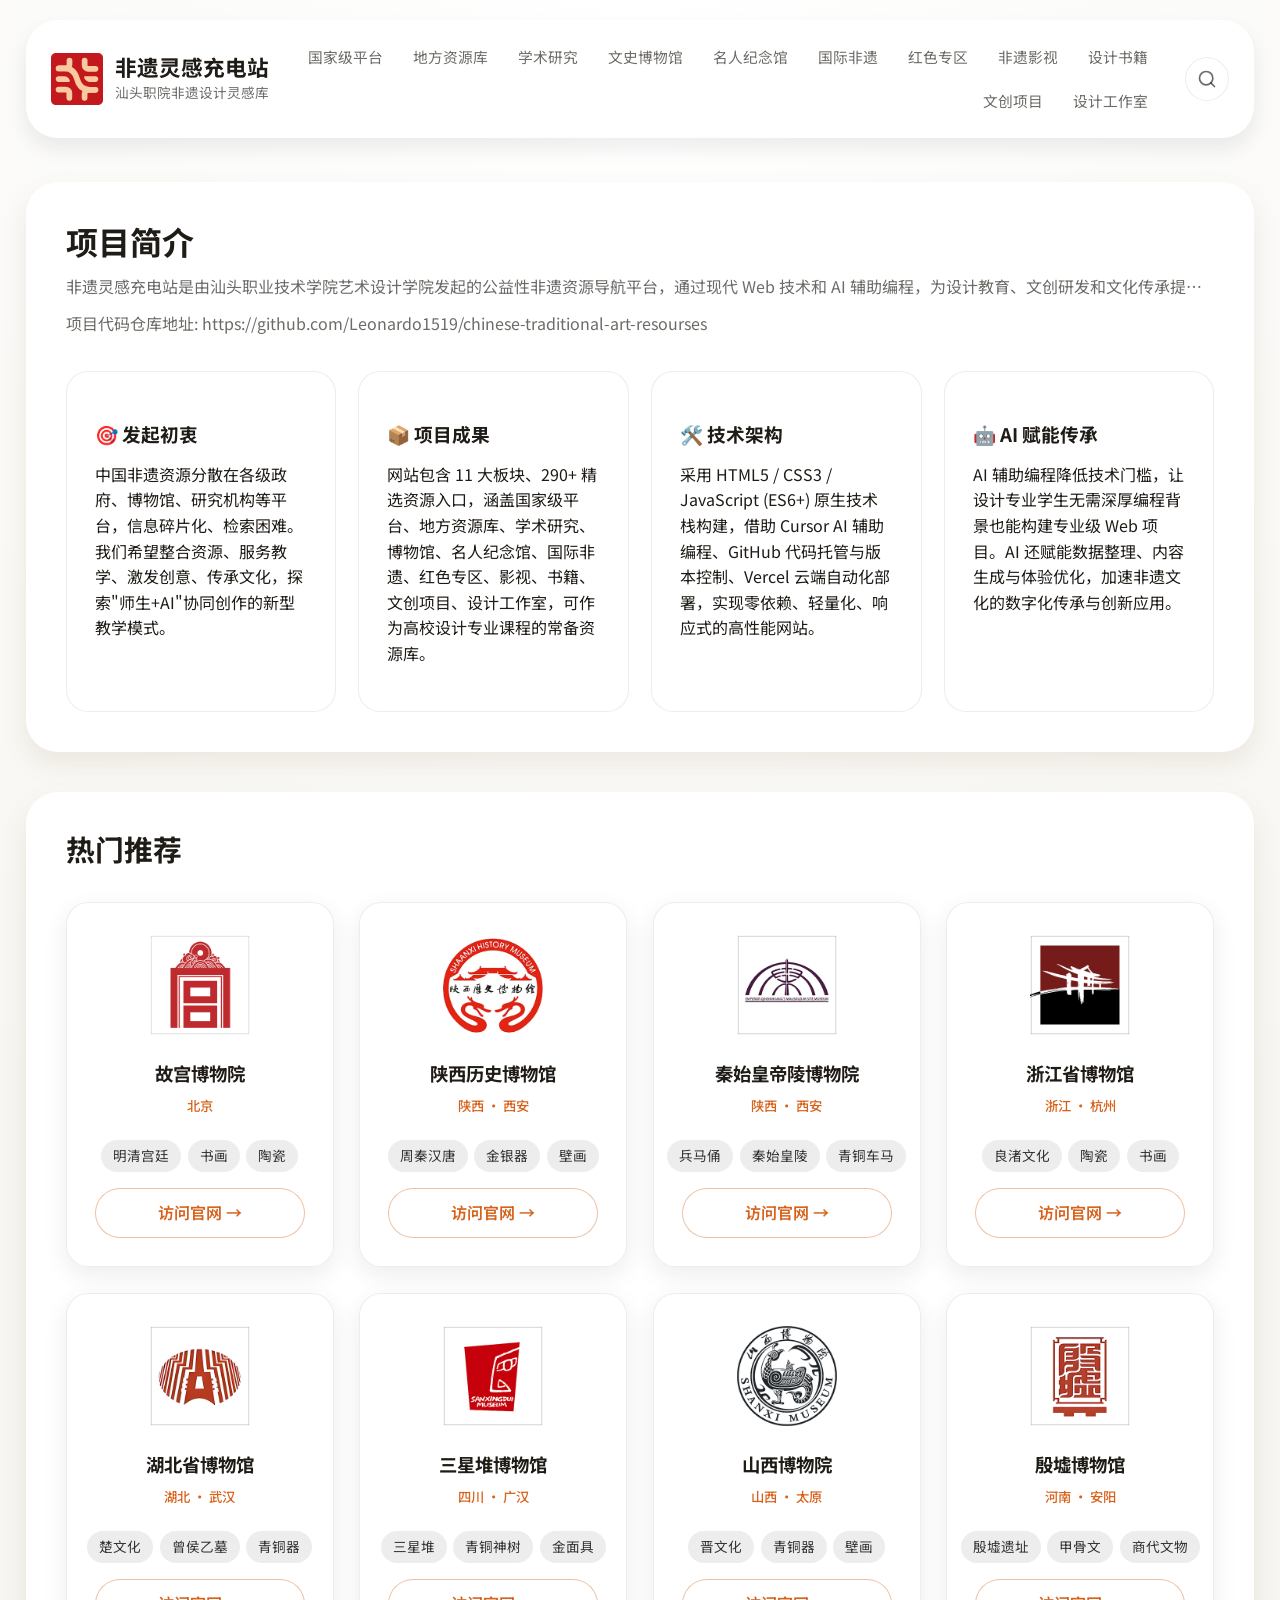
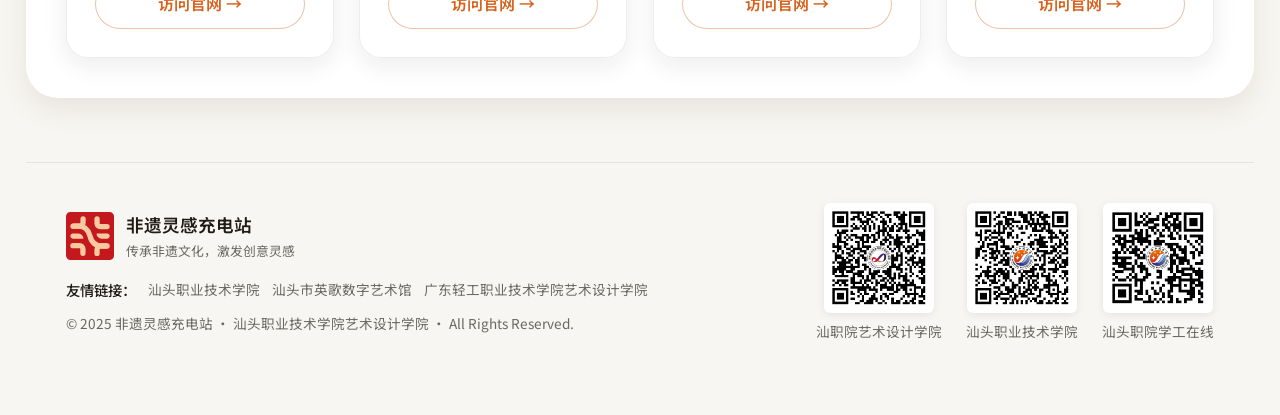
<file: index.html>
<!DOCTYPE html>
<html lang="zh-Hans">
  <head>
    <meta charset="UTF-8" />
    <meta name="viewport" content="width=device-width, initial-scale=1.0" />
    <title>非遗灵感充电站 | 中国传统非遗资源导航</title>
    <meta
      name="description"
      content="非遗灵感充电站汇聚国家级平台、地方特色资源与学术研究机构，为设计教育与非遗创新提供灵感与素材。"
    />
    <link rel="preconnect" href="https://fonts.googleapis.com" />
    <link rel="preconnect" href="https://fonts.gstatic.com" crossorigin />
    <link
      href="https://fonts.googleapis.com/css2?family=Noto+Sans+SC:wght@400;500;600;700&family=Space+Grotesk:wght@500;700&display=swap"
      rel="stylesheet"
    />
    <link rel="stylesheet" href="styles/main.css" />
    <link rel="icon" type="image/png" href="assets/brand/favicon.png" />
    <!-- 预加载关键图片资源 -->
    <link rel="preload" as="image" href="assets/brand/site-logo.svg" />
    <link rel="preload" as="image" href="assets/featured/1-故宫博物院-logo.jpg" />
    <link rel="preload" as="image" href="assets/featured/2-陕西历史博物馆-logo.jpg" />
  </head>
  <body id="page-top" data-page="home">
    <header class="site-header">
      <a class="logo-wrapper" href="index.html" aria-label="返回主页">
        <img src="assets/brand/site-logo.svg" alt="非遗灵感充电站 logo" width="52" height="52" decoding="async" />
        <div class="logo-copy">
          <span class="brand-title">非遗灵感充电站</span>
          <span class="brand-subtitle">汕头职院非遗设计灵感库</span>
        </div>
      </a>
      <nav class="primary-nav" aria-label="主导航">
        <a href="national.html" data-route="national">国家级平台</a>
        <a href="local.html" data-route="local">地方资源库</a>
        <a href="academic.html" data-route="academic">学术研究</a>
        <a href="museum.html" data-route="museum">文史博物馆</a>
        <a href="celebrity.html" data-route="celebrity">名人纪念馆</a>
        <a href="international.html" data-route="international">国际非遗</a>
        <a href="red.html" data-route="red">红色专区</a>
        <a href="film.html" data-route="film">非遗影视</a>
        <a href="books.html" data-route="books">设计书籍</a>
        <a href="design.html" data-route="design">文创项目</a>
        <a href="studio.html" data-route="studio">设计工作室</a>
      </nav>
      <button class="search-trigger" id="searchTrigger" aria-label="搜索">
        <svg width="20" height="20" viewBox="0 0 24 24" fill="none" stroke="currentColor" stroke-width="2" stroke-linecap="round" stroke-linejoin="round">
          <circle cx="11" cy="11" r="8"></circle>
          <path d="M21 21l-4.35-4.35"></path>
        </svg>
      </button>
    </header>

    <main>
      <!-- 项目简介（来自 README 摘要） -->
      <section class="resource-section intro-section" id="intro">
        <div class="section-head">
          <h2>项目简介</h2>
          <p>非遗灵感充电站是由汕头职业技术学院艺术设计学院发起的公益性非遗资源导航平台，通过现代 Web 技术和 AI 辅助编程，为设计教育、文创研发和文化传承提供一站式资源检索服务。</p>
          <p>项目代码仓库地址: <a href="https://github.com/Leonardo1519/chinese-traditional-art-resourses" target="_blank">https://github.com/Leonardo1519/chinese-traditional-art-resourses</a></p>
        </div>
        <div class="overview-grid">
          <article class="overview-card">
            <h3>🎯 发起初衷</h3>
            <p>中国非遗资源分散在各级政府、博物馆、研究机构等平台，信息碎片化、检索困难。我们希望整合资源、服务教学、激发创意、传承文化，探索"师生+AI"协同创作的新型教学模式。</p>
          </article>
          <article class="overview-card">
            <h3>📦 项目成果</h3>
            <p>网站包含 11 大板块、290+ 精选资源入口，涵盖国家级平台、地方资源库、学术研究、博物馆、名人纪念馆、国际非遗、红色专区、影视、书籍、文创项目、设计工作室，可作为高校设计专业课程的常备资源库。</p>
          </article>
          <article class="overview-card">
            <h3>🛠️ 技术架构</h3>
            <p>采用 HTML5 / CSS3 / JavaScript (ES6+) 原生技术栈构建，借助 Cursor AI 辅助编程、GitHub 代码托管与版本控制、Vercel 云端自动化部署，实现零依赖、轻量化、响应式的高性能网站。</p>
          </article>
          <article class="overview-card">
            <h3>🤖 AI 赋能传承</h3>
            <p>AI 辅助编程降低技术门槛，让设计专业学生无需深厚编程背景也能构建专业级 Web 项目。AI 还赋能数据整理、内容生成与体验优化，加速非遗文化的数字化传承与创新应用。</p>
          </article>
        </div>
      </section>

      <section class="resource-section featured-section" id="featured">
        <div class="section-head featured-head">
          <div class="section-title">
            <h2>热门推荐</h2>
          </div>
        </div>

        <div class="resource-grid featured-grid" id="featured-grid">
          <!-- 故宫博物院 -->
          <a class="resource-card featured-card" href="https://www.dpm.org.cn/Home.html" target="_blank" rel="noreferrer">
            <div class="card-media">
              <img class="resource-logo" src="assets/featured/1-The Palace Museum-logo.jpg" alt="故宫博物院" width="100" height="100" decoding="async" loading="eager" />
            </div>
            <div class="resource-meta">
              <h3>故宫博物院</h3>
              <small>北京</small>
            </div>
            <div class="tags-row">
              <span class="chip">明清宫廷</span>
              <span class="chip">书画</span>
              <span class="chip">陶瓷</span>
            </div>
            <div class="card-actions">
              <span class="card-link">访问官网 →</span>
            </div>
          </a>

          <!-- 陕西历史博物馆 -->
          <a class="resource-card featured-card" href="https://www.sxhm.com/index.html" target="_blank" rel="noreferrer">
            <div class="card-media">
              <img class="resource-logo" src="assets/featured/2-Shanxi History Museum-logo.jpg" alt="陕西历史博物馆" width="100" height="100" decoding="async" loading="eager" />
            </div>
            <div class="resource-meta">
              <h3>陕西历史博物馆</h3>
              <small>陕西 · 西安</small>
            </div>
            <div class="tags-row">
              <span class="chip">周秦汉唐</span>
              <span class="chip">金银器</span>
              <span class="chip">壁画</span>
            </div>
            <div class="card-actions">
              <span class="card-link">访问官网 →</span>
            </div>
          </a>

          <!-- 秦始皇帝陵博物院 -->
          <a class="resource-card featured-card" href="https://bmy.com.cn/" target="_blank" rel="noreferrer">
            <div class="card-media">
              <img class="resource-logo" src="assets/featured/3-Emperor QinShiHuang's Mausoleum Site Museum-logo.jpg" alt="秦始皇帝陵博物院" width="100" height="100" decoding="async" loading="lazy" />
            </div>
            <div class="resource-meta">
              <h3>秦始皇帝陵博物院</h3>
              <small>陕西 · 西安</small>
            </div>
            <div class="tags-row">
              <span class="chip">兵马俑</span>
              <span class="chip">秦始皇陵</span>
              <span class="chip">青铜车马</span>
            </div>
            <div class="card-actions">
              <span class="card-link">访问官网 →</span>
            </div>
          </a>

          <!-- 浙江省博物馆 -->
          <a class="resource-card featured-card" href="https://www.zhejiangmuseum.com/cn/#/" target="_blank" rel="noreferrer">
            <div class="card-media">
              <img class="resource-logo" src="assets/featured/4-ZheJiang Museum-logo.jpg" alt="浙江省博物馆" width="100" height="100" decoding="async" loading="lazy" />
            </div>
            <div class="resource-meta">
              <h3>浙江省博物馆</h3>
              <small>浙江 · 杭州</small>
            </div>
            <div class="tags-row">
              <span class="chip">良渚文化</span>
              <span class="chip">陶瓷</span>
              <span class="chip">书画</span>
            </div>
            <div class="card-actions">
              <span class="card-link">访问官网 →</span>
            </div>
          </a>

          <!-- 湖北省博物馆 -->
          <a class="resource-card featured-card" href="https://www.hbww.org.cn/home/index.html" target="_blank" rel="noreferrer">
            <div class="card-media">
              <img class="resource-logo" src="assets/featured/5-Hubei Museum-logo.jpg" alt="湖北省博物馆" width="100" height="100" decoding="async" loading="lazy" />
            </div>
            <div class="resource-meta">
              <h3>湖北省博物馆</h3>
              <small>湖北 · 武汉</small>
            </div>
            <div class="tags-row">
              <span class="chip">楚文化</span>
              <span class="chip">曾侯乙墓</span>
              <span class="chip">青铜器</span>
            </div>
            <div class="card-actions">
              <span class="card-link">访问官网 →</span>
            </div>
          </a>

          <!-- 三星堆博物馆 -->
          <a class="resource-card featured-card" href="https://www.sxd.cn/" target="_blank" rel="noreferrer">
            <div class="card-media">
              <img class="resource-logo" src="assets/featured/6-SanXingDui Museum-logo.jpg" alt="三星堆博物馆" width="100" height="100" decoding="async" loading="lazy" />
            </div>
            <div class="resource-meta">
              <h3>三星堆博物馆</h3>
              <small>四川 · 广汉</small>
            </div>
            <div class="tags-row">
              <span class="chip">三星堆</span>
              <span class="chip">青铜神树</span>
              <span class="chip">金面具</span>
            </div>
            <div class="card-actions">
              <span class="card-link">访问官网 →</span>
            </div>
          </a>

          <!-- 山西博物院 -->
          <a class="resource-card featured-card" href="https://www.shanximuseum.com.cn/" target="_blank" rel="noreferrer">
            <div class="card-media">
              <img class="resource-logo" src="assets/featured/7-Shanxi Museum-logo.jpg" alt="山西博物院" width="100" height="100" decoding="async" loading="lazy" />
            </div>
            <div class="resource-meta">
              <h3>山西博物院</h3>
              <small>山西 · 太原</small>
            </div>
            <div class="tags-row">
              <span class="chip">晋文化</span>
              <span class="chip">青铜器</span>
              <span class="chip">壁画</span>
            </div>
            <div class="card-actions">
              <span class="card-link">访问官网 →</span>
            </div>
          </a>

          <!-- 殷墟博物馆 -->
          <a class="resource-card featured-card" href="https://www.ayyx.com/" target="_blank" rel="noreferrer">
            <div class="card-media">
              <img class="resource-logo" src="assets/featured/8-Yinxu Museum-logo.jpg" alt="殷墟博物馆" width="100" height="100" decoding="async" loading="lazy" />
            </div>
            <div class="resource-meta">
              <h3>殷墟博物馆</h3>
              <small>河南 · 安阳</small>
            </div>
            <div class="tags-row">
              <span class="chip">殷墟遗址</span>
              <span class="chip">甲骨文</span>
              <span class="chip">商代文物</span>
            </div>
            <div class="card-actions">
              <span class="card-link">访问官网 →</span>
            </div>
          </a>
        </div>
      </section>
    </main>

    <!-- 搜索弹窗 -->
    <div class="search-overlay" id="searchOverlay">
      <div class="search-modal">
        <div class="search-header">
          <div class="search-input-wrapper">
            <svg class="search-icon" width="22" height="22" viewBox="0 0 24 24" fill="none" stroke="currentColor" stroke-width="2" stroke-linecap="round" stroke-linejoin="round">
              <circle cx="11" cy="11" r="8"></circle>
              <path d="M21 21l-4.35-4.35"></path>
            </svg>
            <input type="text" class="search-input" id="searchInput" placeholder="搜索资源、博物馆、非遗项目..." autocomplete="off" />
          </div>
          <button class="search-close" id="searchClose" aria-label="关闭搜索">
            <svg width="24" height="24" viewBox="0 0 24 24" fill="none" stroke="currentColor" stroke-width="2" stroke-linecap="round" stroke-linejoin="round">
              <path d="M18 6L6 18"></path>
              <path d="M6 6l12 12"></path>
            </svg>
          </button>
        </div>
        <div class="search-results" id="searchResults">
          <div class="search-placeholder">
            <svg width="48" height="48" viewBox="0 0 24 24" fill="none" stroke="currentColor" stroke-width="1.5" stroke-linecap="round" stroke-linejoin="round">
              <circle cx="11" cy="11" r="8"></circle>
              <path d="M21 21l-4.35-4.35"></path>
            </svg>
            <p>输入关键词搜索全站资源</p>
            <span>支持搜索：资源名称、描述、标签</span>
          </div>
        </div>
      </div>
    </div>

    <a class="scroll-top-btn" href="#page-top" aria-label="返回顶部">↑</a>

    <footer class="site-footer">
      <div class="footer-left">
        <div class="footer-brand">
          <img src="assets/brand/favicon.svg" alt="非遗灵感充电站" width="48" height="48" decoding="async" loading="lazy" />
          <div class="footer-brand-text">
            <span class="name">非遗灵感充电站</span>
            <span class="slogan">传承非遗文化，激发创意灵感</span>
          </div>
        </div>
        <div class="footer-friend-links">
          <span class="label">友情链接：</span>
          <a href="https://www.stpt.edu.cn/" target="_blank" rel="noreferrer">汕头职业技术学院</a>
          <a href="https://www.stpt.edu.cn/yinggewu/" target="_blank" rel="noreferrer">汕头市英歌数字艺术馆</a>
          <a href="https://yssj.gdqy.edu.cn/" target="_blank" rel="noreferrer">广东轻工职业技术学院艺术设计学院</a>
        </div>
        <p>© 2025 非遗灵感充电站 · 汕头职业技术学院艺术设计学院 · All Rights Reserved.</p>
      </div>
      <div class="footer-qrcode">
        <div class="qrcode-item">
          <img src="assets/qrcode/1-stptArt-QR.png" alt="汕职院艺术设计学院公众号" width="110" height="110" decoding="async" loading="lazy" />
          <span>汕职院艺术设计学院</span>
        </div>
        <div class="qrcode-item">
          <img src="assets/qrcode/2-stpt-QR.png" alt="汕头职业技术学院公众号" width="110" height="110" decoding="async" loading="lazy" />
          <span>汕头职业技术学院</span>
        </div>
        <div class="qrcode-item">
          <img src="assets/qrcode/3-stptArtOnline-QR.png" alt="汕头职院学工在线公众号" width="110" height="110" decoding="async" loading="lazy" />
          <span>汕头职院学工在线</span>
        </div>
      </div>
    </footer>

    <script type="module" src="scripts/main.js"></script>
  </body>
</html>
</file>
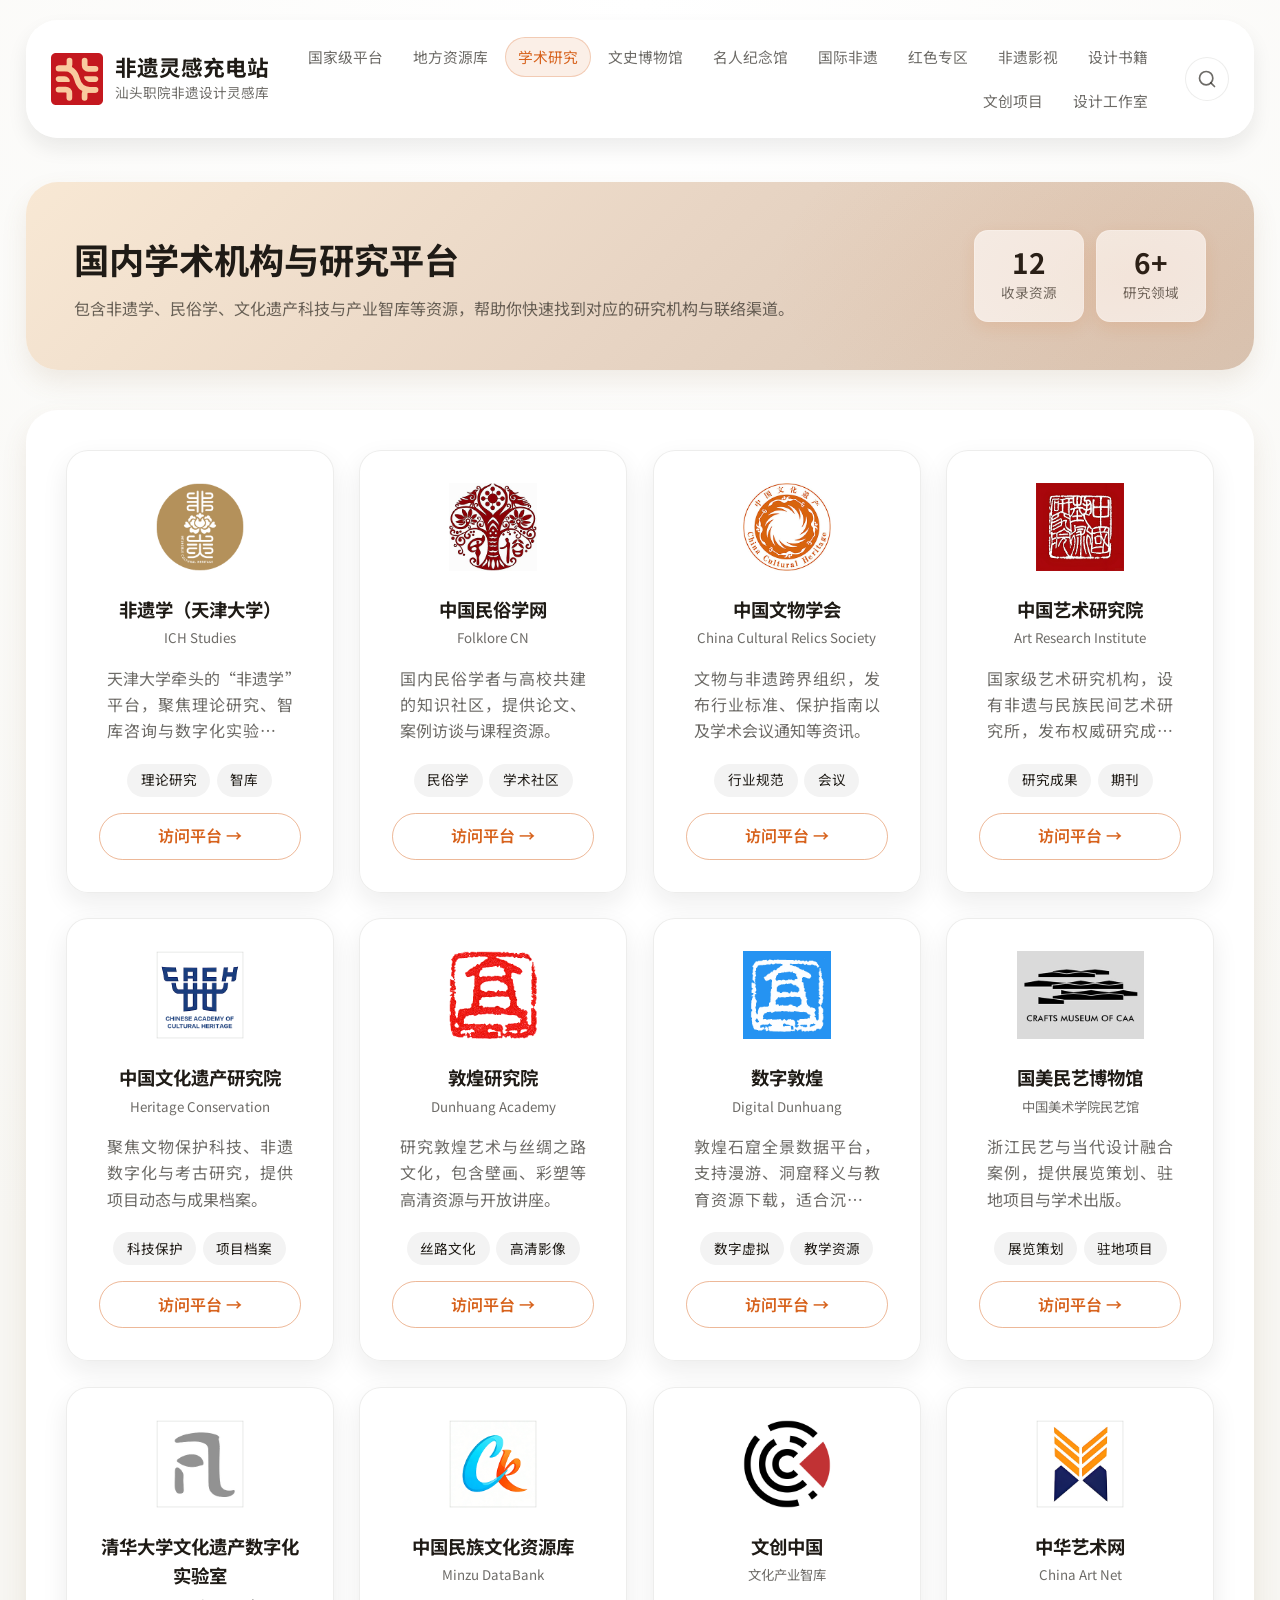
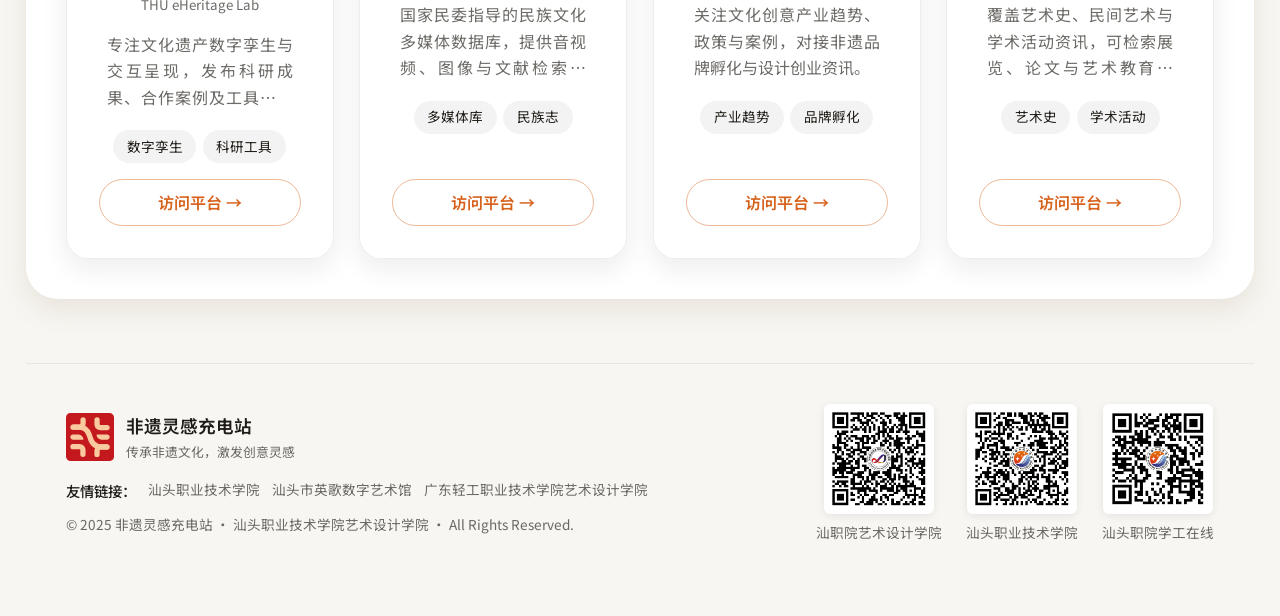
<file: academic.html>
<!DOCTYPE html>
<html lang="zh-Hans">
  <head>
    <meta charset="UTF-8" />
    <meta name="viewport" content="width=device-width, initial-scale=1.0" />
    <title>国内学术机构与研究平台 | 非遗灵感充电站</title>
    <meta
      name="description"
      content="高校实验室、研究院与行业社团的非遗研究资源，助力论文写作、课程教学与数字化实验。"
    />
    <link rel="preconnect" href="https://fonts.googleapis.com" />
    <link rel="preconnect" href="https://fonts.gstatic.com" crossorigin />
    <link
      href="https://fonts.googleapis.com/css2?family=Noto+Sans+SC:wght@400;500;600;700&family=Space+Grotesk:wght@500;700&display=swap"
      rel="stylesheet"
    />
    <link rel="stylesheet" href="styles/main.css" />
    <link rel="icon" type="image/png" href="assets/brand/favicon.png" />
    <!-- 预加载关键图片资源 -->
    <link rel="preload" as="image" href="assets/brand/site-logo.svg" />
  </head>
  <body id="page-top" data-page="academic">
    <header class="site-header">
      <a class="logo-wrapper" href="index.html" aria-label="返回主页">
        <img src="assets/brand/site-logo.svg" alt="非遗灵感充电站 logo" width="52" height="52" decoding="async" />
        <div class="logo-copy">
          <span class="brand-title">非遗灵感充电站</span>
          <span class="brand-subtitle">汕头职院非遗设计灵感库</span>
        </div>
      </a>
      <nav class="primary-nav" aria-label="主导航">
        <a href="national.html" data-route="national">国家级平台</a>
        <a href="local.html" data-route="local">地方资源库</a>
        <a href="academic.html" data-route="academic">学术研究</a>
        <a href="museum.html" data-route="museum">文史博物馆</a>
        <a href="celebrity.html" data-route="celebrity">名人纪念馆</a>
        <a href="international.html" data-route="international">国际非遗</a>
        <a href="red.html" data-route="red">红色专区</a>
        <a href="film.html" data-route="film">非遗影视</a>
        <a href="books.html" data-route="books">设计书籍</a>
        <a href="design.html" data-route="design">文创项目</a>
        <a href="studio.html" data-route="studio">设计工作室</a>
      </nav>
      <button class="search-trigger" id="searchTrigger" aria-label="搜索">
        <svg width="20" height="20" viewBox="0 0 24 24" fill="none" stroke="currentColor" stroke-width="2" stroke-linecap="round" stroke-linejoin="round">
          <circle cx="11" cy="11" r="8"></circle>
          <path d="M21 21l-4.35-4.35"></path>
        </svg>
      </button>
    </header>

    <main>
      <section class="section-hero museum-hero">
        <div class="hero-content">
          <h1>国内学术机构与研究平台</h1>
          <p class="lead hero-single-line">
            包含非遗学、民俗学、文化遗产科技与产业智库等资源，帮助你快速找到对应的研究机构与联络渠道。
          </p>
        </div>
        <div class="hero-metrics-inline">
          <div>
            <strong data-count-for="academic">0</strong>
            <span>收录资源</span>
          </div>
          <div>
            <strong>6+</strong>
            <span>研究领域</span>
          </div>
        </div>
      </section>

      <section
        class="resource-section"
        id="academic"
        data-section-id="academic"
      >
        <div class="resource-grid" data-grid="academic"></div>
      </section>
    </main>

    <!-- 搜索弹窗 -->
    <div class="search-overlay" id="searchOverlay">
      <div class="search-modal">
        <div class="search-header">
          <div class="search-input-wrapper">
            <svg class="search-icon" width="22" height="22" viewBox="0 0 24 24" fill="none" stroke="currentColor" stroke-width="2" stroke-linecap="round" stroke-linejoin="round">
              <circle cx="11" cy="11" r="8"></circle>
              <path d="M21 21l-4.35-4.35"></path>
            </svg>
            <input type="text" class="search-input" id="searchInput" placeholder="搜索资源、博物馆、非遗项目..." autocomplete="off" />
            <kbd class="search-kbd">ESC</kbd>
          </div>
          <button class="search-close" id="searchClose" aria-label="关闭搜索">
            <svg width="24" height="24" viewBox="0 0 24 24" fill="none" stroke="currentColor" stroke-width="2" stroke-linecap="round" stroke-linejoin="round">
              <path d="M18 6L6 18"></path>
              <path d="M6 6l12 12"></path>
            </svg>
          </button>
        </div>
        <div class="search-results" id="searchResults">
          <div class="search-placeholder">
            <svg width="48" height="48" viewBox="0 0 24 24" fill="none" stroke="currentColor" stroke-width="1.5" stroke-linecap="round" stroke-linejoin="round">
              <circle cx="11" cy="11" r="8"></circle>
              <path d="M21 21l-4.35-4.35"></path>
            </svg>
            <p>输入关键词搜索全站资源</p>
            <span>支持搜索：资源名称、描述、标签</span>
          </div>
        </div>
      </div>
    </div>

    <a class="scroll-top-btn" href="#page-top" aria-label="返回顶部">↑</a>

    <footer class="site-footer">
      <div class="footer-left">
        <div class="footer-brand">
          <img src="assets/brand/favicon.svg" alt="非遗灵感充电站" width="48" height="48" decoding="async" loading="lazy" />
          <div class="footer-brand-text">
            <span class="name">非遗灵感充电站</span>
            <span class="slogan">传承非遗文化，激发创意灵感</span>
          </div>
        </div>
        <div class="footer-friend-links">
          <span class="label">友情链接：</span>
          <a href="https://www.stpt.edu.cn/" target="_blank" rel="noreferrer">汕头职业技术学院</a>
          <a href="https://www.stpt.edu.cn/yinggewu/" target="_blank" rel="noreferrer">汕头市英歌数字艺术馆</a>
          <a href="https://yssj.gdqy.edu.cn/" target="_blank" rel="noreferrer">广东轻工职业技术学院艺术设计学院</a>
        </div>
        <p>© 2025 非遗灵感充电站 · 汕头职业技术学院艺术设计学院 · All Rights Reserved.</p>
      </div>
      <div class="footer-qrcode">
        <div class="qrcode-item">
          <img src="assets/qrcode/1-stptArt-QR.png" alt="汕职院艺术设计学院公众号" width="110" height="110" decoding="async" loading="lazy" />
          <span>汕职院艺术设计学院</span>
        </div>
        <div class="qrcode-item">
          <img src="assets/qrcode/2-stpt-QR.png" alt="汕头职业技术学院公众号" width="110" height="110" decoding="async" loading="lazy" />
          <span>汕头职业技术学院</span>
        </div>
        <div class="qrcode-item">
          <img src="assets/qrcode/3-stptArtOnline-QR.png" alt="汕头职院学工在线公众号" width="110" height="110" decoding="async" loading="lazy" />
          <span>汕头职院学工在线</span>
        </div>
      </div>
    </footer>

    <script type="module" src="scripts/main.js"></script>
  </body>
</html>
</file>
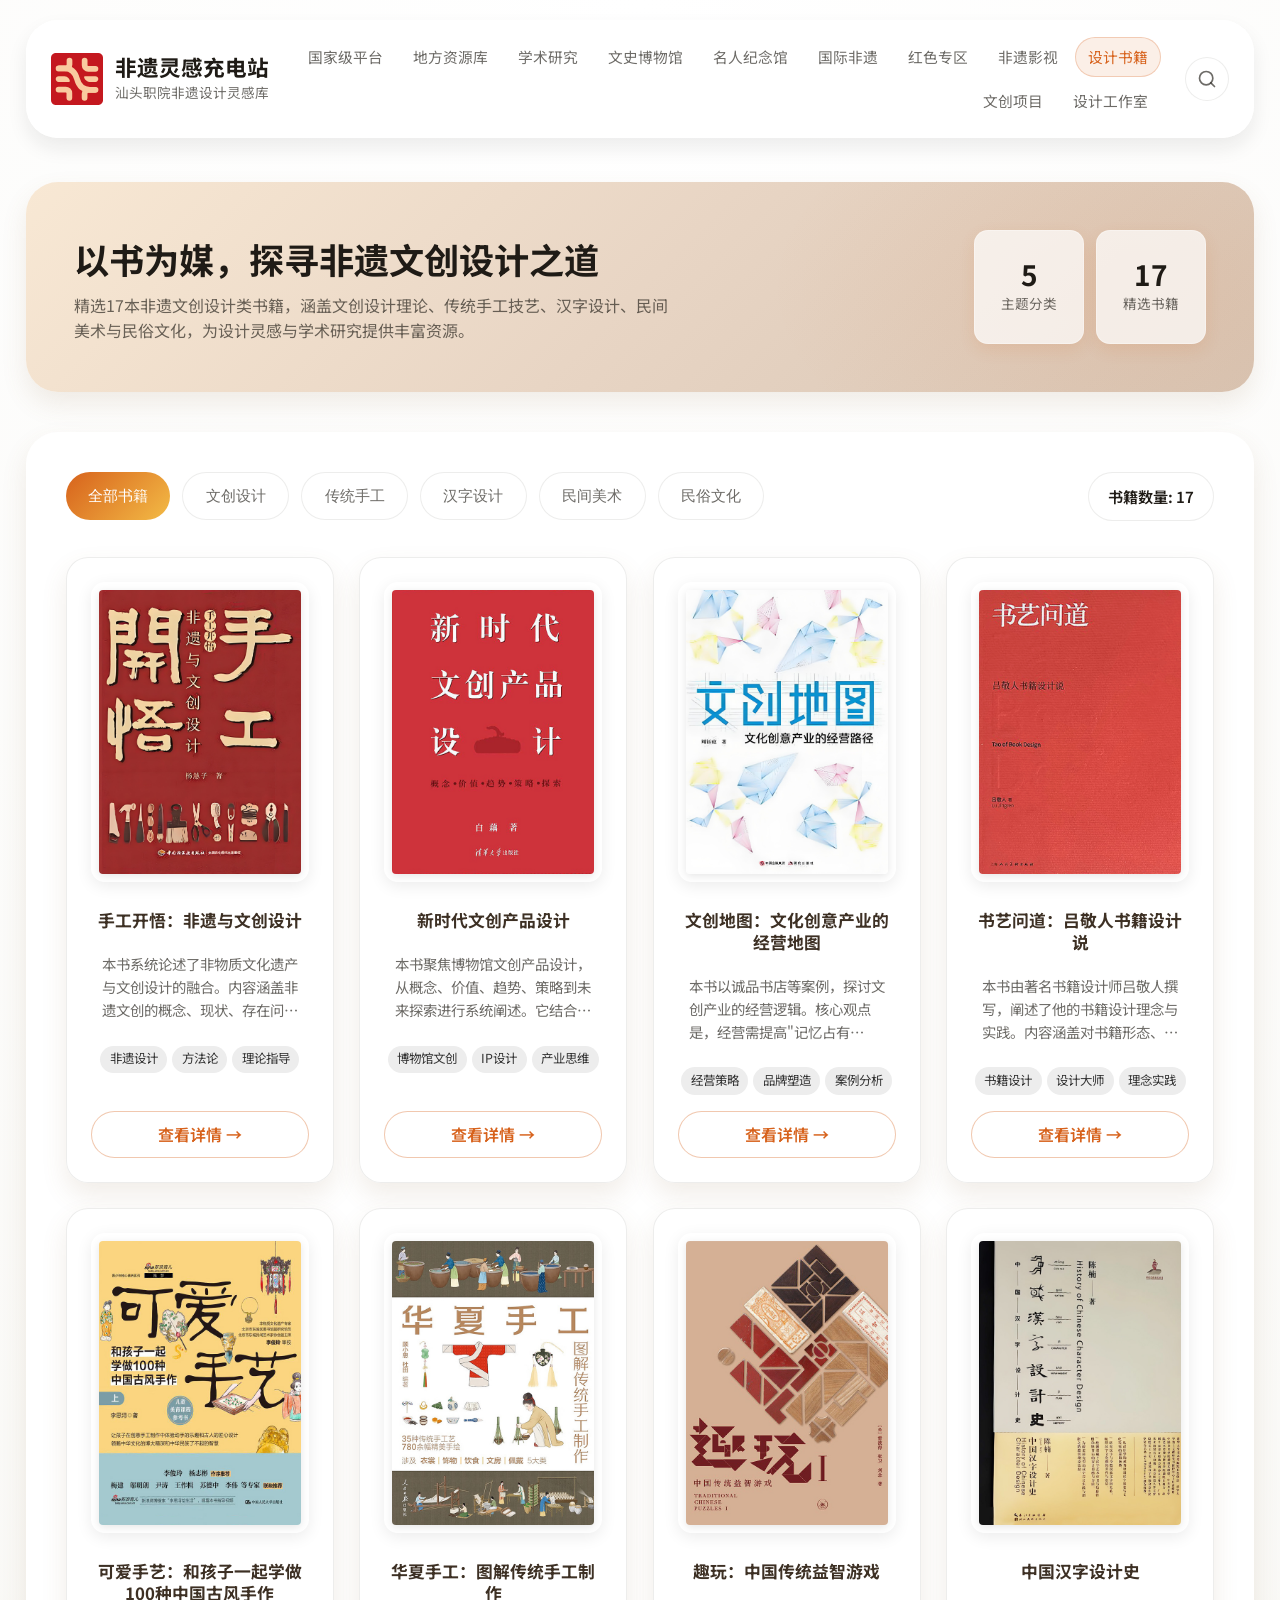
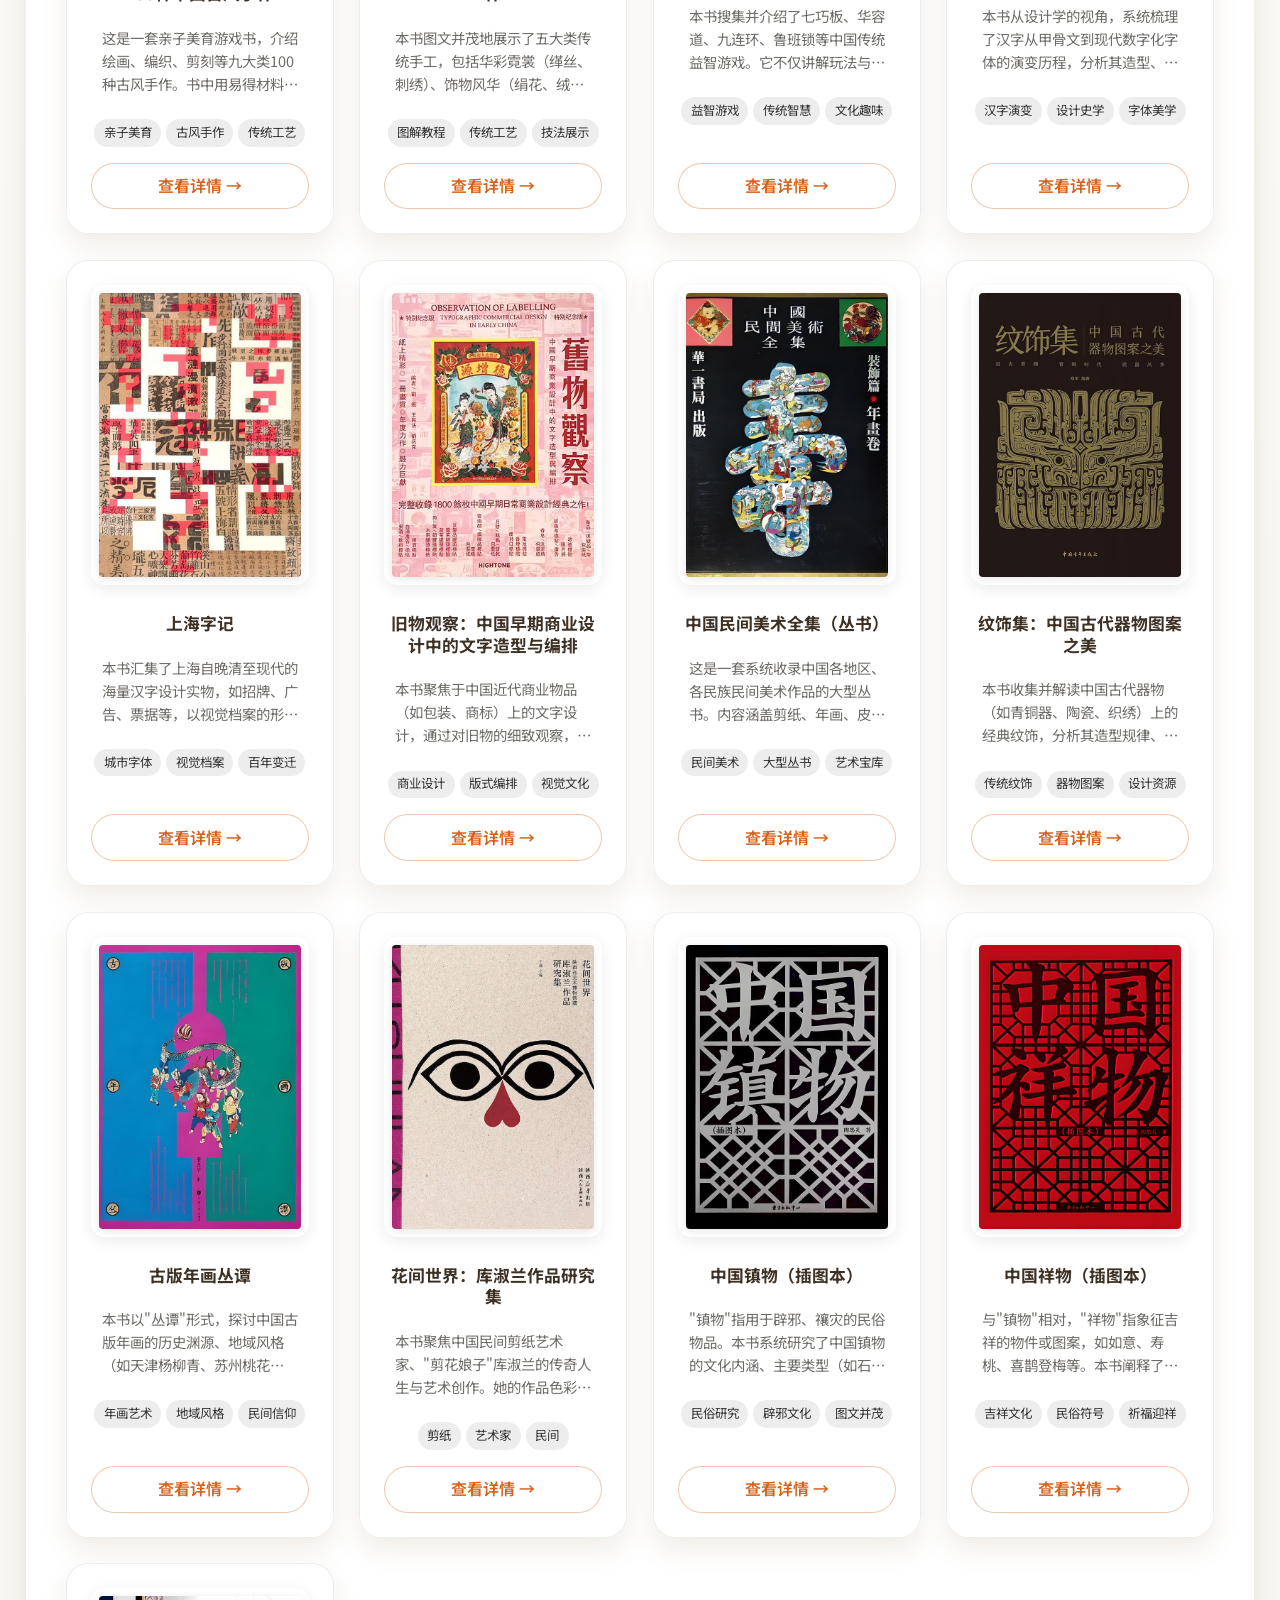
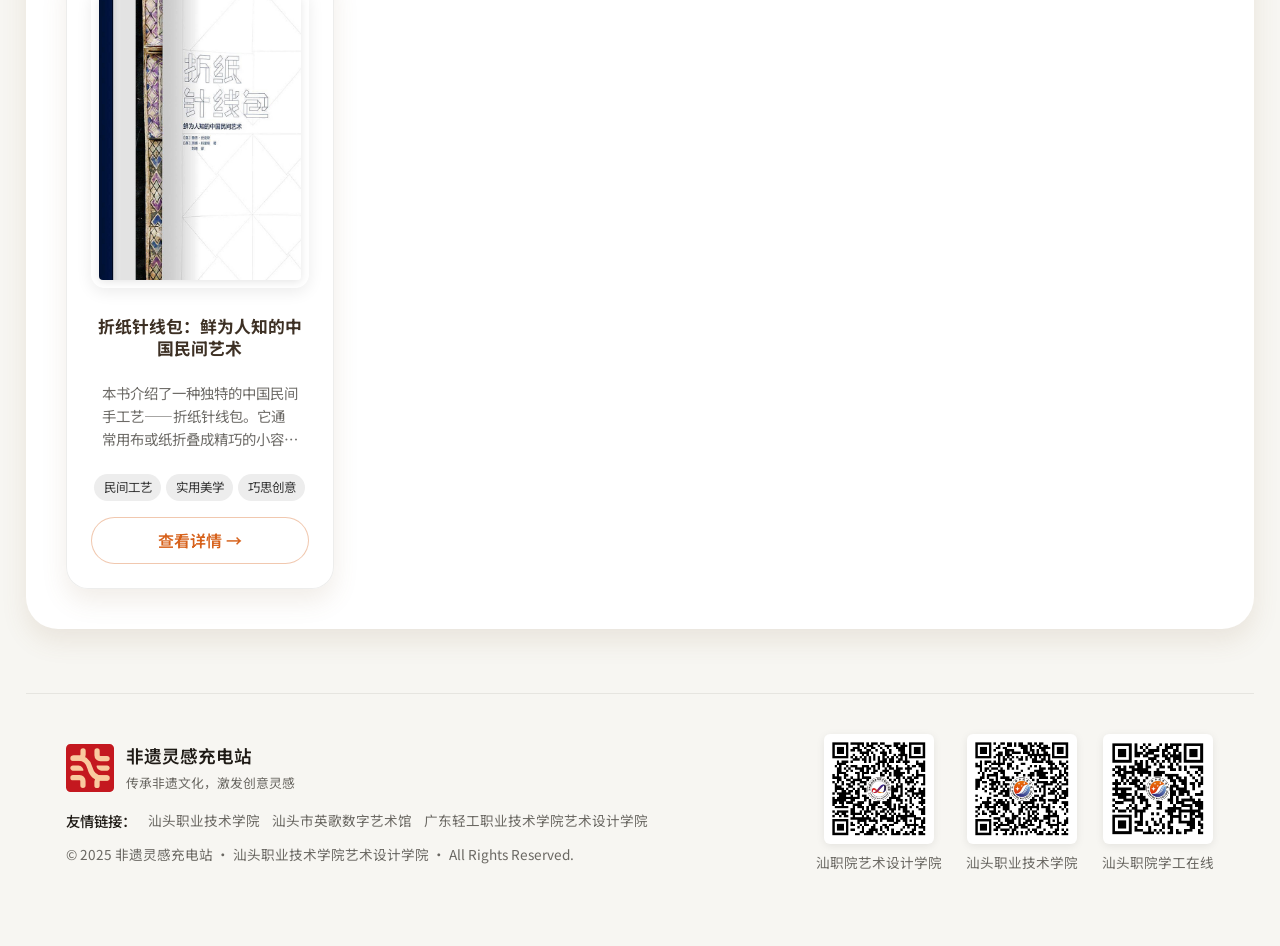
<file: books.html>
<!DOCTYPE html>
<html lang="zh-Hans">
  <head>
    <meta charset="UTF-8" />
    <meta name="viewport" content="width=device-width, initial-scale=1.0" />
    <title>非遗文创设计类书籍 | 非遗灵感充电站</title>
    <meta
      name="description"
      content="精选非遗文创设计类书籍，涵盖文创设计方法、传统手工技艺、汉字设计、民间美术与民俗文化，为设计灵感与研究提供丰富资源。"
    />
    <link rel="preconnect" href="https://fonts.googleapis.com" />
    <link rel="preconnect" href="https://fonts.gstatic.com" crossorigin />
    <link
      href="https://fonts.googleapis.com/css2?family=Noto+Sans+SC:wght@400;500;600;700&family=Space+Grotesk:wght@500;700&display=swap"
      rel="stylesheet"
    />
    <link rel="stylesheet" href="styles/main.css" />
    <link rel="icon" type="image/png" href="assets/brand/favicon.png" />
    <!-- 预加载关键图片资源 -->
    <link rel="preload" as="image" href="assets/brand/site-logo.svg" />
  </head>
  <body id="page-top" data-page="books">
    <header class="site-header">
      <a class="logo-wrapper" href="index.html" aria-label="返回主页">
        <img src="assets/brand/site-logo.svg" alt="非遗灵感充电站 logo" width="52" height="52" decoding="async" />
        <div class="logo-copy">
          <span class="brand-title">非遗灵感充电站</span>
          <span class="brand-subtitle">汕头职院非遗设计灵感库</span>
        </div>
      </a>
      <nav class="primary-nav" aria-label="主导航">
        <a href="national.html" data-route="national">国家级平台</a>
        <a href="local.html" data-route="local">地方资源库</a>
        <a href="academic.html" data-route="academic">学术研究</a>
        <a href="museum.html" data-route="museum">文史博物馆</a>
        <a href="celebrity.html" data-route="celebrity">名人纪念馆</a>
        <a href="international.html" data-route="international">国际非遗</a>
        <a href="red.html" data-route="red">红色专区</a>
        <a href="film.html" data-route="film">非遗影视</a>
        <a href="books.html" data-route="books">设计书籍</a>
        <a href="design.html" data-route="design">文创项目</a>
        <a href="studio.html" data-route="studio">设计工作室</a>
      </nav>
      <button class="search-trigger" id="searchTrigger" aria-label="搜索">
        <svg width="20" height="20" viewBox="0 0 24 24" fill="none" stroke="currentColor" stroke-width="2" stroke-linecap="round" stroke-linejoin="round">
          <circle cx="11" cy="11" r="8"></circle>
          <path d="M21 21l-4.35-4.35"></path>
        </svg>
      </button>
    </header>

    <main>
      <section class="books-hero" id="books-hero">
        <div class="books-hero-content">
          <div class="books-hero-header">
            <div class="hero-text-group">
              <h1>以书为媒，探寻非遗文创设计之道</h1>
              <p class="lead">
                精选17本非遗文创设计类书籍，涵盖文创设计理论、传统手工技艺、汉字设计、民间美术与民俗文化，为设计灵感与学术研究提供丰富资源。
              </p>
            </div>
            <div class="hero-metrics-inline">
              <div>
                <strong>5</strong>
                <span>主题分类</span>
              </div>
              <div>
                <strong id="books-total-count">17</strong>
                <span>精选书籍</span>
              </div>
            </div>
          </div>
        </div>
      </section>

      <section class="resource-section books-section" id="books">
        <div class="section-head books-head">
          <div class="books-head-actions" role="toolbar" aria-label="书籍分类筛选">
            <div class="filter-scroll-wrapper">
              <div class="books-category-tabs" id="books-category-tabs">
                <!-- 分类按钮由JS动态生成 -->
              </div>
            </div>
            <span class="books-count-pill books-category-tab" id="current-books-count">书籍数量: 0</span>
          </div>
        </div>

        <div class="resource-grid books-grid" id="books-grid">
          <!-- 书籍卡片由JS动态生成 -->
        </div>
      </section>
    </main>

    <!-- 搜索弹窗 -->
    <div class="search-overlay" id="searchOverlay">
      <div class="search-modal">
        <div class="search-header">
          <div class="search-input-wrapper">
            <svg class="search-icon" width="22" height="22" viewBox="0 0 24 24" fill="none" stroke="currentColor" stroke-width="2" stroke-linecap="round" stroke-linejoin="round">
              <circle cx="11" cy="11" r="8"></circle>
              <path d="M21 21l-4.35-4.35"></path>
            </svg>
            <input type="text" class="search-input" id="searchInput" placeholder="搜索资源、博物馆、非遗项目..." autocomplete="off" />
            <kbd class="search-kbd">ESC</kbd>
          </div>
          <button class="search-close" id="searchClose" aria-label="关闭搜索">
            <svg width="24" height="24" viewBox="0 0 24 24" fill="none" stroke="currentColor" stroke-width="2" stroke-linecap="round" stroke-linejoin="round">
              <path d="M18 6L6 18"></path>
              <path d="M6 6l12 12"></path>
            </svg>
          </button>
        </div>
        <div class="search-results" id="searchResults">
          <div class="search-placeholder">
            <svg width="48" height="48" viewBox="0 0 24 24" fill="none" stroke="currentColor" stroke-width="1.5" stroke-linecap="round" stroke-linejoin="round">
              <circle cx="11" cy="11" r="8"></circle>
              <path d="M21 21l-4.35-4.35"></path>
            </svg>
            <p>输入关键词搜索全站资源</p>
            <span>支持搜索：资源名称、描述、标签</span>
          </div>
        </div>
      </div>
    </div>

    <a class="scroll-top-btn" href="#page-top" aria-label="返回顶部">↑</a>

    <footer class="site-footer">
      <div class="footer-left">
        <div class="footer-brand">
          <img src="assets/brand/favicon.svg" alt="非遗灵感充电站" width="48" height="48" decoding="async" loading="lazy" />
          <div class="footer-brand-text">
            <span class="name">非遗灵感充电站</span>
            <span class="slogan">传承非遗文化，激发创意灵感</span>
          </div>
        </div>
        <div class="footer-friend-links">
          <span class="label">友情链接：</span>
          <a href="https://www.stpt.edu.cn/" target="_blank" rel="noreferrer">汕头职业技术学院</a>
          <a href="https://www.stpt.edu.cn/yinggewu/" target="_blank" rel="noreferrer">汕头市英歌数字艺术馆</a>
          <a href="https://yssj.gdqy.edu.cn/" target="_blank" rel="noreferrer">广东轻工职业技术学院艺术设计学院</a>
        </div>
        <p>© 2025 非遗灵感充电站 · 汕头职业技术学院艺术设计学院 · All Rights Reserved.</p>
      </div>
      <div class="footer-qrcode">
        <div class="qrcode-item">
          <img src="assets/qrcode/1-stptArt-QR.png" alt="汕职院艺术设计学院公众号" width="110" height="110" decoding="async" loading="lazy" />
          <span>汕职院艺术设计学院</span>
        </div>
        <div class="qrcode-item">
          <img src="assets/qrcode/2-stpt-QR.png" alt="汕头职业技术学院公众号" width="110" height="110" decoding="async" loading="lazy" />
          <span>汕头职业技术学院</span>
        </div>
        <div class="qrcode-item">
          <img src="assets/qrcode/3-stptArtOnline-QR.png" alt="汕头职院学工在线公众号" width="110" height="110" decoding="async" loading="lazy" />
          <span>汕头职院学工在线</span>
        </div>
      </div>
    </footer>

    <script type="module" src="scripts/main.js"></script>
  </body>
</html>
</file>
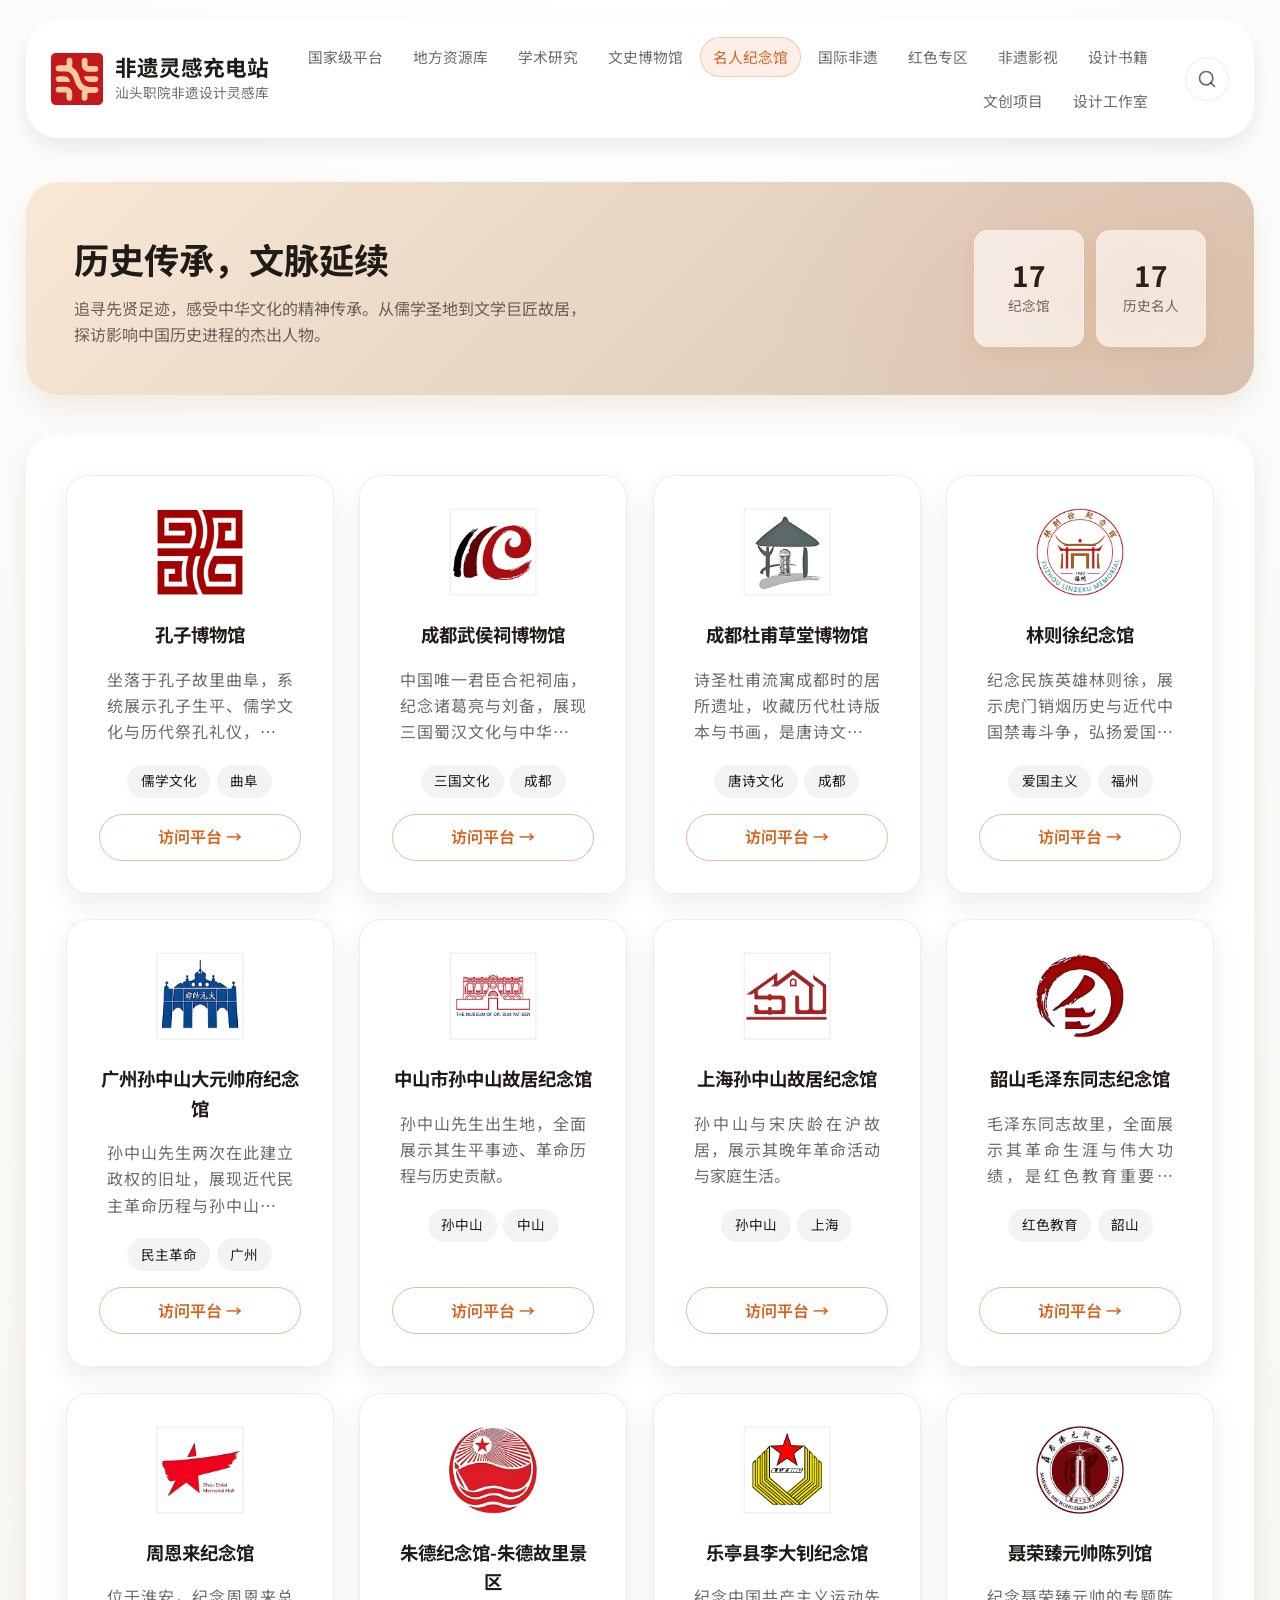
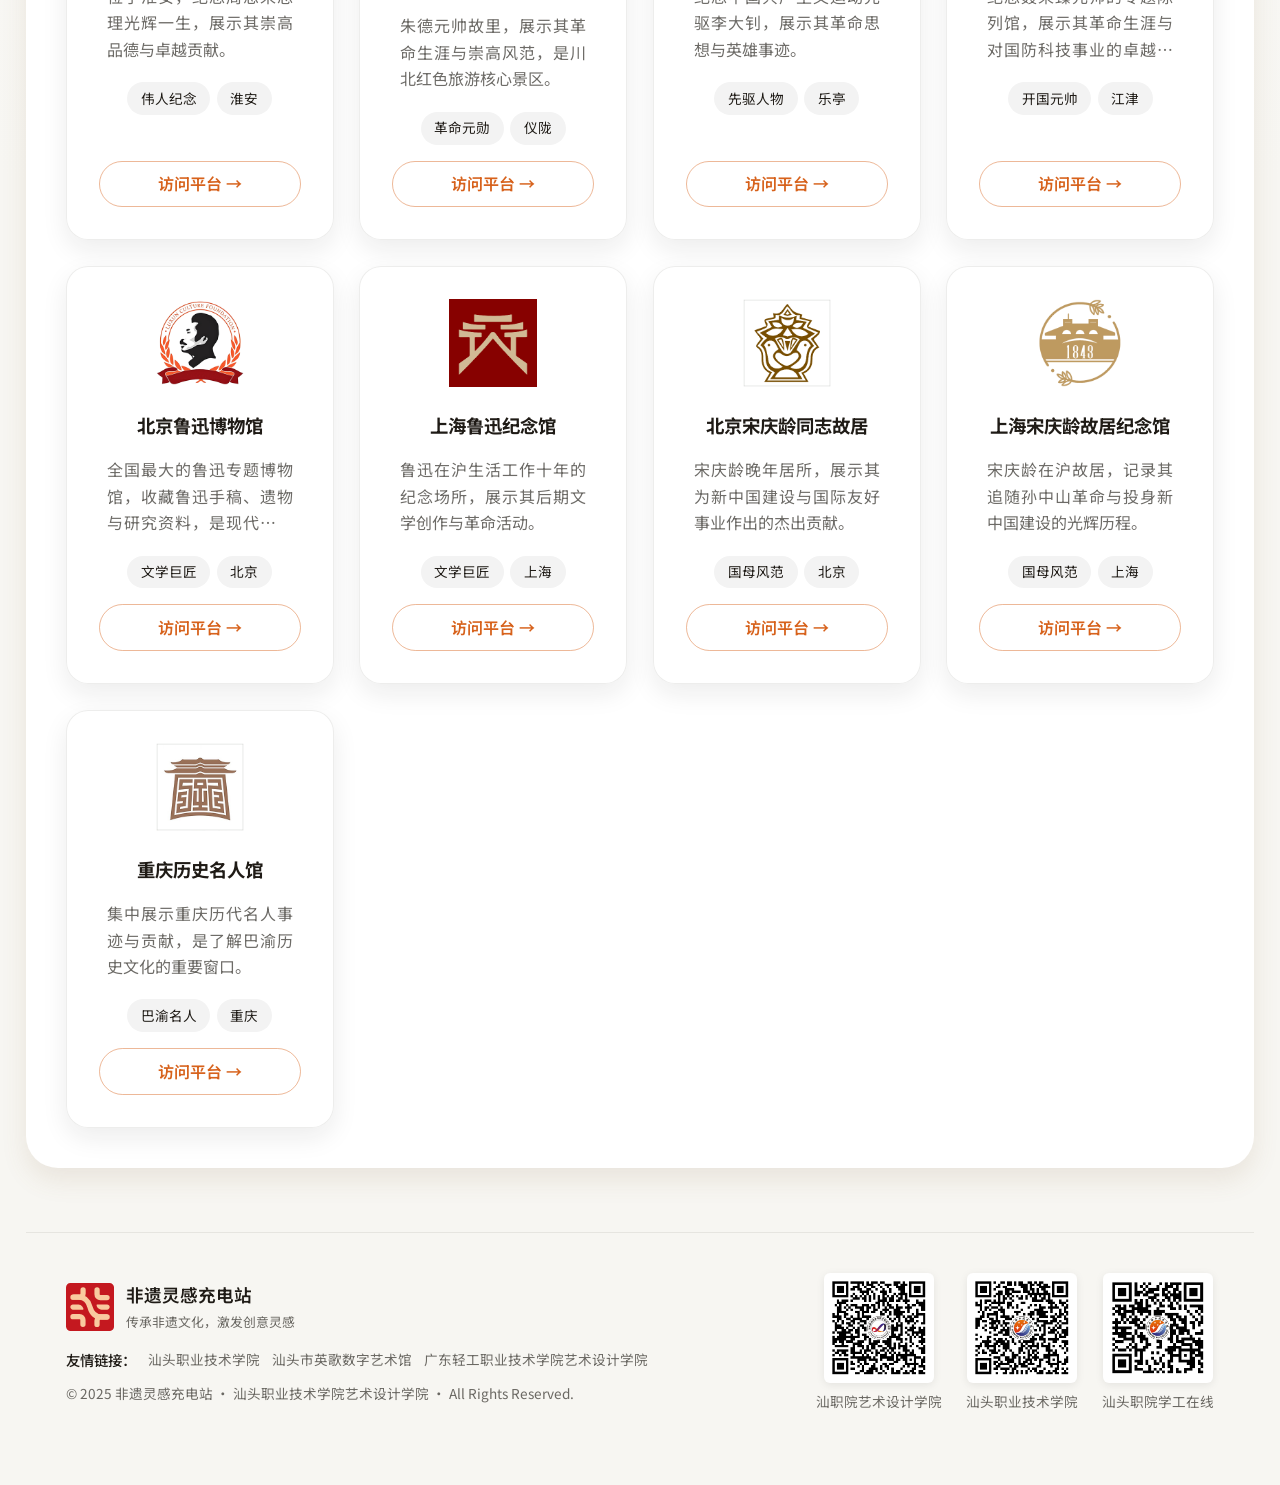
<file: celebrity.html>
<!DOCTYPE html>
<html lang="zh-Hans">
  <head>
    <meta charset="UTF-8" />
    <meta name="viewport" content="width=device-width, initial-scale=1.0" />
    <title>历史文化名人纪念馆 | 非遗灵感充电站</title>
    <meta
      name="description"
      content="汇聚中国历史文化名人纪念馆资源，探访孔子、杜甫、鲁迅等文化巨匠的精神家园。"
    />
    <link rel="preconnect" href="https://fonts.googleapis.com" />
    <link rel="preconnect" href="https://fonts.gstatic.com" crossorigin />
    <link
      href="https://fonts.googleapis.com/css2?family=Noto+Sans+SC:wght@400;500;600;700&family=Space+Grotesk:wght@500;700&display=swap"
      rel="stylesheet"
    />
    <link rel="stylesheet" href="styles/main.css" />
    <link rel="icon" type="image/png" href="assets/brand/favicon.png" />
    <!-- 预加载关键图片资源 -->
    <link rel="preload" as="image" href="assets/brand/site-logo.svg" />
  </head>
  <body id="page-top" data-page="celebrity">
    <header class="site-header">
      <a class="logo-wrapper" href="index.html" aria-label="返回主页">
        <img src="assets/brand/site-logo.svg" alt="非遗灵感充电站 logo" width="52" height="52" decoding="async" />
        <div class="logo-copy">
          <span class="brand-title">非遗灵感充电站</span>
          <span class="brand-subtitle">汕头职院非遗设计灵感库</span>
        </div>
      </a>
      <nav class="primary-nav" aria-label="主导航">
        <a href="national.html" data-route="national">国家级平台</a>
        <a href="local.html" data-route="local">地方资源库</a>
        <a href="academic.html" data-route="academic">学术研究</a>
        <a href="museum.html" data-route="museum">文史博物馆</a>
        <a href="celebrity.html" data-route="celebrity">名人纪念馆</a>
        <a href="international.html" data-route="international">国际非遗</a>
        <a href="red.html" data-route="red">红色专区</a>
        <a href="film.html" data-route="film">非遗影视</a>
        <a href="books.html" data-route="books">设计书籍</a>
        <a href="design.html" data-route="design">文创项目</a>
        <a href="studio.html" data-route="studio">设计工作室</a>
      </nav>
      <button class="search-trigger" id="searchTrigger" aria-label="搜索">
        <svg width="20" height="20" viewBox="0 0 24 24" fill="none" stroke="currentColor" stroke-width="2" stroke-linecap="round" stroke-linejoin="round">
          <circle cx="11" cy="11" r="8"></circle>
          <path d="M21 21l-4.35-4.35"></path>
        </svg>
      </button>
    </header>

    <main>
      <!-- Hero 区域 -->
      <section class="section-hero celebrity-hero">
        <div class="hero-content">
          <h1>历史传承，文脉延续</h1>
          <p class="lead">
            追寻先贤足迹，感受中华文化的精神传承。从儒学圣地到文学巨匠故居，探访影响中国历史进程的杰出人物。
          </p>
        </div>
        <div class="hero-metrics-inline">
          <div>
            <strong data-count-for="celebrity">0</strong>
            <span>纪念馆</span>
          </div>
          <div>
            <strong>17</strong>
            <span>历史名人</span>
          </div>
        </div>
      </section>

      <!-- 资源列表 -->
      <section
        class="resource-section"
        id="celebrity-section"
        data-section-id="celebrity"
      >
        <div class="resource-grid" data-grid="celebrity"></div>
      </section>
    </main>

    <!-- 搜索弹窗 -->
    <div class="search-overlay" id="searchOverlay">
      <div class="search-modal">
        <div class="search-header">
          <div class="search-input-wrapper">
            <svg class="search-icon" width="22" height="22" viewBox="0 0 24 24" fill="none" stroke="currentColor" stroke-width="2" stroke-linecap="round" stroke-linejoin="round">
              <circle cx="11" cy="11" r="8"></circle>
              <path d="M21 21l-4.35-4.35"></path>
            </svg>
            <input type="text" class="search-input" id="searchInput" placeholder="搜索资源、博物馆、非遗项目..." autocomplete="off" />
            <kbd class="search-kbd">ESC</kbd>
          </div>
          <button class="search-close" id="searchClose" aria-label="关闭搜索">
            <svg width="24" height="24" viewBox="0 0 24 24" fill="none" stroke="currentColor" stroke-width="2" stroke-linecap="round" stroke-linejoin="round">
              <path d="M18 6L6 18"></path>
              <path d="M6 6l12 12"></path>
            </svg>
          </button>
        </div>
        <div class="search-results" id="searchResults">
          <div class="search-placeholder">
            <svg width="48" height="48" viewBox="0 0 24 24" fill="none" stroke="currentColor" stroke-width="1.5" stroke-linecap="round" stroke-linejoin="round">
              <circle cx="11" cy="11" r="8"></circle>
              <path d="M21 21l-4.35-4.35"></path>
            </svg>
            <p>输入关键词搜索全站资源</p>
            <span>支持搜索：资源名称、描述、标签</span>
          </div>
        </div>
      </div>
    </div>

    <a class="scroll-top-btn" href="#page-top" aria-label="返回顶部">↑</a>

    <footer class="site-footer">
      <div class="footer-left">
        <div class="footer-brand">
          <img src="assets/brand/favicon.svg" alt="非遗灵感充电站" width="48" height="48" decoding="async" loading="lazy" />
          <div class="footer-brand-text">
            <span class="name">非遗灵感充电站</span>
            <span class="slogan">传承非遗文化，激发创意灵感</span>
          </div>
        </div>
        <div class="footer-friend-links">
          <span class="label">友情链接：</span>
          <a href="https://www.stpt.edu.cn/" target="_blank" rel="noreferrer">汕头职业技术学院</a>
          <a href="https://www.stpt.edu.cn/yinggewu/" target="_blank" rel="noreferrer">汕头市英歌数字艺术馆</a>
          <a href="https://yssj.gdqy.edu.cn/" target="_blank" rel="noreferrer">广东轻工职业技术学院艺术设计学院</a>
        </div>
        <p>© 2025 非遗灵感充电站 · 汕头职业技术学院艺术设计学院 · All Rights Reserved.</p>
      </div>
      <div class="footer-qrcode">
        <div class="qrcode-item">
          <img src="assets/qrcode/1-stptArt-QR.png" alt="汕职院艺术设计学院公众号" width="110" height="110" decoding="async" loading="lazy" />
          <span>汕职院艺术设计学院</span>
        </div>
        <div class="qrcode-item">
          <img src="assets/qrcode/2-stpt-QR.png" alt="汕头职业技术学院公众号" width="110" height="110" decoding="async" loading="lazy" />
          <span>汕头职业技术学院</span>
        </div>
        <div class="qrcode-item">
          <img src="assets/qrcode/3-stptArtOnline-QR.png" alt="汕头职院学工在线公众号" width="110" height="110" decoding="async" loading="lazy" />
          <span>汕头职院学工在线</span>
        </div>
      </div>
    </footer>

    <script type="module" src="scripts/main.js"></script>
  </body>
</html>
</file>
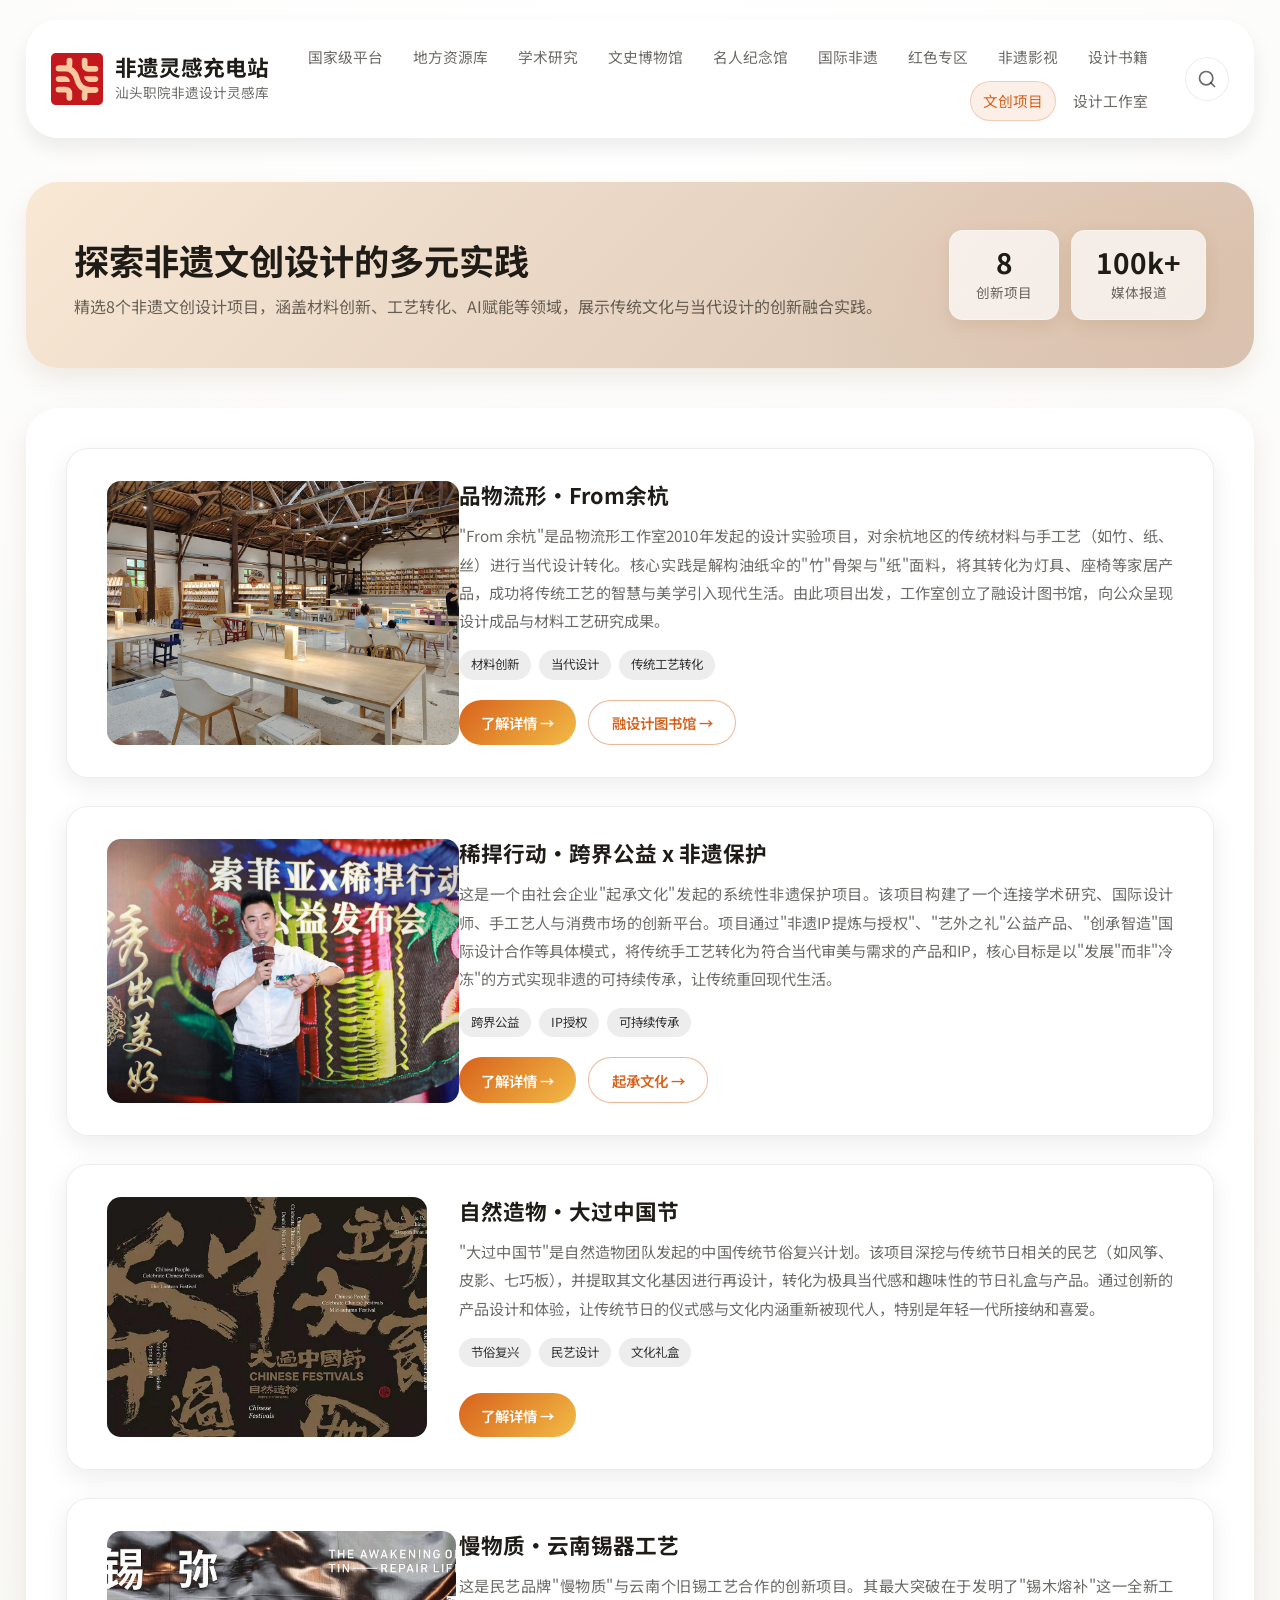
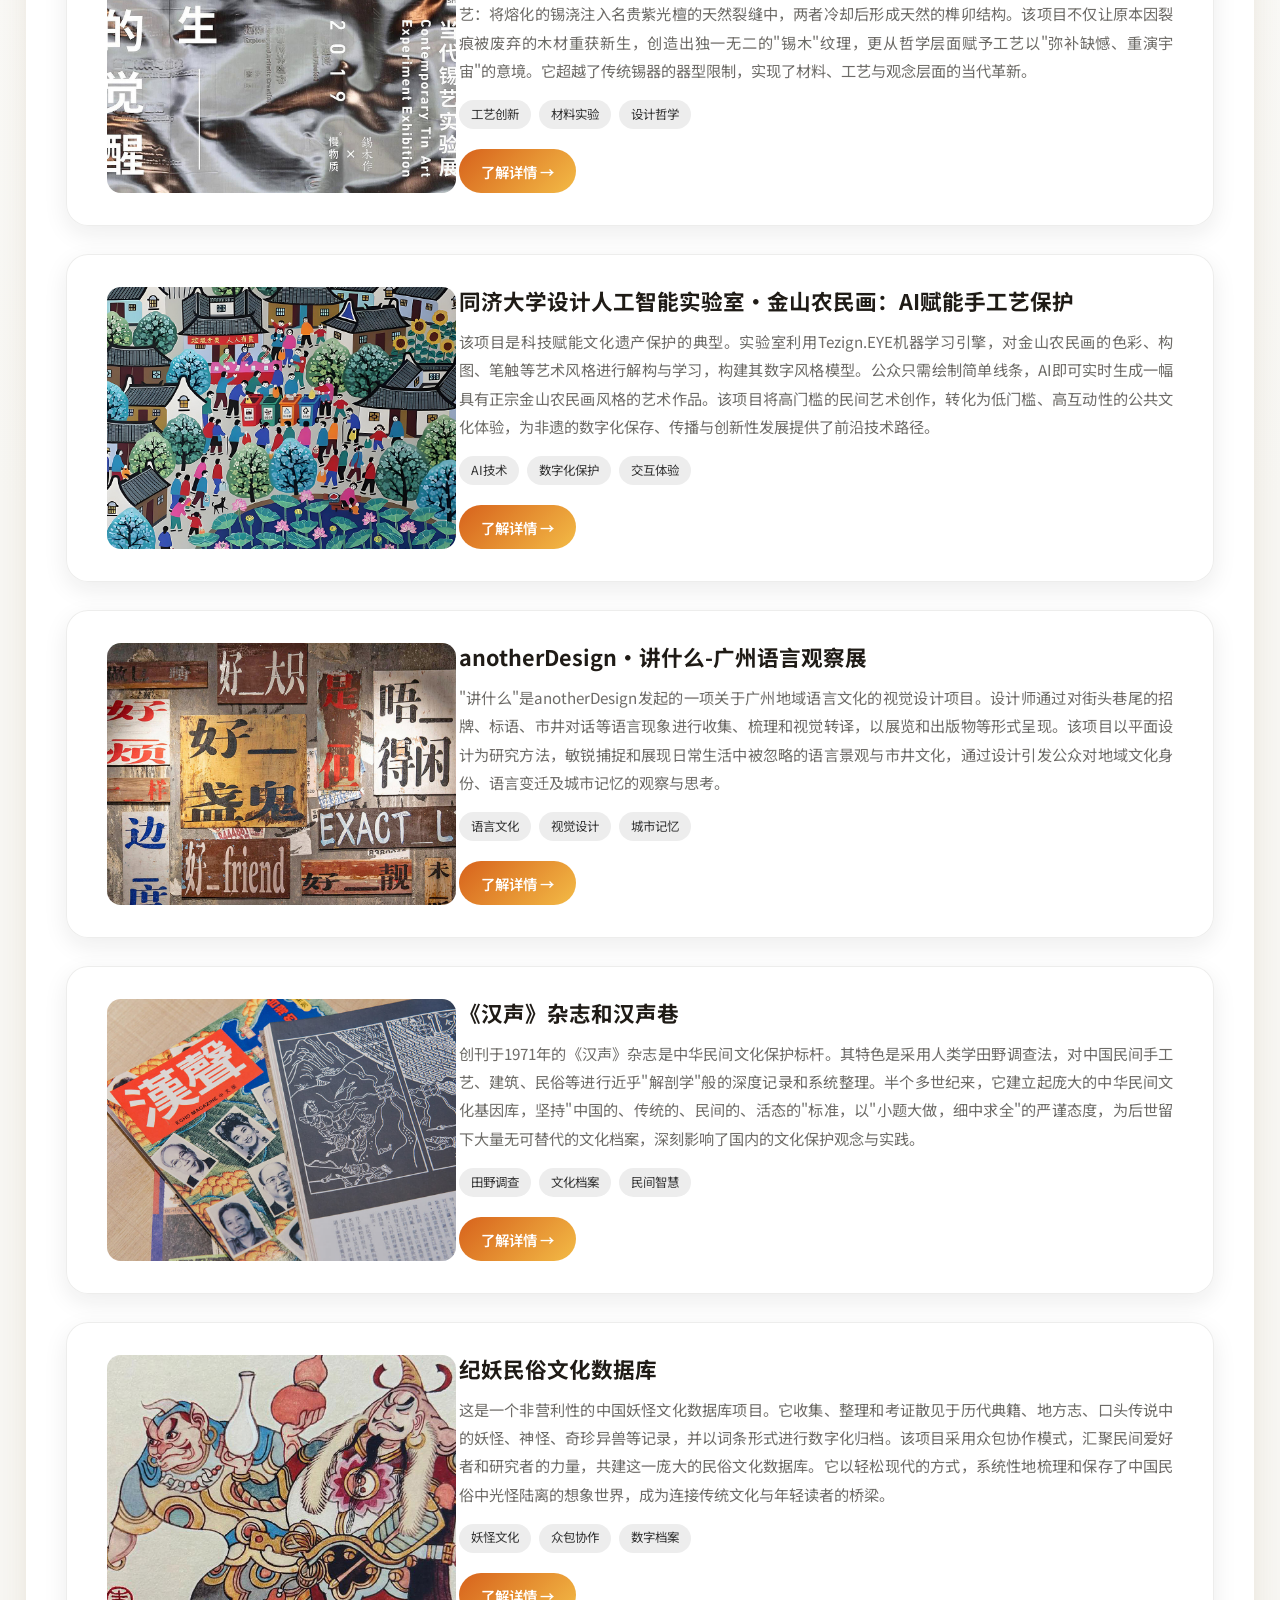
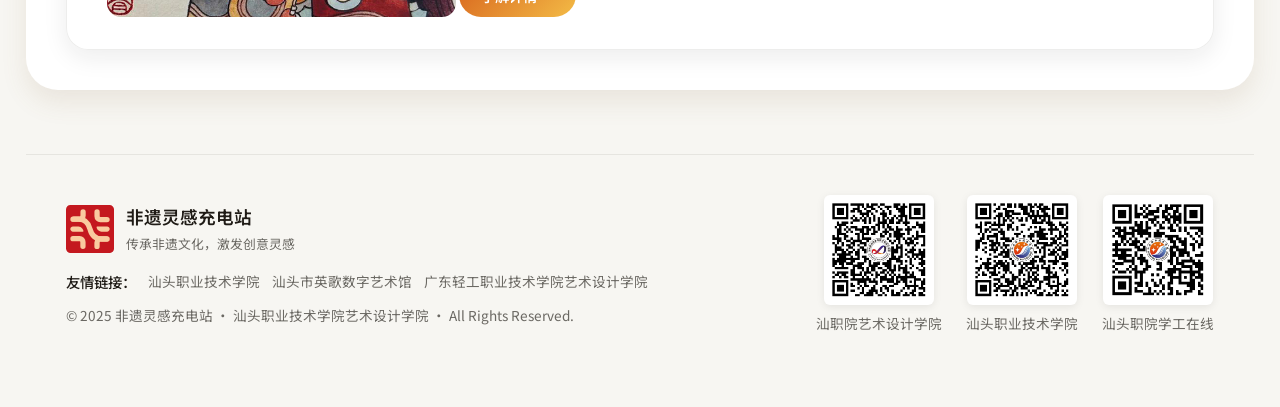
<file: design.html>
<!DOCTYPE html>
<html lang="zh-Hans">
  <head>
    <meta charset="UTF-8" />
    <meta name="viewport" content="width=device-width, initial-scale=1.0" />
    <title>非遗文创设计项目 | 非遗灵感充电站</title>
    <meta
      name="description"
      content="精选8个非遗文创设计项目，涵盖材料创新、工艺转化、AI赋能等领域，展示传统文化与当代设计的创新融合。"
    />
    <link rel="preconnect" href="https://fonts.googleapis.com" />
    <link rel="preconnect" href="https://fonts.gstatic.com" crossorigin />
    <link
      href="https://fonts.googleapis.com/css2?family=Noto+Sans+SC:wght@400;500;600;700&family=Space+Grotesk:wght@500;700&display=swap"
      rel="stylesheet"
    />
    <link rel="stylesheet" href="styles/main.css" />
    <link rel="icon" type="image/png" href="assets/brand/favicon.png" />
    <!-- 预加载关键图片资源 -->
    <link rel="preload" as="image" href="assets/brand/site-logo.svg" />
  </head>
  <body id="page-top" data-page="design">
    <header class="site-header">
      <a class="logo-wrapper" href="index.html" aria-label="返回主页">
        <img src="assets/brand/site-logo.svg" alt="非遗灵感充电站 logo" width="52" height="52" decoding="async" />
        <div class="logo-copy">
          <span class="brand-title">非遗灵感充电站</span>
          <span class="brand-subtitle">汕头职院非遗设计灵感库</span>
        </div>
      </a>
      <nav class="primary-nav" aria-label="主导航">
        <a href="national.html" data-route="national">国家级平台</a>
        <a href="local.html" data-route="local">地方资源库</a>
        <a href="academic.html" data-route="academic">学术研究</a>
        <a href="museum.html" data-route="museum">文史博物馆</a>
        <a href="celebrity.html" data-route="celebrity">名人纪念馆</a>
        <a href="international.html" data-route="international">国际非遗</a>
        <a href="red.html" data-route="red">红色专区</a>
        <a href="film.html" data-route="film">非遗影视</a>
        <a href="books.html" data-route="books">设计书籍</a>
        <a href="design.html" data-route="design">文创项目</a>
        <a href="studio.html" data-route="studio">设计工作室</a>
      </nav>
      <button class="search-trigger" id="searchTrigger" aria-label="搜索">
        <svg width="20" height="20" viewBox="0 0 24 24" fill="none" stroke="currentColor" stroke-width="2" stroke-linecap="round" stroke-linejoin="round">
          <circle cx="11" cy="11" r="8"></circle>
          <path d="M21 21l-4.35-4.35"></path>
        </svg>
      </button>
    </header>

    <main>
      <section class="design-hero" id="design-hero">
        <div class="design-hero-content">
          <div class="design-hero-header">
            <div class="hero-text-group">
              <h1>探索非遗文创设计的多元实践</h1>
              <p class="lead hero-single-line">精选8个非遗文创设计项目，涵盖材料创新、工艺转化、AI赋能等领域，展示传统文化与当代设计的创新融合实践。</p>
            </div>
            <div class="hero-metrics-inline">
              <div>
                <strong>8</strong>
                <span>创新项目</span>
              </div>
              <div>
                <strong>100k+</strong>
                <span>媒体报道</span>
              </div>
            </div>
          </div>
        </div>
      </section>

      <section class="resource-section design-section" id="design">
        <div class="design-project-list" id="design-grid">
          <!-- 设计项目卡片由JS动态生成 -->
        </div>
      </section>
    </main>

    <!-- 搜索弹窗 -->
    <div class="search-overlay" id="searchOverlay">
      <div class="search-modal">
        <div class="search-header">
          <div class="search-input-wrapper">
            <svg class="search-icon" width="22" height="22" viewBox="0 0 24 24" fill="none" stroke="currentColor" stroke-width="2" stroke-linecap="round" stroke-linejoin="round">
              <circle cx="11" cy="11" r="8"></circle>
              <path d="M21 21l-4.35-4.35"></path>
            </svg>
            <input type="text" class="search-input" id="searchInput" placeholder="搜索资源、博物馆、非遗项目..." autocomplete="off" />
            <kbd class="search-kbd">ESC</kbd>
          </div>
          <button class="search-close" id="searchClose" aria-label="关闭搜索">
            <svg width="24" height="24" viewBox="0 0 24 24" fill="none" stroke="currentColor" stroke-width="2" stroke-linecap="round" stroke-linejoin="round">
              <path d="M18 6L6 18"></path>
              <path d="M6 6l12 12"></path>
            </svg>
          </button>
        </div>
        <div class="search-results" id="searchResults">
          <div class="search-placeholder">
            <svg width="48" height="48" viewBox="0 0 24 24" fill="none" stroke="currentColor" stroke-width="1.5" stroke-linecap="round" stroke-linejoin="round">
              <circle cx="11" cy="11" r="8"></circle>
              <path d="M21 21l-4.35-4.35"></path>
            </svg>
            <p>输入关键词搜索全站资源</p>
            <span>支持搜索：资源名称、描述、标签</span>
          </div>
        </div>
      </div>
    </div>

    <a class="scroll-top-btn" href="#page-top" aria-label="返回顶部">↑</a>

    <footer class="site-footer">
      <div class="footer-left">
        <div class="footer-brand">
          <img src="assets/brand/favicon.svg" alt="非遗灵感充电站" width="48" height="48" decoding="async" loading="lazy" />
          <div class="footer-brand-text">
            <span class="name">非遗灵感充电站</span>
            <span class="slogan">传承非遗文化，激发创意灵感</span>
          </div>
        </div>
        <div class="footer-friend-links">
          <span class="label">友情链接：</span>
          <a href="https://www.stpt.edu.cn/" target="_blank" rel="noreferrer">汕头职业技术学院</a>
          <a href="https://www.stpt.edu.cn/yinggewu/" target="_blank" rel="noreferrer">汕头市英歌数字艺术馆</a>
          <a href="https://yssj.gdqy.edu.cn/" target="_blank" rel="noreferrer">广东轻工职业技术学院艺术设计学院</a>
        </div>
        <p>© 2025 非遗灵感充电站 · 汕头职业技术学院艺术设计学院 · All Rights Reserved.</p>
      </div>
      <div class="footer-qrcode">
        <div class="qrcode-item">
          <img src="assets/qrcode/1-stptArt-QR.png" alt="汕职院艺术设计学院公众号" width="110" height="110" decoding="async" loading="lazy" />
          <span>汕职院艺术设计学院</span>
        </div>
        <div class="qrcode-item">
          <img src="assets/qrcode/2-stpt-QR.png" alt="汕头职业技术学院公众号" width="110" height="110" decoding="async" loading="lazy" />
          <span>汕头职业技术学院</span>
        </div>
        <div class="qrcode-item">
          <img src="assets/qrcode/3-stptArtOnline-QR.png" alt="汕头职院学工在线公众号" width="110" height="110" decoding="async" loading="lazy" />
          <span>汕头职院学工在线</span>
        </div>
      </div>
    </footer>

    <script type="module" src="scripts/main.js"></script>
  </body>
</html>
</file>
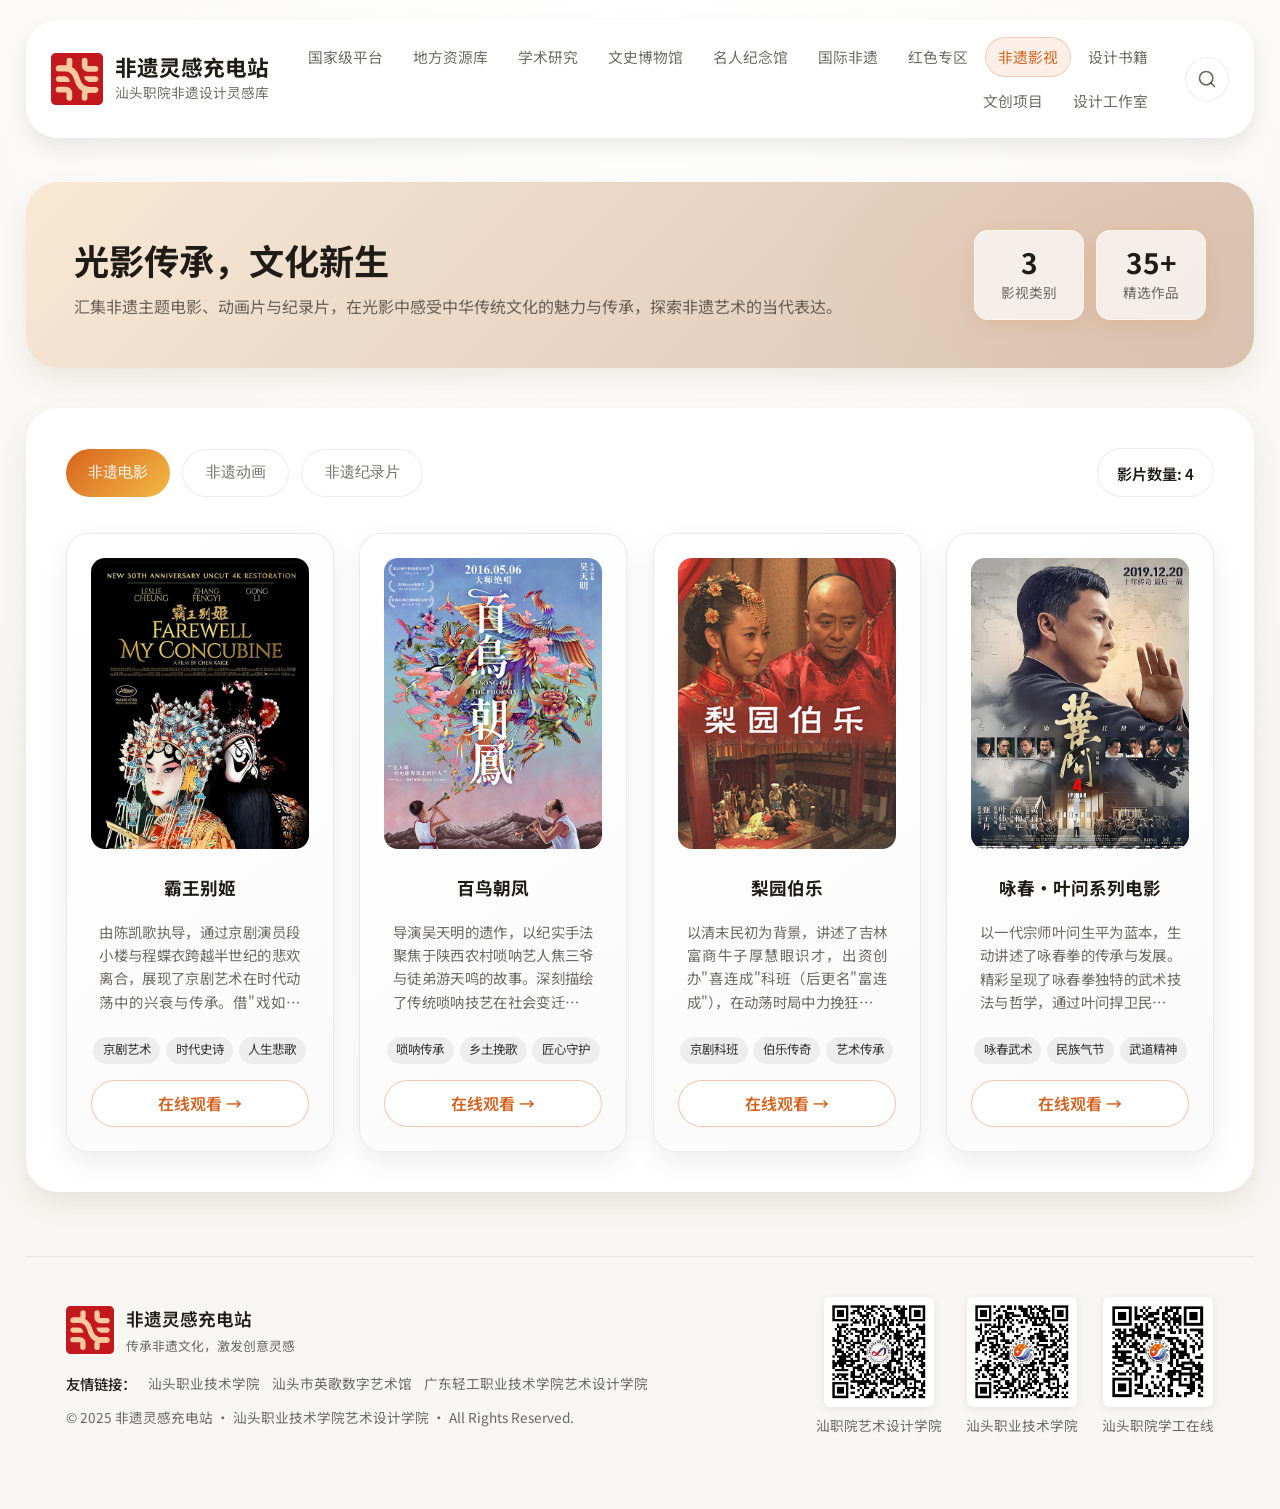
<file: film.html>
<!DOCTYPE html>
<html lang="zh-Hans">
  <head>
    <meta charset="UTF-8" />
    <meta name="viewport" content="width=device-width, initial-scale=1.0" />
    <title>非遗文化主题影视片 | 非遗灵感充电站</title>
    <meta
      name="description"
      content="非遗文化主题影视片，汇集非遗主题电影、动画片与纪录片，感受传统文化的光影魅力。"
    />
    <link rel="preconnect" href="https://fonts.googleapis.com" />
    <link rel="preconnect" href="https://fonts.gstatic.com" crossorigin />
    <link
      href="https://fonts.googleapis.com/css2?family=Noto+Sans+SC:wght@400;500;600;700&family=Space+Grotesk:wght@500;700&display=swap"
      rel="stylesheet"
    />
    <link rel="stylesheet" href="styles/main.css" />
    <link rel="icon" type="image/png" href="assets/brand/favicon.png" />
    <!-- 预加载关键图片资源 -->
    <link rel="preload" as="image" href="assets/brand/site-logo.svg" />
  </head>
  <body id="page-top" data-page="film">
    <header class="site-header">
      <a class="logo-wrapper" href="index.html" aria-label="返回主页">
        <img src="assets/brand/site-logo.svg" alt="非遗灵感充电站 logo" width="52" height="52" decoding="async" />
        <div class="logo-copy">
          <span class="brand-title">非遗灵感充电站</span>
          <span class="brand-subtitle">汕头职院非遗设计灵感库</span>
        </div>
      </a>
      <nav class="primary-nav" aria-label="主导航">
        <a href="national.html" data-route="national">国家级平台</a>
        <a href="local.html" data-route="local">地方资源库</a>
        <a href="academic.html" data-route="academic">学术研究</a>
        <a href="museum.html" data-route="museum">文史博物馆</a>
        <a href="celebrity.html" data-route="celebrity">名人纪念馆</a>
        <a href="international.html" data-route="international">国际非遗</a>
        <a href="red.html" data-route="red">红色专区</a>
        <a href="film.html" data-route="film">非遗影视</a>
        <a href="books.html" data-route="books">设计书籍</a>
        <a href="design.html" data-route="design">文创项目</a>
        <a href="studio.html" data-route="studio">设计工作室</a>
      </nav>
      <button class="search-trigger" id="searchTrigger" aria-label="搜索">
        <svg width="20" height="20" viewBox="0 0 24 24" fill="none" stroke="currentColor" stroke-width="2" stroke-linecap="round" stroke-linejoin="round">
          <circle cx="11" cy="11" r="8"></circle>
          <path d="M21 21l-4.35-4.35"></path>
        </svg>
      </button>
    </header>

    <main>
      <section class="film-hero" id="film-hero">
        <div class="film-hero-content">
          <div class="film-hero-header">
            <div class="hero-text-group">
              <h1>光影传承，文化新生</h1>
              <p class="lead">
                汇集非遗主题电影、动画片与纪录片，在光影中感受中华传统文化的魅力与传承，探索非遗艺术的当代表达。
              </p>
            </div>
            <div class="hero-metrics-inline">
              <div>
                <strong>3</strong>
                <span>影视类别</span>
              </div>
              <div>
                <strong id="film-total-count">35+</strong>
                <span>精选作品</span>
              </div>
            </div>
          </div>
        </div>
      </section>

      <section class="resource-section film-section" id="film">
        <div class="section-head film-head">
          <div class="film-head-actions" role="toolbar" aria-label="影视类别筛选">
            <div class="filter-scroll-wrapper">
              <div class="film-category-tabs" id="film-category-tabs">
                <!-- 分类按钮由JS动态生成 -->
              </div>
            </div>
            <span class="film-count-pill film-category-tab" id="current-film-count">影片数量: 0</span>
          </div>
        </div>

        <div class="resource-grid film-grid" id="film-grid">
          <!-- 影视卡片由JS动态生成 -->
        </div>
      </section>
    </main>

    <!-- 搜索弹窗 -->
    <div class="search-overlay" id="searchOverlay">
      <div class="search-modal">
        <div class="search-header">
          <div class="search-input-wrapper">
            <svg class="search-icon" width="22" height="22" viewBox="0 0 24 24" fill="none" stroke="currentColor" stroke-width="2" stroke-linecap="round" stroke-linejoin="round">
              <circle cx="11" cy="11" r="8"></circle>
              <path d="M21 21l-4.35-4.35"></path>
            </svg>
            <input type="text" class="search-input" id="searchInput" placeholder="搜索资源、博物馆、非遗项目..." autocomplete="off" />
            <kbd class="search-kbd">ESC</kbd>
          </div>
          <button class="search-close" id="searchClose" aria-label="关闭搜索">
            <svg width="24" height="24" viewBox="0 0 24 24" fill="none" stroke="currentColor" stroke-width="2" stroke-linecap="round" stroke-linejoin="round">
              <path d="M18 6L6 18"></path>
              <path d="M6 6l12 12"></path>
            </svg>
          </button>
        </div>
        <div class="search-results" id="searchResults">
          <div class="search-placeholder">
            <svg width="48" height="48" viewBox="0 0 24 24" fill="none" stroke="currentColor" stroke-width="1.5" stroke-linecap="round" stroke-linejoin="round">
              <circle cx="11" cy="11" r="8"></circle>
              <path d="M21 21l-4.35-4.35"></path>
            </svg>
            <p>输入关键词搜索全站资源</p>
            <span>支持搜索：资源名称、描述、标签</span>
          </div>
        </div>
      </div>
    </div>

    <a class="scroll-top-btn" href="#page-top" aria-label="返回顶部">↑</a>

    <footer class="site-footer">
      <div class="footer-left">
        <div class="footer-brand">
          <img src="assets/brand/favicon.svg" alt="非遗灵感充电站" width="48" height="48" decoding="async" loading="lazy" />
          <div class="footer-brand-text">
            <span class="name">非遗灵感充电站</span>
            <span class="slogan">传承非遗文化，激发创意灵感</span>
          </div>
        </div>
        <div class="footer-friend-links">
          <span class="label">友情链接：</span>
          <a href="https://www.stpt.edu.cn/" target="_blank" rel="noreferrer">汕头职业技术学院</a>
          <a href="https://www.stpt.edu.cn/yinggewu/" target="_blank" rel="noreferrer">汕头市英歌数字艺术馆</a>
          <a href="https://yssj.gdqy.edu.cn/" target="_blank" rel="noreferrer">广东轻工职业技术学院艺术设计学院</a>
        </div>
        <p>© 2025 非遗灵感充电站 · 汕头职业技术学院艺术设计学院 · All Rights Reserved.</p>
      </div>
      <div class="footer-qrcode">
        <div class="qrcode-item">
          <img src="assets/qrcode/1-stptArt-QR.png" alt="汕职院艺术设计学院公众号" width="110" height="110" decoding="async" loading="lazy" />
          <span>汕职院艺术设计学院</span>
        </div>
        <div class="qrcode-item">
          <img src="assets/qrcode/2-stpt-QR.png" alt="汕头职业技术学院公众号" width="110" height="110" decoding="async" loading="lazy" />
          <span>汕头职业技术学院</span>
        </div>
        <div class="qrcode-item">
          <img src="assets/qrcode/3-stptArtOnline-QR.png" alt="汕头职院学工在线公众号" width="110" height="110" decoding="async" loading="lazy" />
          <span>汕头职院学工在线</span>
        </div>
      </div>
    </footer>

    <script type="module" src="scripts/main.js"></script>
  </body>
</html>
</file>
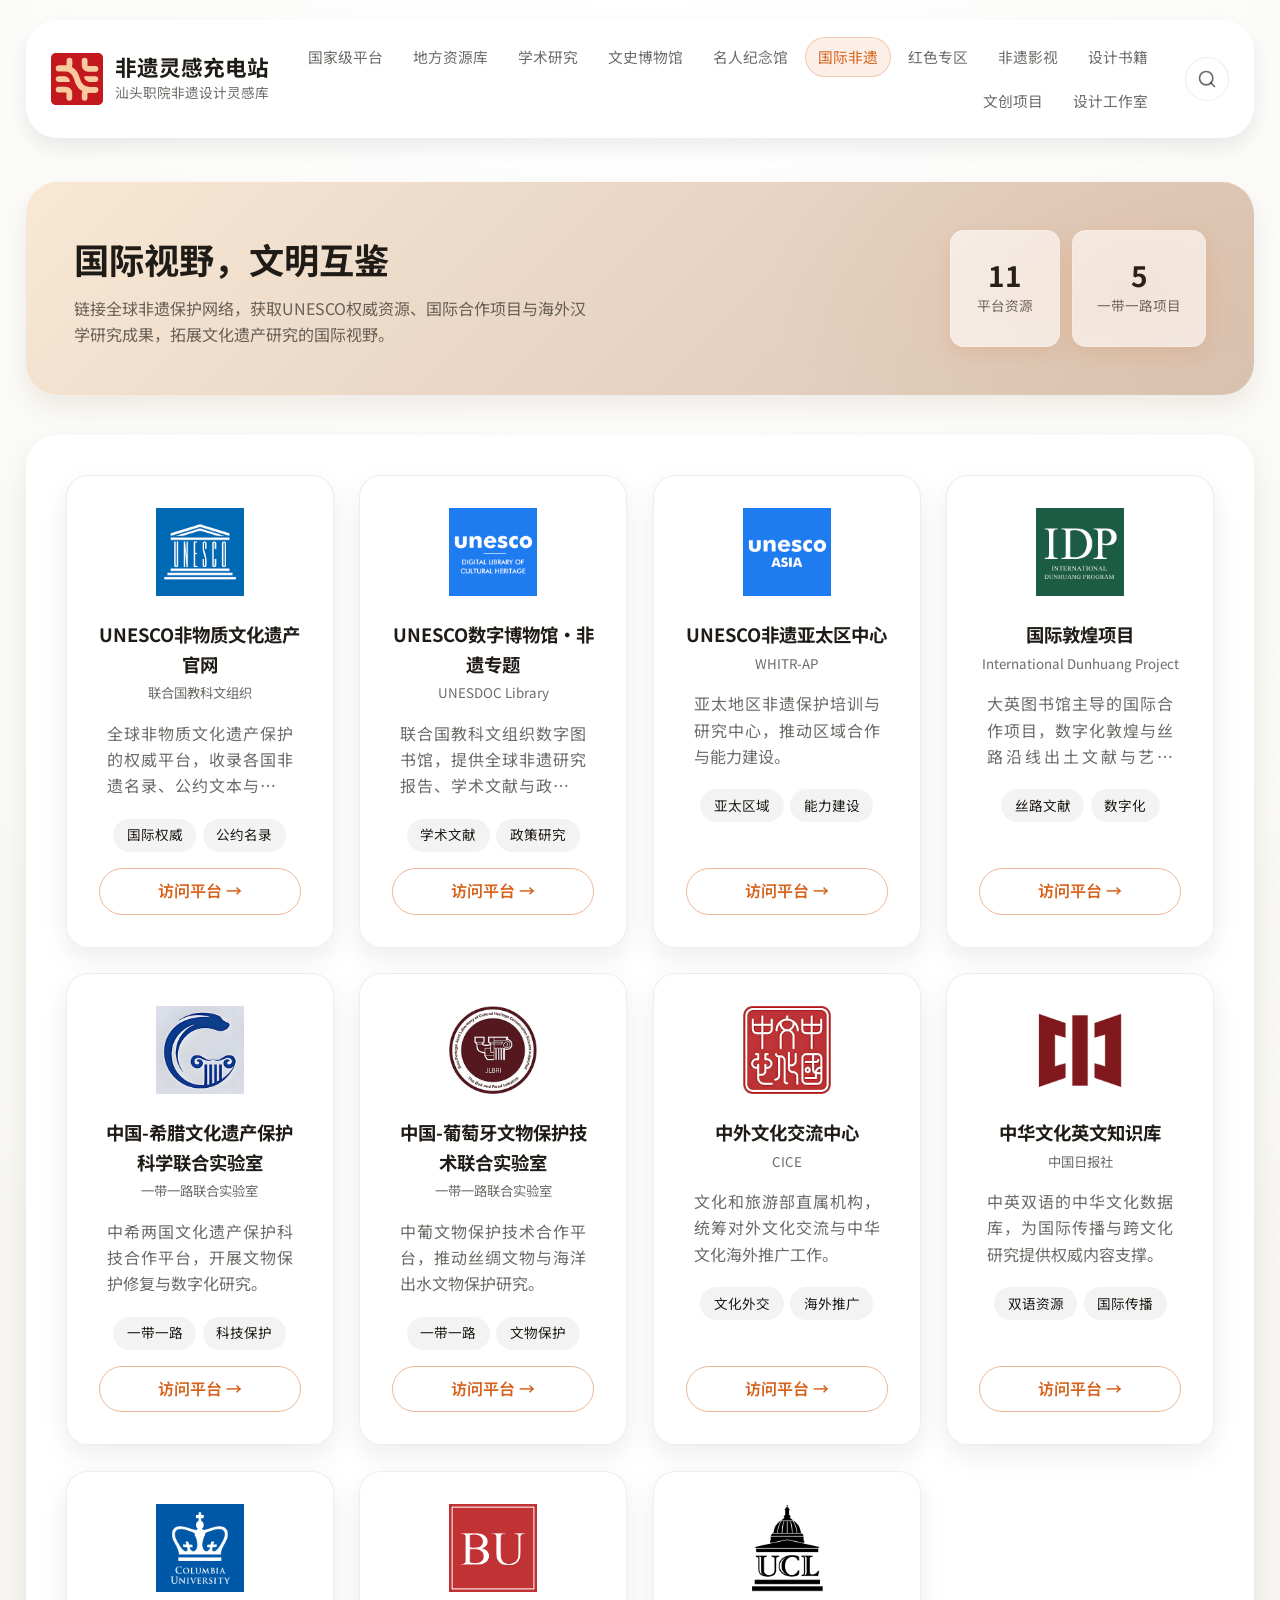
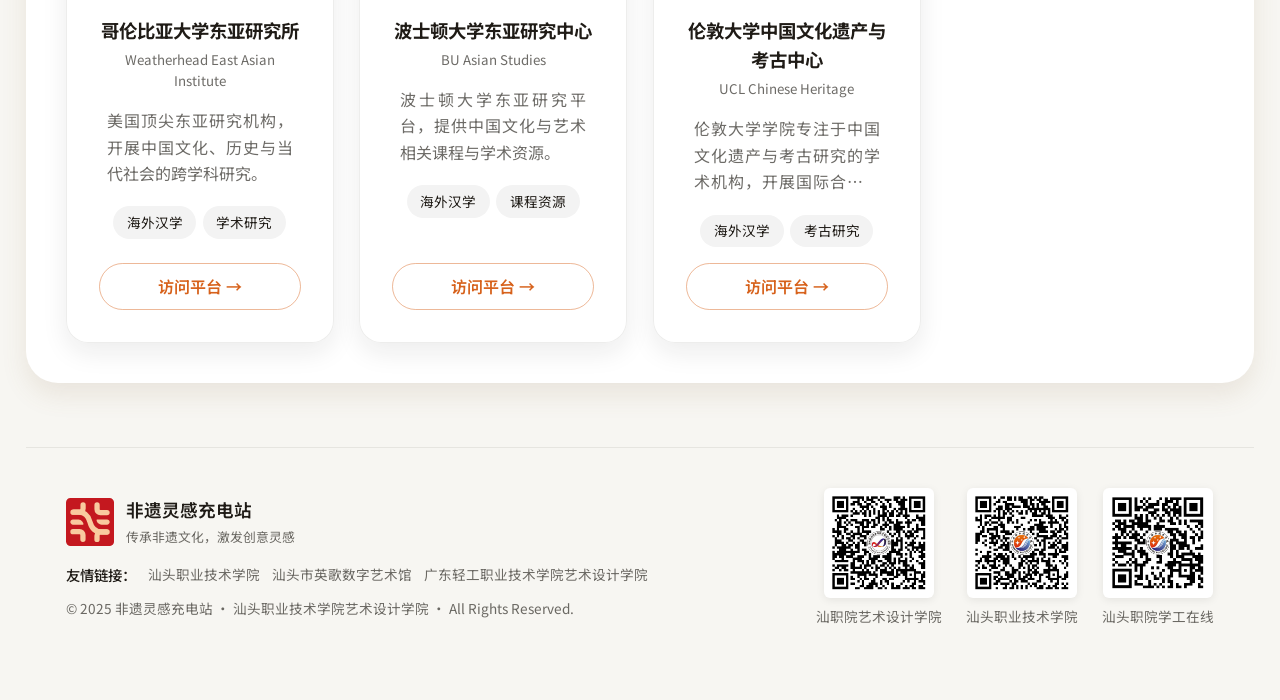
<file: international.html>
<!DOCTYPE html>
<html lang="zh-Hans">
  <head>
    <meta charset="UTF-8" />
    <meta name="viewport" content="width=device-width, initial-scale=1.0" />
    <title>国际非遗研究中心与数据库 | 非遗灵感充电站</title>
    <meta
      name="description"
      content="汇聚全球非遗研究资源，涵盖UNESCO、国际合作实验室与海外汉学研究机构。"
    />
    <link rel="preconnect" href="https://fonts.googleapis.com" />
    <link rel="preconnect" href="https://fonts.gstatic.com" crossorigin />
    <link
      href="https://fonts.googleapis.com/css2?family=Noto+Sans+SC:wght@400;500;600;700&family=Space+Grotesk:wght@500;700&display=swap"
      rel="stylesheet"
    />
    <link rel="stylesheet" href="styles/main.css" />
    <link rel="icon" type="image/png" href="assets/brand/favicon.png" />
    <!-- 预加载关键图片资源 -->
    <link rel="preload" as="image" href="assets/brand/site-logo.svg" />
  </head>
  <body id="page-top" data-page="international">
    <header class="site-header">
      <a class="logo-wrapper" href="index.html" aria-label="返回主页">
        <img src="assets/brand/site-logo.svg" alt="非遗灵感充电站 logo" width="52" height="52" decoding="async" />
        <div class="logo-copy">
          <span class="brand-title">非遗灵感充电站</span>
          <span class="brand-subtitle">汕头职院非遗设计灵感库</span>
        </div>
      </a>
      <nav class="primary-nav" aria-label="主导航">
        <a href="national.html" data-route="national">国家级平台</a>
        <a href="local.html" data-route="local">地方资源库</a>
        <a href="academic.html" data-route="academic">学术研究</a>
        <a href="museum.html" data-route="museum">文史博物馆</a>
        <a href="celebrity.html" data-route="celebrity">名人纪念馆</a>
        <a href="international.html" data-route="international">国际非遗</a>
        <a href="red.html" data-route="red">红色专区</a>
        <a href="film.html" data-route="film">非遗影视</a>
        <a href="books.html" data-route="books">设计书籍</a>
        <a href="design.html" data-route="design">文创项目</a>
        <a href="studio.html" data-route="studio">设计工作室</a>
      </nav>
      <button class="search-trigger" id="searchTrigger" aria-label="搜索">
        <svg width="20" height="20" viewBox="0 0 24 24" fill="none" stroke="currentColor" stroke-width="2" stroke-linecap="round" stroke-linejoin="round">
          <circle cx="11" cy="11" r="8"></circle>
          <path d="M21 21l-4.35-4.35"></path>
        </svg>
      </button>
    </header>

    <main>
      <!-- Hero 区域 -->
      <section class="section-hero international-hero">
        <div class="hero-content">
          <h1>国际视野，文明互鉴</h1>
          <p class="lead">
            链接全球非遗保护网络，获取UNESCO权威资源、国际合作项目与海外汉学研究成果，拓展文化遗产研究的国际视野。
          </p>
        </div>
        <div class="hero-metrics-inline">
          <div>
            <strong data-count-for="international">0</strong>
            <span>平台资源</span>
          </div>
          <div>
            <strong>5</strong>
            <span>一带一路项目</span>
          </div>
        </div>
      </section>

      <!-- 资源列表 -->
      <section
        class="resource-section"
        id="international-section"
        data-section-id="international"
      >
        <div class="resource-grid" data-grid="international"></div>
      </section>
    </main>

    <!-- 搜索弹窗 -->
    <div class="search-overlay" id="searchOverlay">
      <div class="search-modal">
        <div class="search-header">
          <div class="search-input-wrapper">
            <svg class="search-icon" width="22" height="22" viewBox="0 0 24 24" fill="none" stroke="currentColor" stroke-width="2" stroke-linecap="round" stroke-linejoin="round">
              <circle cx="11" cy="11" r="8"></circle>
              <path d="M21 21l-4.35-4.35"></path>
            </svg>
            <input type="text" class="search-input" id="searchInput" placeholder="搜索资源、博物馆、非遗项目..." autocomplete="off" />
            <kbd class="search-kbd">ESC</kbd>
          </div>
          <button class="search-close" id="searchClose" aria-label="关闭搜索">
            <svg width="24" height="24" viewBox="0 0 24 24" fill="none" stroke="currentColor" stroke-width="2" stroke-linecap="round" stroke-linejoin="round">
              <path d="M18 6L6 18"></path>
              <path d="M6 6l12 12"></path>
            </svg>
          </button>
        </div>
        <div class="search-results" id="searchResults">
          <div class="search-placeholder">
            <svg width="48" height="48" viewBox="0 0 24 24" fill="none" stroke="currentColor" stroke-width="1.5" stroke-linecap="round" stroke-linejoin="round">
              <circle cx="11" cy="11" r="8"></circle>
              <path d="M21 21l-4.35-4.35"></path>
            </svg>
            <p>输入关键词搜索全站资源</p>
            <span>支持搜索：资源名称、描述、标签</span>
          </div>
        </div>
      </div>
    </div>

    <a class="scroll-top-btn" href="#page-top" aria-label="返回顶部">↑</a>

    <footer class="site-footer">
      <div class="footer-left">
        <div class="footer-brand">
          <img src="assets/brand/favicon.svg" alt="非遗灵感充电站" width="48" height="48" decoding="async" loading="lazy" />
          <div class="footer-brand-text">
            <span class="name">非遗灵感充电站</span>
            <span class="slogan">传承非遗文化，激发创意灵感</span>
          </div>
        </div>
        <div class="footer-friend-links">
          <span class="label">友情链接：</span>
          <a href="https://www.stpt.edu.cn/" target="_blank" rel="noreferrer">汕头职业技术学院</a>
          <a href="https://www.stpt.edu.cn/yinggewu/" target="_blank" rel="noreferrer">汕头市英歌数字艺术馆</a>
          <a href="https://yssj.gdqy.edu.cn/" target="_blank" rel="noreferrer">广东轻工职业技术学院艺术设计学院</a>
        </div>
        <p>© 2025 非遗灵感充电站 · 汕头职业技术学院艺术设计学院 · All Rights Reserved.</p>
      </div>
      <div class="footer-qrcode">
        <div class="qrcode-item">
          <img src="assets/qrcode/1-stptArt-QR.png" alt="汕职院艺术设计学院公众号" width="110" height="110" decoding="async" loading="lazy" />
          <span>汕职院艺术设计学院</span>
        </div>
        <div class="qrcode-item">
          <img src="assets/qrcode/2-stpt-QR.png" alt="汕头职业技术学院公众号" width="110" height="110" decoding="async" loading="lazy" />
          <span>汕头职业技术学院</span>
        </div>
        <div class="qrcode-item">
          <img src="assets/qrcode/3-stptArtOnline-QR.png" alt="汕头职院学工在线公众号" width="110" height="110" decoding="async" loading="lazy" />
          <span>汕头职院学工在线</span>
        </div>
      </div>
    </footer>

    <script type="module" src="scripts/main.js"></script>
  </body>
</html>
</file>
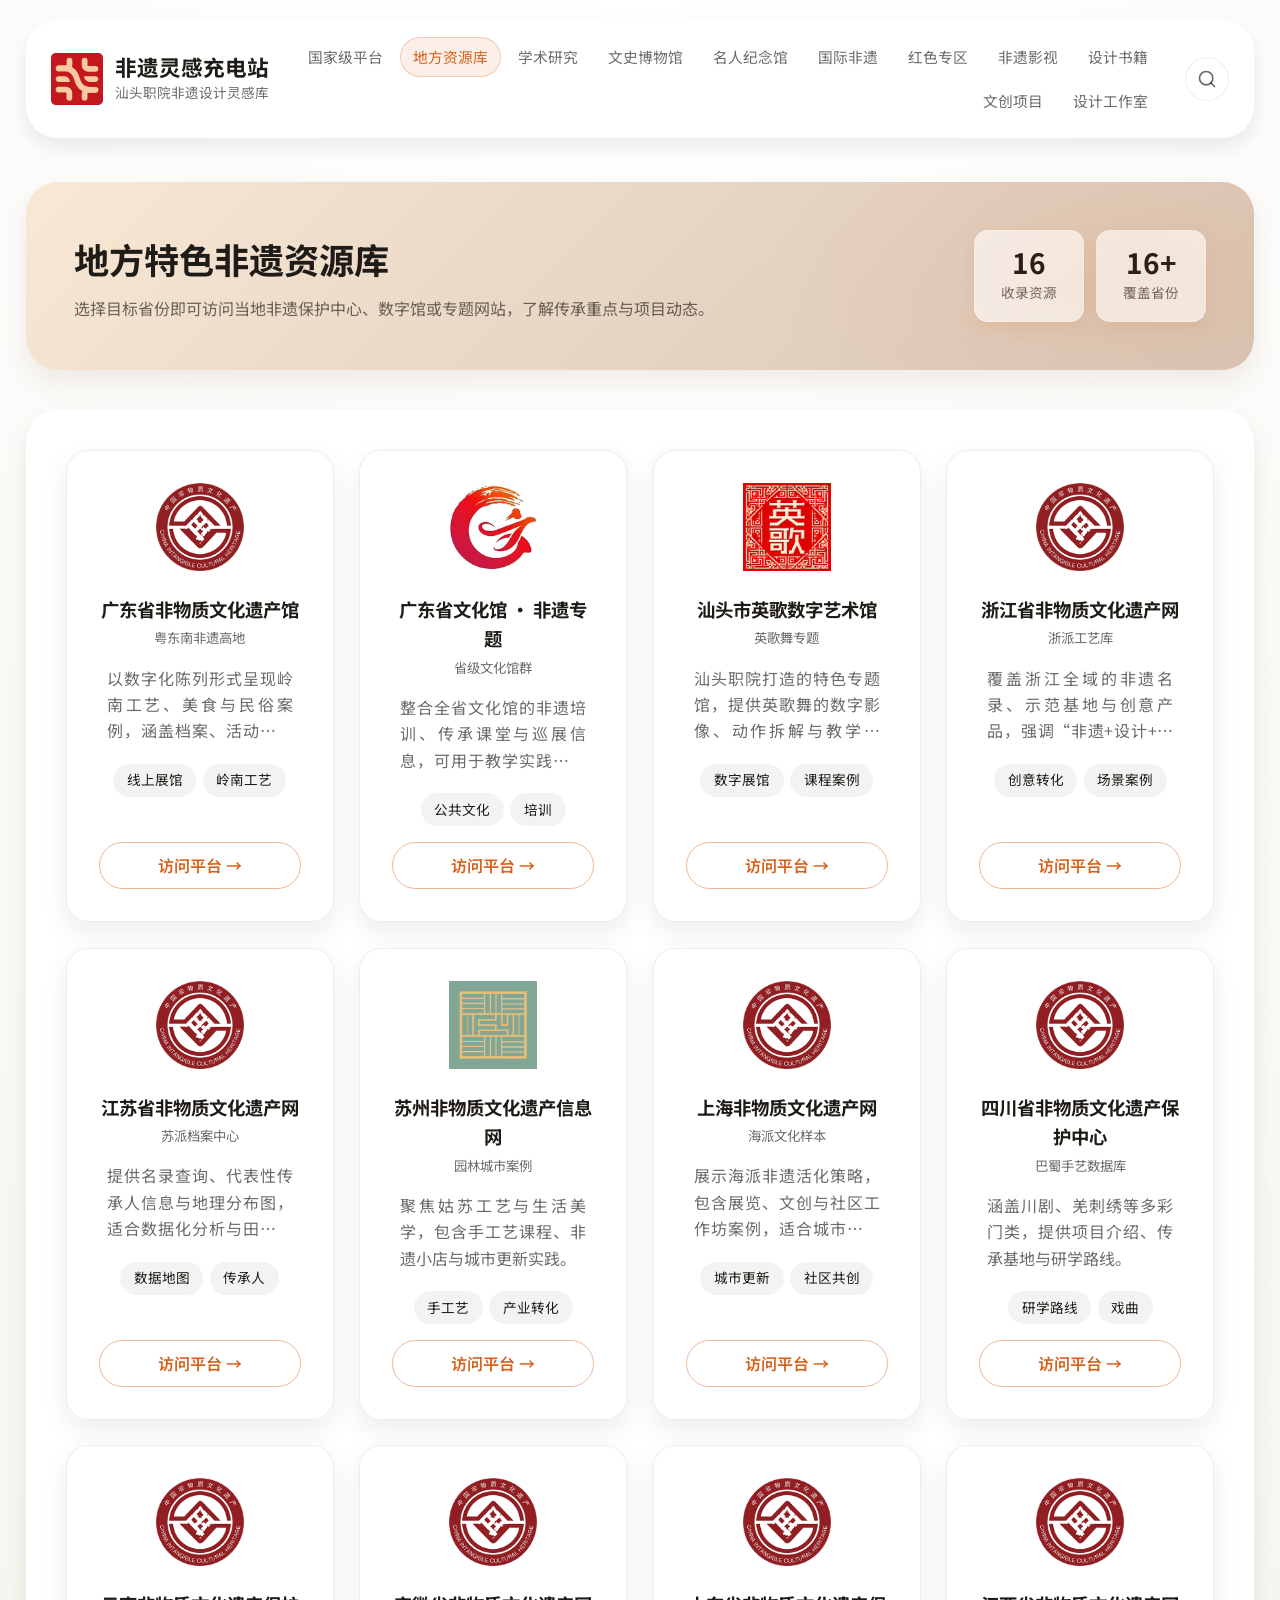
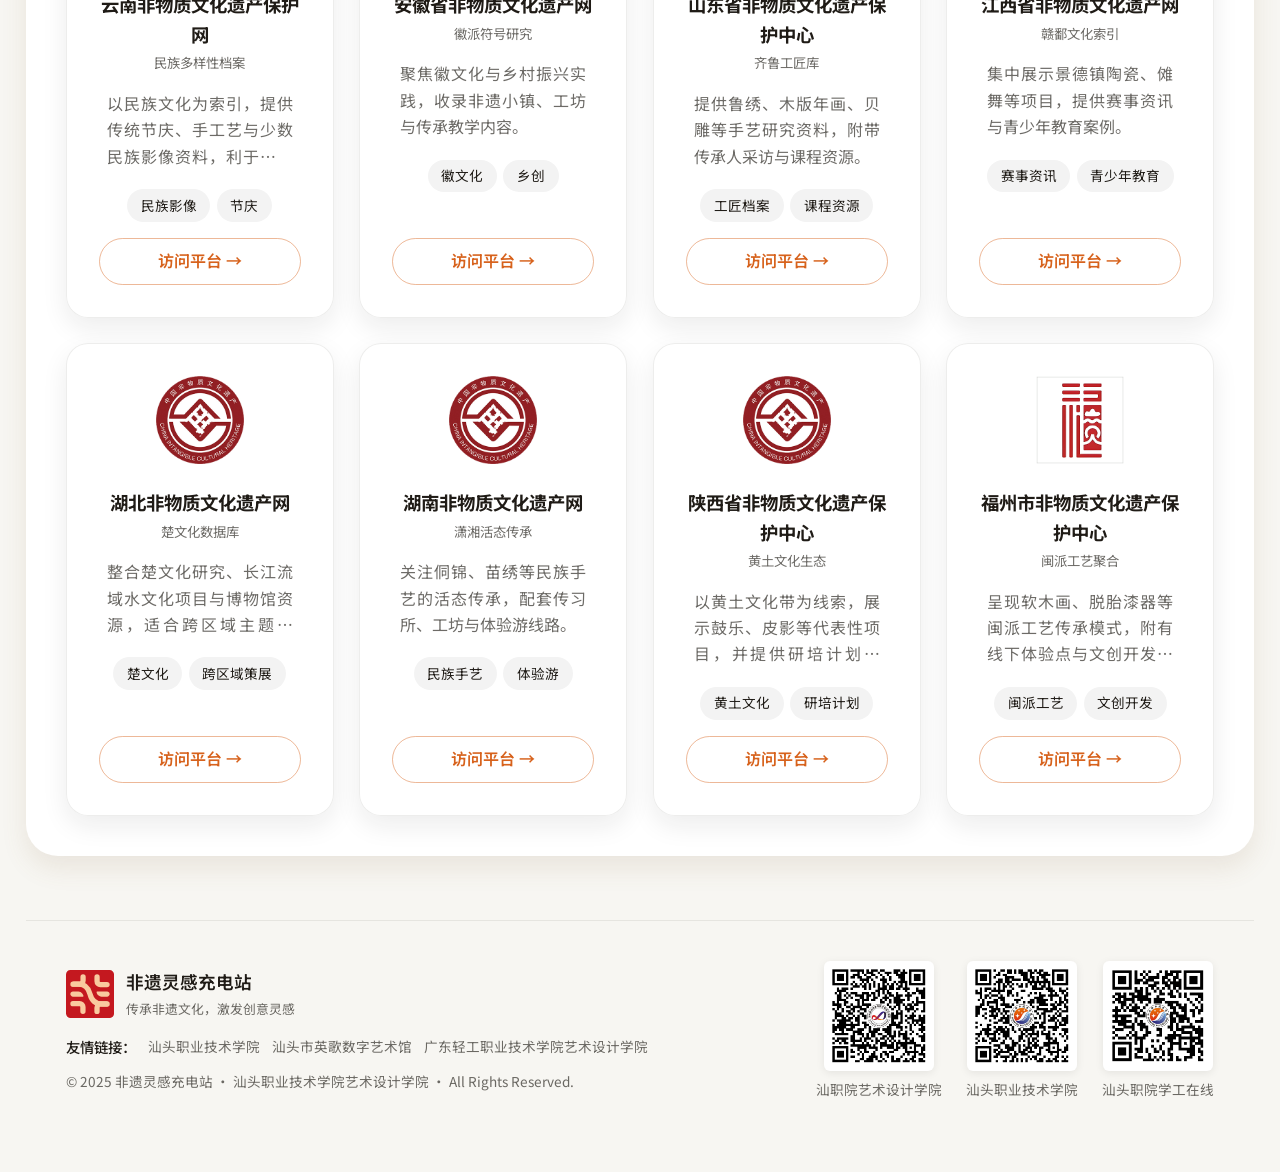
<file: local.html>
<!DOCTYPE html>
<html lang="zh-Hans">
  <head>
    <meta charset="UTF-8" />
    <meta name="viewport" content="width=device-width, initial-scale=1.0" />
    <title>地方特色非遗资源库 | 非遗灵感充电站</title>
    <meta
      name="description"
      content="地方非遗资源专页，集合各省市数字馆、保护中心与研学路线，便于采风与地域研究。"
    />
    <link rel="preconnect" href="https://fonts.googleapis.com" />
    <link rel="preconnect" href="https://fonts.gstatic.com" crossorigin />
    <link
      href="https://fonts.googleapis.com/css2?family=Noto+Sans+SC:wght@400;500;600;700&family=Space+Grotesk:wght@500;700&display=swap"
      rel="stylesheet"
    />
    <link rel="stylesheet" href="styles/main.css" />
    <link rel="icon" type="image/png" href="assets/brand/favicon.png" />
    <!-- 预加载关键图片资源 -->
    <link rel="preload" as="image" href="assets/brand/site-logo.svg" />
  </head>
  <body id="page-top" data-page="local">
    <header class="site-header">
      <a class="logo-wrapper" href="index.html" aria-label="返回主页">
        <img src="assets/brand/site-logo.svg" alt="非遗灵感充电站 logo" width="52" height="52" decoding="async" />
        <div class="logo-copy">
          <span class="brand-title">非遗灵感充电站</span>
          <span class="brand-subtitle">汕头职院非遗设计灵感库</span>
        </div>
      </a>
      <nav class="primary-nav" aria-label="主导航">
        <a href="national.html" data-route="national">国家级平台</a>
        <a href="local.html" data-route="local">地方资源库</a>
        <a href="academic.html" data-route="academic">学术研究</a>
        <a href="museum.html" data-route="museum">文史博物馆</a>
        <a href="celebrity.html" data-route="celebrity">名人纪念馆</a>
        <a href="international.html" data-route="international">国际非遗</a>
        <a href="red.html" data-route="red">红色专区</a>
        <a href="film.html" data-route="film">非遗影视</a>
        <a href="books.html" data-route="books">设计书籍</a>
        <a href="design.html" data-route="design">文创项目</a>
        <a href="studio.html" data-route="studio">设计工作室</a>
      </nav>
      <button class="search-trigger" id="searchTrigger" aria-label="搜索">
        <svg width="20" height="20" viewBox="0 0 24 24" fill="none" stroke="currentColor" stroke-width="2" stroke-linecap="round" stroke-linejoin="round">
          <circle cx="11" cy="11" r="8"></circle>
          <path d="M21 21l-4.35-4.35"></path>
        </svg>
      </button>
    </header>

    <main>
      <section class="section-hero museum-hero">
        <div class="hero-content">
          <h1>地方特色非遗资源库</h1>
          <p class="lead hero-single-line">
            选择目标省份即可访问当地非遗保护中心、数字馆或专题网站，了解传承重点与项目动态。
          </p>
        </div>
        <div class="hero-metrics-inline">
          <div>
            <strong data-count-for="local">0</strong>
            <span>收录资源</span>
          </div>
          <div>
            <strong>16+</strong>
            <span>覆盖省份</span>
          </div>
        </div>
      </section>

      <section class="resource-section" id="local" data-section-id="local">
        <div class="resource-grid" data-grid="local"></div>
      </section>
    </main>

    <!-- 搜索弹窗 -->
    <div class="search-overlay" id="searchOverlay">
      <div class="search-modal">
        <div class="search-header">
          <div class="search-input-wrapper">
            <svg class="search-icon" width="22" height="22" viewBox="0 0 24 24" fill="none" stroke="currentColor" stroke-width="2" stroke-linecap="round" stroke-linejoin="round">
              <circle cx="11" cy="11" r="8"></circle>
              <path d="M21 21l-4.35-4.35"></path>
            </svg>
            <input type="text" class="search-input" id="searchInput" placeholder="搜索资源、博物馆、非遗项目..." autocomplete="off" />
            <kbd class="search-kbd">ESC</kbd>
          </div>
          <button class="search-close" id="searchClose" aria-label="关闭搜索">
            <svg width="24" height="24" viewBox="0 0 24 24" fill="none" stroke="currentColor" stroke-width="2" stroke-linecap="round" stroke-linejoin="round">
              <path d="M18 6L6 18"></path>
              <path d="M6 6l12 12"></path>
            </svg>
          </button>
        </div>
        <div class="search-results" id="searchResults">
          <div class="search-placeholder">
            <svg width="48" height="48" viewBox="0 0 24 24" fill="none" stroke="currentColor" stroke-width="1.5" stroke-linecap="round" stroke-linejoin="round">
              <circle cx="11" cy="11" r="8"></circle>
              <path d="M21 21l-4.35-4.35"></path>
            </svg>
            <p>输入关键词搜索全站资源</p>
            <span>支持搜索：资源名称、描述、标签</span>
          </div>
        </div>
      </div>
    </div>

    <a class="scroll-top-btn" href="#page-top" aria-label="返回顶部">↑</a>

    <footer class="site-footer">
      <div class="footer-left">
        <div class="footer-brand">
          <img src="assets/brand/favicon.svg" alt="非遗灵感充电站" width="48" height="48" decoding="async" loading="lazy" />
          <div class="footer-brand-text">
            <span class="name">非遗灵感充电站</span>
            <span class="slogan">传承非遗文化，激发创意灵感</span>
          </div>
        </div>
        <div class="footer-friend-links">
          <span class="label">友情链接：</span>
          <a href="https://www.stpt.edu.cn/" target="_blank" rel="noreferrer">汕头职业技术学院</a>
          <a href="https://www.stpt.edu.cn/yinggewu/" target="_blank" rel="noreferrer">汕头市英歌数字艺术馆</a>
          <a href="https://yssj.gdqy.edu.cn/" target="_blank" rel="noreferrer">广东轻工职业技术学院艺术设计学院</a>
        </div>
        <p>© 2025 非遗灵感充电站 · 汕头职业技术学院艺术设计学院 · All Rights Reserved.</p>
      </div>
      <div class="footer-qrcode">
        <div class="qrcode-item">
          <img src="assets/qrcode/1-stptArt-QR.png" alt="汕职院艺术设计学院公众号" width="110" height="110" decoding="async" loading="lazy" />
          <span>汕职院艺术设计学院</span>
        </div>
        <div class="qrcode-item">
          <img src="assets/qrcode/2-stpt-QR.png" alt="汕头职业技术学院公众号" width="110" height="110" decoding="async" loading="lazy" />
          <span>汕头职业技术学院</span>
        </div>
        <div class="qrcode-item">
          <img src="assets/qrcode/3-stptArtOnline-QR.png" alt="汕头职院学工在线公众号" width="110" height="110" decoding="async" loading="lazy" />
          <span>汕头职院学工在线</span>
        </div>
      </div>
    </footer>

    <script type="module" src="scripts/main.js"></script>
  </body>
</html>
</file>
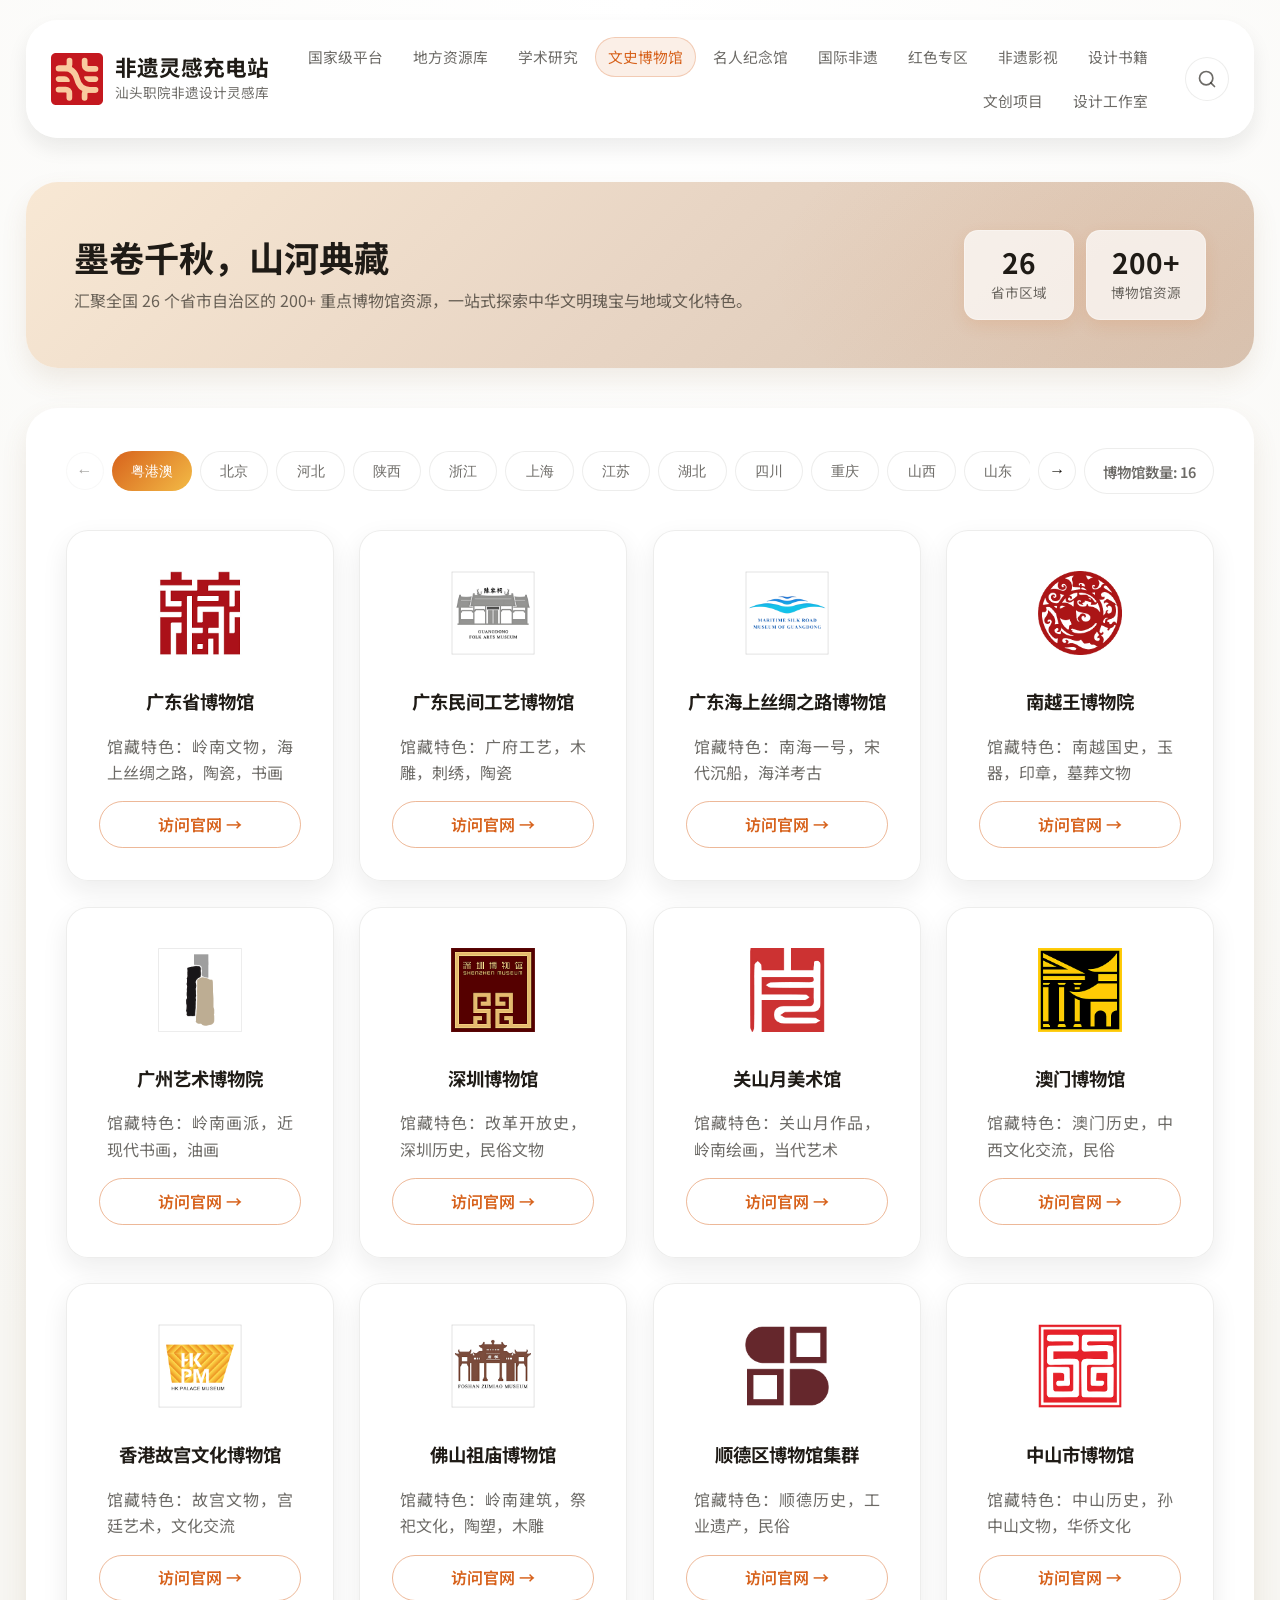
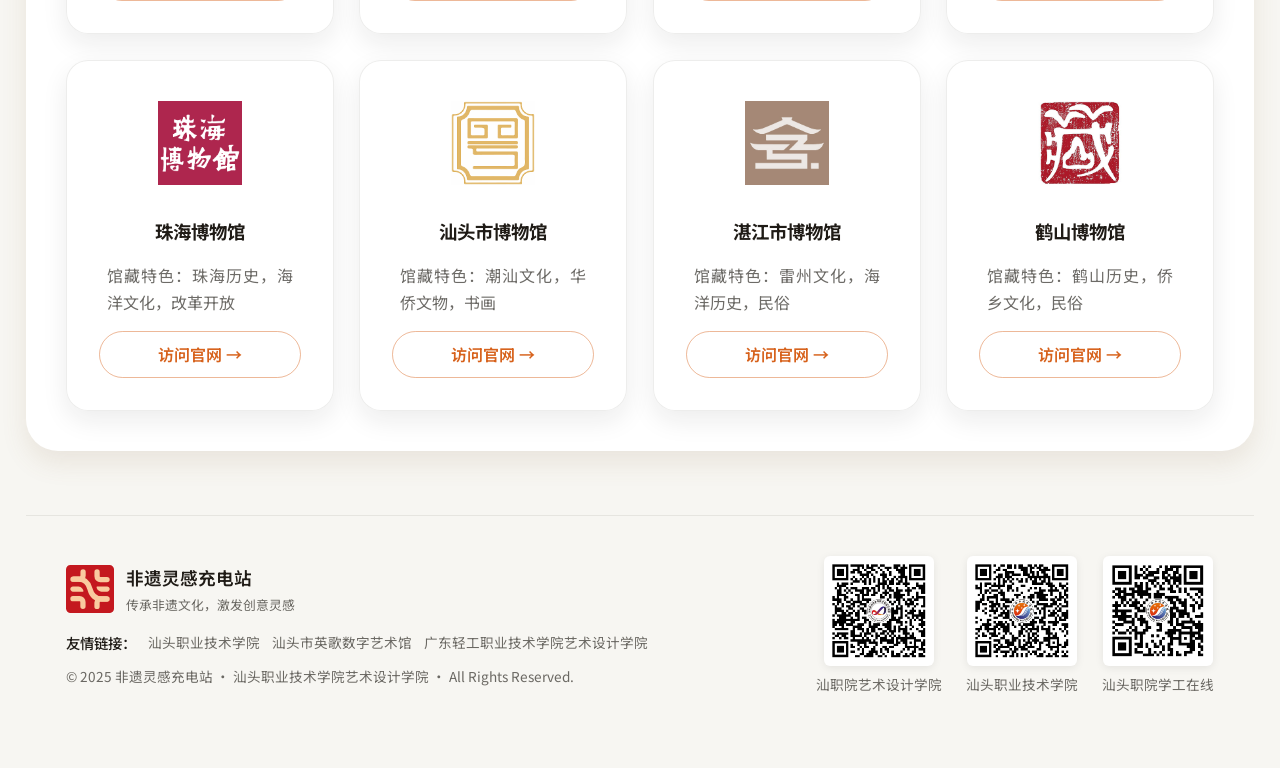
<file: museum.html>
<!DOCTYPE html>
<html lang="zh-Hans">
  <head>
    <meta charset="UTF-8" />
    <meta name="viewport" content="width=device-width, initial-scale=1.0" />
    <title>中国文史博物馆资源库 | 非遗灵感充电站</title>
    <meta
      name="description"
      content="中国文史博物馆资源库，汇集全国各省市重点博物馆资源，探索中华文明瑰宝。"
    />
    <link rel="preconnect" href="https://fonts.googleapis.com" />
    <link rel="preconnect" href="https://fonts.gstatic.com" crossorigin />
    <link
      href="https://fonts.googleapis.com/css2?family=Noto+Sans+SC:wght@400;500;600;700&family=Space+Grotesk:wght@500;700&display=swap"
      rel="stylesheet"
    />
    <link rel="stylesheet" href="styles/main.css" />
    <link rel="icon" type="image/png" href="assets/brand/favicon.png" />
    <!-- 预加载关键图片资源 -->
    <link rel="preload" as="image" href="assets/brand/site-logo.svg" />
  </head>
  <body id="page-top" data-page="museum">
    <header class="site-header">
      <a class="logo-wrapper" href="index.html" aria-label="返回主页">
        <img src="assets/brand/site-logo.svg" alt="非遗灵感充电站 logo" width="52" height="52" decoding="async" />
        <div class="logo-copy">
          <span class="brand-title">非遗灵感充电站</span>
          <span class="brand-subtitle">汕头职院非遗设计灵感库</span>
        </div>
      </a>
      <nav class="primary-nav" aria-label="主导航">
        <a href="national.html" data-route="national">国家级平台</a>
        <a href="local.html" data-route="local">地方资源库</a>
        <a href="academic.html" data-route="academic">学术研究</a>
        <a href="museum.html" data-route="museum">文史博物馆</a>
        <a href="celebrity.html" data-route="celebrity">名人纪念馆</a>
        <a href="international.html" data-route="international">国际非遗</a>
        <a href="red.html" data-route="red">红色专区</a>
        <a href="film.html" data-route="film">非遗影视</a>
        <a href="books.html" data-route="books">设计书籍</a>
        <a href="design.html" data-route="design">文创项目</a>
        <a href="studio.html" data-route="studio">设计工作室</a>
      </nav>
      <button class="search-trigger" id="searchTrigger" aria-label="搜索">
        <svg width="20" height="20" viewBox="0 0 24 24" fill="none" stroke="currentColor" stroke-width="2" stroke-linecap="round" stroke-linejoin="round">
          <circle cx="11" cy="11" r="8"></circle>
          <path d="M21 21l-4.35-4.35"></path>
        </svg>
      </button>
    </header>

    <main>
      <section class="museum-hero" id="museum-hero">
        <div class="museum-hero-content">
          <div class="museum-hero-header">
            <div class="hero-text-group">
            <h1>墨卷千秋，山河典藏</h1>
              <p class="lead">
                汇聚全国 26 个省市自治区的 200+ 重点博物馆资源，一站式探索中华文明瑰宝与地域文化特色。
              </p>
            </div>
            <div class="hero-metrics-inline">
              <div>
                <strong>26</strong>
                <span>省市区域</span>
              </div>
              <div>
                <strong>200+</strong>
                <span>博物馆资源</span>
              </div>
            </div>
          </div>
        </div>
      </section>

      <section class="resource-section museum-section" id="museum">
        <div class="section-head museum-head">
          <div class="museum-filter-bar" role="toolbar" aria-label="省市分类筛选">
            <button class="tab-arrow museum-tab-arrow" id="museum-tab-prev" aria-label="向左切换">
              ←
            </button>
            <div class="filter-scroll-wrapper museum-scroll">
              <div class="museum-category-tabs" id="category-tabs">
                <!-- 分类按钮由JS动态生成 -->
              </div>
            </div>
            <button class="tab-arrow museum-tab-arrow" id="museum-tab-next" aria-label="向右切换">
              →
            </button>
            <span class="category-tab museum-count-pill" id="current-region-count">博物馆数量: 0</span>
          </div>
        </div>

        <div class="resource-grid" id="museum-grid">
          <!-- 博物馆卡片由JS动态生成 -->
        </div>
      </section>
    </main>

    <!-- 搜索弹窗 -->
    <div class="search-overlay" id="searchOverlay">
      <div class="search-modal">
        <div class="search-header">
          <div class="search-input-wrapper">
            <svg class="search-icon" width="22" height="22" viewBox="0 0 24 24" fill="none" stroke="currentColor" stroke-width="2" stroke-linecap="round" stroke-linejoin="round">
              <circle cx="11" cy="11" r="8"></circle>
              <path d="M21 21l-4.35-4.35"></path>
            </svg>
            <input type="text" class="search-input" id="searchInput" placeholder="搜索资源、博物馆、非遗项目..." autocomplete="off" />
            <kbd class="search-kbd">ESC</kbd>
          </div>
          <button class="search-close" id="searchClose" aria-label="关闭搜索">
            <svg width="24" height="24" viewBox="0 0 24 24" fill="none" stroke="currentColor" stroke-width="2" stroke-linecap="round" stroke-linejoin="round">
              <path d="M18 6L6 18"></path>
              <path d="M6 6l12 12"></path>
            </svg>
          </button>
        </div>
        <div class="search-results" id="searchResults">
          <div class="search-placeholder">
            <svg width="48" height="48" viewBox="0 0 24 24" fill="none" stroke="currentColor" stroke-width="1.5" stroke-linecap="round" stroke-linejoin="round">
              <circle cx="11" cy="11" r="8"></circle>
              <path d="M21 21l-4.35-4.35"></path>
            </svg>
            <p>输入关键词搜索全站资源</p>
            <span>支持搜索：资源名称、描述、标签</span>
          </div>
        </div>
      </div>
    </div>

    <a class="scroll-top-btn" href="#page-top" aria-label="返回顶部">↑</a>

    <footer class="site-footer">
      <div class="footer-left">
        <div class="footer-brand">
          <img src="assets/brand/favicon.svg" alt="非遗灵感充电站" width="48" height="48" decoding="async" loading="lazy" />
          <div class="footer-brand-text">
            <span class="name">非遗灵感充电站</span>
            <span class="slogan">传承非遗文化，激发创意灵感</span>
          </div>
        </div>
        <div class="footer-friend-links">
          <span class="label">友情链接：</span>
          <a href="https://www.stpt.edu.cn/" target="_blank" rel="noreferrer">汕头职业技术学院</a>
          <a href="https://www.stpt.edu.cn/yinggewu/" target="_blank" rel="noreferrer">汕头市英歌数字艺术馆</a>
          <a href="https://yssj.gdqy.edu.cn/" target="_blank" rel="noreferrer">广东轻工职业技术学院艺术设计学院</a>
        </div>
        <p>© 2025 非遗灵感充电站 · 汕头职业技术学院艺术设计学院 · All Rights Reserved.</p>
      </div>
      <div class="footer-qrcode">
        <div class="qrcode-item">
          <img src="assets/qrcode/1-stptArt-QR.png" alt="汕职院艺术设计学院公众号" width="110" height="110" decoding="async" loading="lazy" />
          <span>汕职院艺术设计学院</span>
        </div>
        <div class="qrcode-item">
          <img src="assets/qrcode/2-stpt-QR.png" alt="汕头职业技术学院公众号" width="110" height="110" decoding="async" loading="lazy" />
          <span>汕头职业技术学院</span>
        </div>
        <div class="qrcode-item">
          <img src="assets/qrcode/3-stptArtOnline-QR.png" alt="汕头职院学工在线公众号" width="110" height="110" decoding="async" loading="lazy" />
          <span>汕头职院学工在线</span>
        </div>
      </div>
    </footer>

    <script type="module" src="scripts/main.js"></script>
  </body>
</html>
</file>
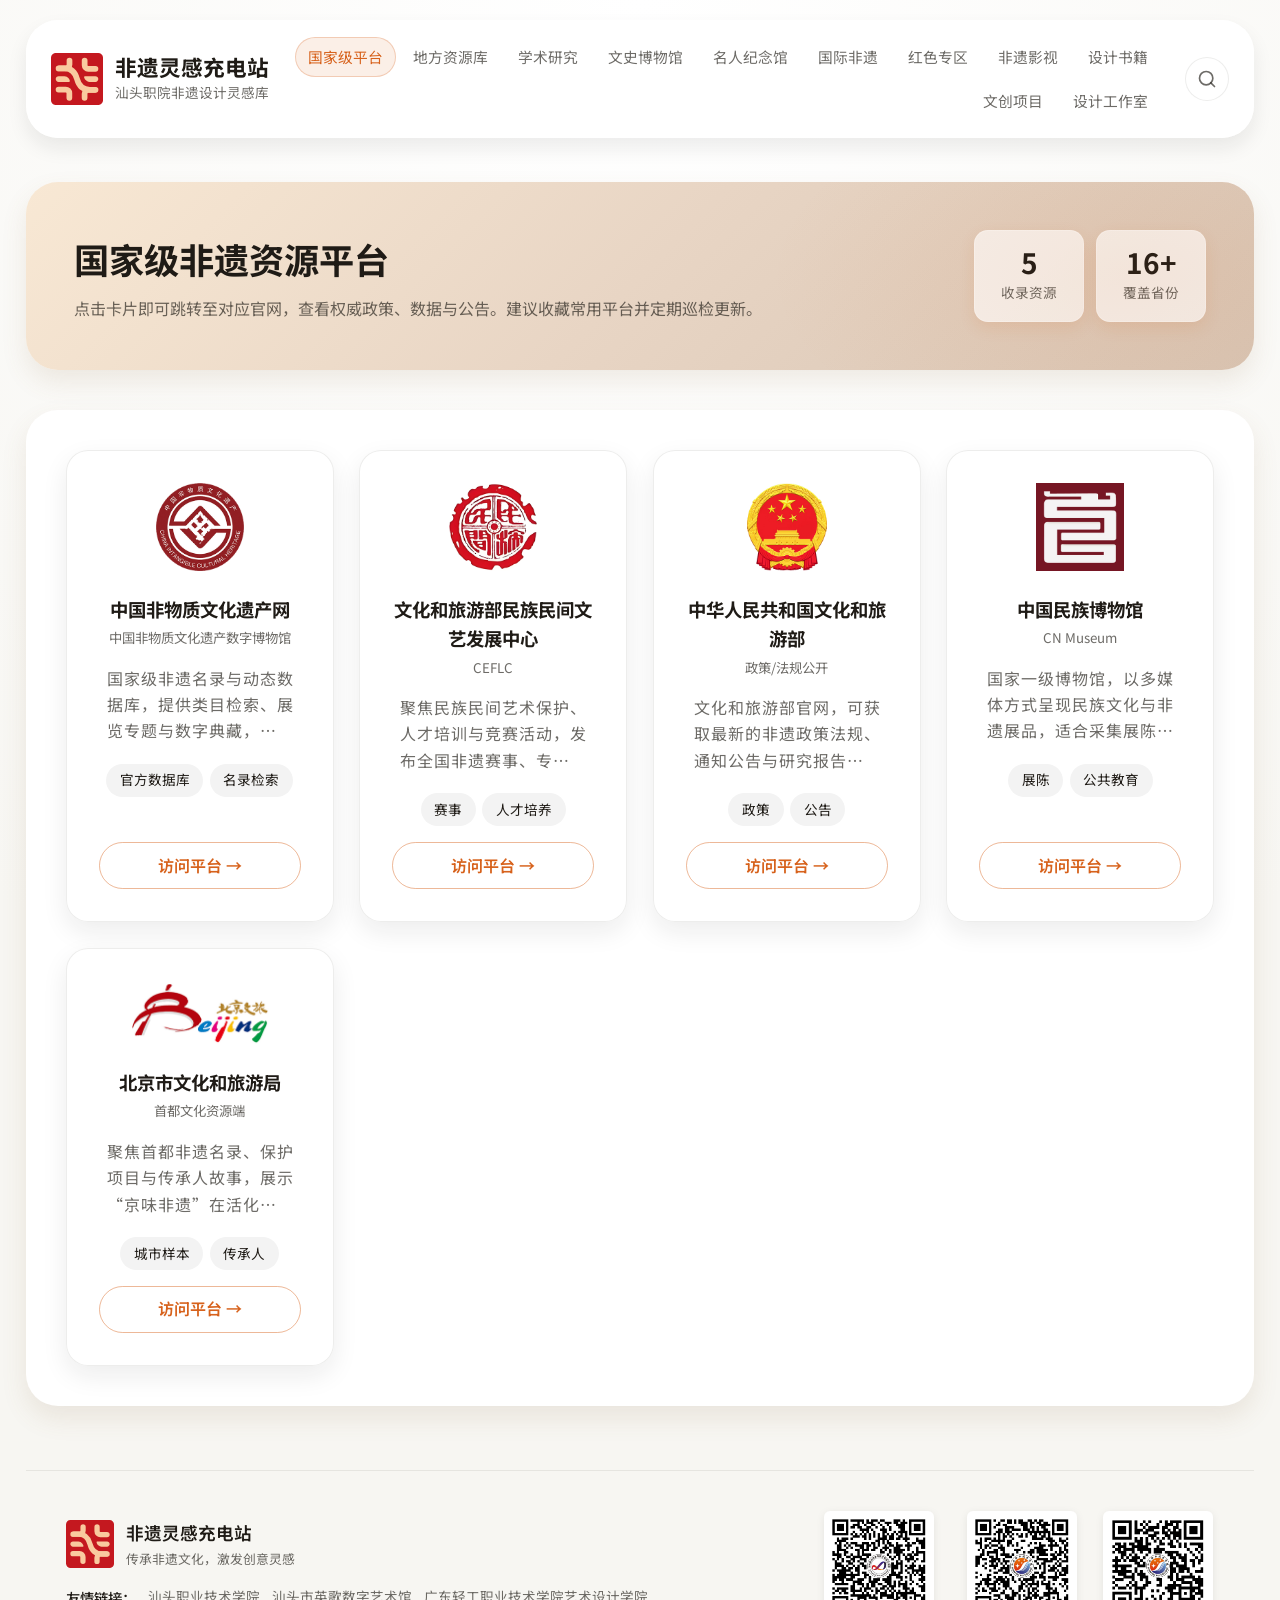
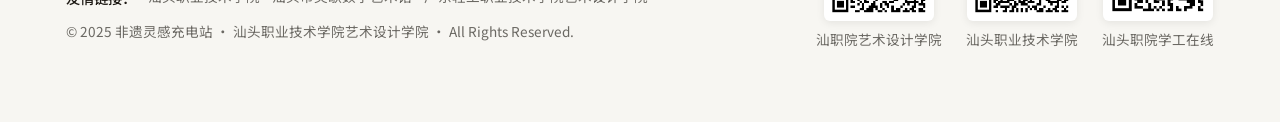
<file: national.html>
<!DOCTYPE html>
<html lang="zh-Hans">
  <head>
    <meta charset="UTF-8" />
    <meta name="viewport" content="width=device-width, initial-scale=1.0" />
    <title>国家级非遗资源平台 | 非遗灵感充电站</title>
    <meta
      name="description"
      content="国家级非遗平台专页，聚合文化和旅游部等权威机构的非遗政策、名录与数字博物馆链接。"
    />
    <link rel="preconnect" href="https://fonts.googleapis.com" />
    <link rel="preconnect" href="https://fonts.gstatic.com" crossorigin />
    <link
      href="https://fonts.googleapis.com/css2?family=Noto+Sans+SC:wght@400;500;600;700&family=Space+Grotesk:wght@500;700&display=swap"
      rel="stylesheet"
    />
    <link rel="stylesheet" href="styles/main.css" />
    <link rel="icon" type="image/png" href="assets/brand/favicon.png" />
    <!-- 预加载关键图片资源 -->
    <link rel="preload" as="image" href="assets/brand/site-logo.svg" />
  </head>
  <body id="page-top" data-page="national">
    <header class="site-header">
      <a class="logo-wrapper" href="index.html" aria-label="返回主页">
        <img src="assets/brand/site-logo.svg" alt="非遗灵感充电站 logo" width="52" height="52" decoding="async" />
        <div class="logo-copy">
          <span class="brand-title">非遗灵感充电站</span>
          <span class="brand-subtitle">汕头职院非遗设计灵感库</span>
        </div>
      </a>
      <nav class="primary-nav" aria-label="主导航">
        <a href="national.html" data-route="national">国家级平台</a>
        <a href="local.html" data-route="local">地方资源库</a>
        <a href="academic.html" data-route="academic">学术研究</a>
        <a href="museum.html" data-route="museum">文史博物馆</a>
        <a href="celebrity.html" data-route="celebrity">名人纪念馆</a>
        <a href="international.html" data-route="international">国际非遗</a>
        <a href="red.html" data-route="red">红色专区</a>
        <a href="film.html" data-route="film">非遗影视</a>
        <a href="books.html" data-route="books">设计书籍</a>
        <a href="design.html" data-route="design">文创项目</a>
        <a href="studio.html" data-route="studio">设计工作室</a>
      </nav>
      <button class="search-trigger" id="searchTrigger" aria-label="搜索">
        <svg width="20" height="20" viewBox="0 0 24 24" fill="none" stroke="currentColor" stroke-width="2" stroke-linecap="round" stroke-linejoin="round">
          <circle cx="11" cy="11" r="8"></circle>
          <path d="M21 21l-4.35-4.35"></path>
        </svg>
      </button>
    </header>

    <main>
      <section class="section-hero museum-hero">
        <div class="hero-content">
          <h1>国家级非遗资源平台</h1>
          <p class="lead hero-single-line">
            点击卡片即可跳转至对应官网，查看权威政策、数据与公告。建议收藏常用平台并定期巡检更新。
          </p>
        </div>
        <div class="hero-metrics-inline">
          <div>
            <strong data-count-for="national">0</strong>
            <span>收录资源</span>
          </div>
          <div>
            <strong>16+</strong>
            <span>覆盖省份</span>
          </div>
        </div>
      </section>

      <section
        class="resource-section"
        id="national"
        data-section-id="national"
      >
        <div class="resource-grid" data-grid="national"></div>
      </section>
    </main>

    <!-- 搜索弹窗 -->
    <div class="search-overlay" id="searchOverlay">
      <div class="search-modal">
        <div class="search-header">
          <div class="search-input-wrapper">
            <svg class="search-icon" width="22" height="22" viewBox="0 0 24 24" fill="none" stroke="currentColor" stroke-width="2" stroke-linecap="round" stroke-linejoin="round">
              <circle cx="11" cy="11" r="8"></circle>
              <path d="M21 21l-4.35-4.35"></path>
            </svg>
            <input type="text" class="search-input" id="searchInput" placeholder="搜索资源、博物馆、非遗项目..." autocomplete="off" />
            <kbd class="search-kbd">ESC</kbd>
          </div>
          <button class="search-close" id="searchClose" aria-label="关闭搜索">
            <svg width="24" height="24" viewBox="0 0 24 24" fill="none" stroke="currentColor" stroke-width="2" stroke-linecap="round" stroke-linejoin="round">
              <path d="M18 6L6 18"></path>
              <path d="M6 6l12 12"></path>
            </svg>
          </button>
        </div>
        <div class="search-results" id="searchResults">
          <div class="search-placeholder">
            <svg width="48" height="48" viewBox="0 0 24 24" fill="none" stroke="currentColor" stroke-width="1.5" stroke-linecap="round" stroke-linejoin="round">
              <circle cx="11" cy="11" r="8"></circle>
              <path d="M21 21l-4.35-4.35"></path>
            </svg>
            <p>输入关键词搜索全站资源</p>
            <span>支持搜索：资源名称、描述、标签</span>
          </div>
        </div>
      </div>
    </div>

    <a class="scroll-top-btn" href="#page-top" aria-label="返回顶部">↑</a>

    <footer class="site-footer">
      <div class="footer-left">
        <div class="footer-brand">
          <img src="assets/brand/favicon.svg" alt="非遗灵感充电站" width="48" height="48" decoding="async" loading="lazy" />
          <div class="footer-brand-text">
            <span class="name">非遗灵感充电站</span>
            <span class="slogan">传承非遗文化，激发创意灵感</span>
          </div>
        </div>
        <div class="footer-friend-links">
          <span class="label">友情链接：</span>
          <a href="https://www.stpt.edu.cn/" target="_blank" rel="noreferrer">汕头职业技术学院</a>
          <a href="https://www.stpt.edu.cn/yinggewu/" target="_blank" rel="noreferrer">汕头市英歌数字艺术馆</a>
          <a href="https://yssj.gdqy.edu.cn/" target="_blank" rel="noreferrer">广东轻工职业技术学院艺术设计学院</a>
        </div>
        <p>© 2025 非遗灵感充电站 · 汕头职业技术学院艺术设计学院 · All Rights Reserved.</p>
      </div>
      <div class="footer-qrcode">
        <div class="qrcode-item">
          <img src="assets/qrcode/1-stptArt-QR.png" alt="汕职院艺术设计学院公众号" width="110" height="110" decoding="async" loading="lazy" />
          <span>汕职院艺术设计学院</span>
        </div>
        <div class="qrcode-item">
          <img src="assets/qrcode/2-stpt-QR.png" alt="汕头职业技术学院公众号" width="110" height="110" decoding="async" loading="lazy" />
          <span>汕头职业技术学院</span>
        </div>
        <div class="qrcode-item">
          <img src="assets/qrcode/3-stptArtOnline-QR.png" alt="汕头职院学工在线公众号" width="110" height="110" decoding="async" loading="lazy" />
          <span>汕头职院学工在线</span>
        </div>
      </div>
    </footer>

    <script type="module" src="scripts/main.js"></script>
  </body>
</html>
</file>
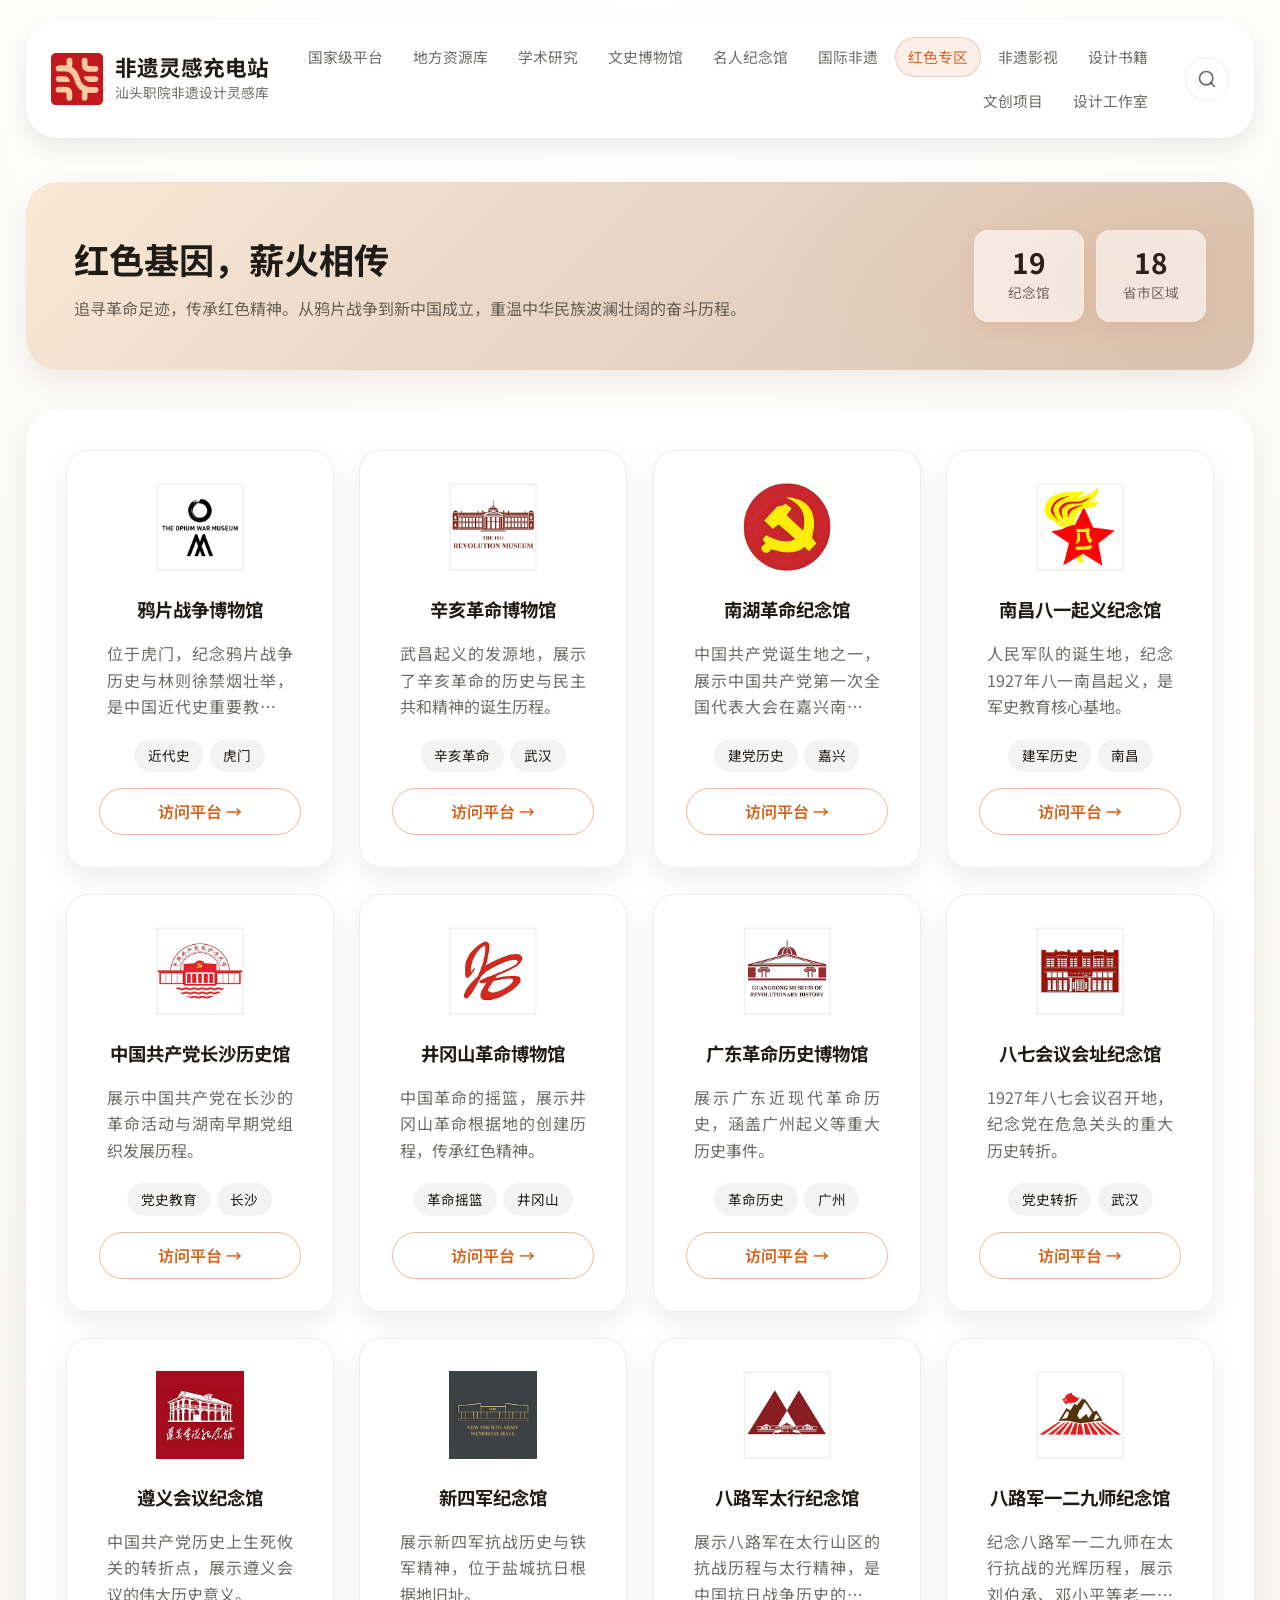
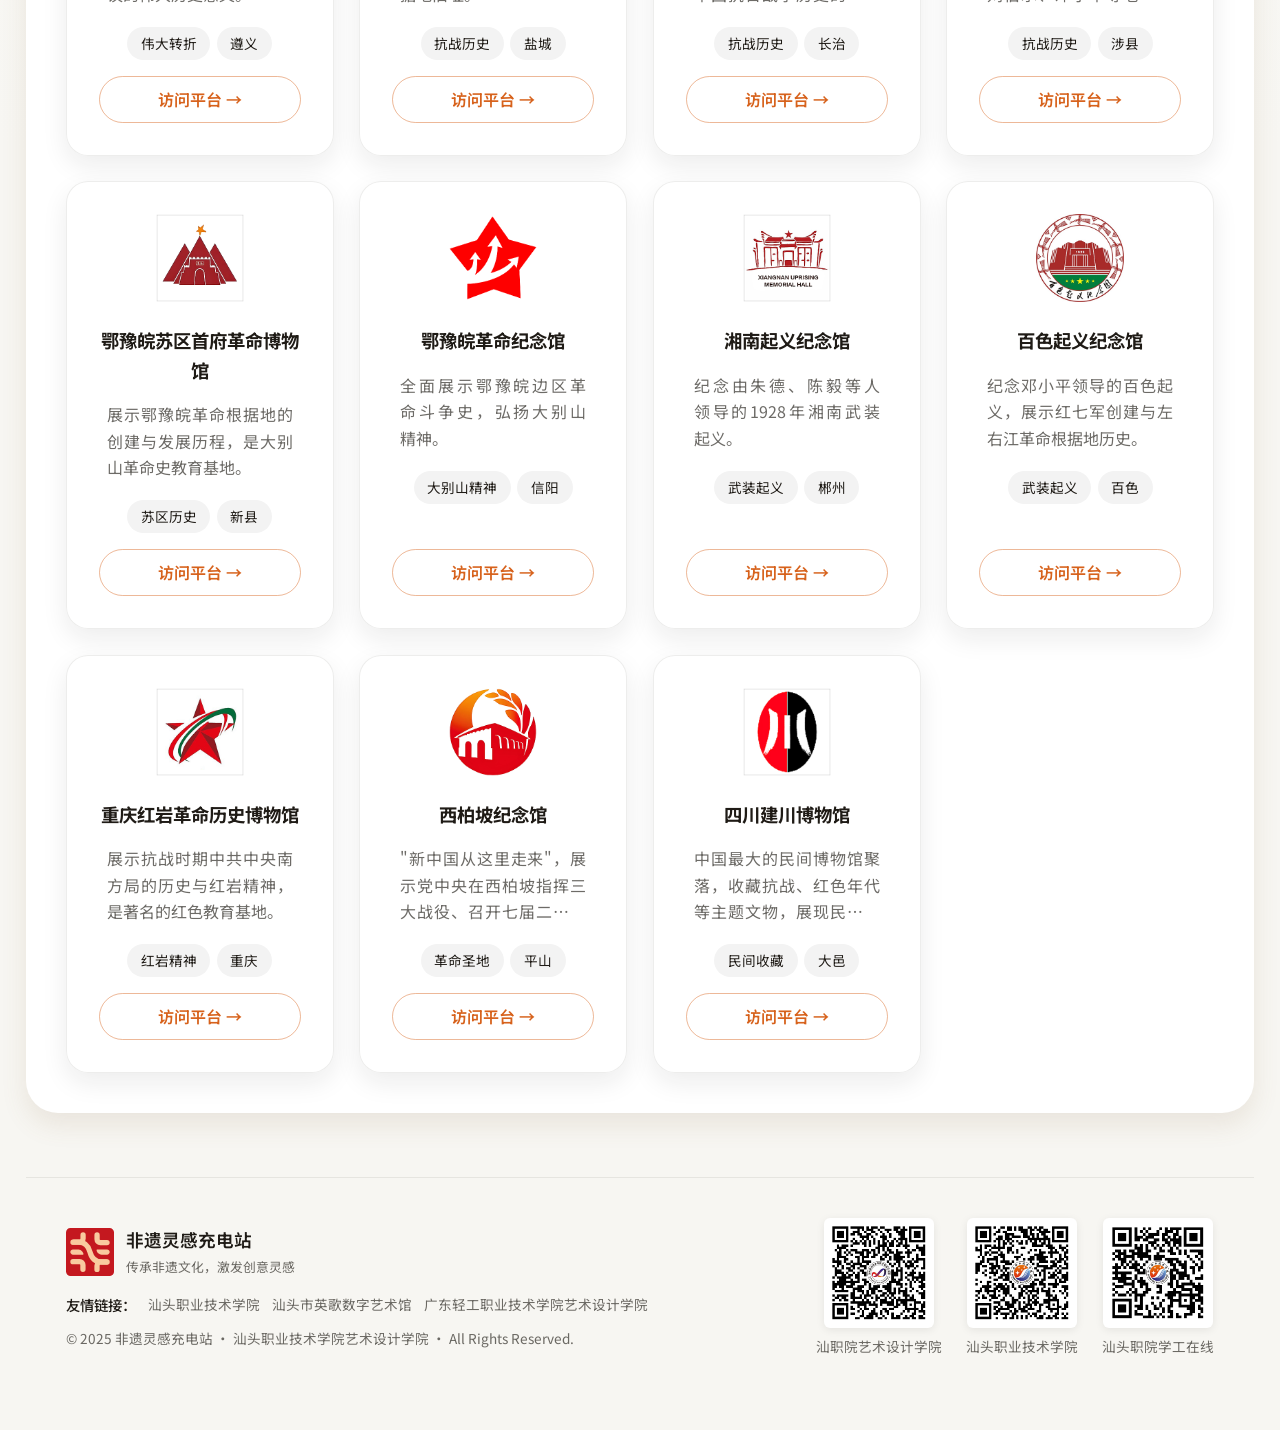
<file: red.html>
<!DOCTYPE html>
<html lang="zh-Hans">
  <head>
    <meta charset="UTF-8" />
    <meta name="viewport" content="width=device-width, initial-scale=1.0" />
    <title>爱国教育·红色专区 | 非遗灵感充电站</title>
    <meta
      name="description"
      content="汇聚全国红色革命纪念馆资源，传承红色基因，弘扬爱国主义精神。"
    />
    <link rel="preconnect" href="https://fonts.googleapis.com" />
    <link rel="preconnect" href="https://fonts.gstatic.com" crossorigin />
    <link
      href="https://fonts.googleapis.com/css2?family=Noto+Sans+SC:wght@400;500;600;700&family=Space+Grotesk:wght@500;700&display=swap"
      rel="stylesheet"
    />
    <link rel="stylesheet" href="styles/main.css" />
    <link rel="icon" type="image/png" href="assets/brand/favicon.png" />
    <!-- 预加载关键图片资源 -->
    <link rel="preload" as="image" href="assets/brand/site-logo.svg" />
  </head>
  <body id="page-top" data-page="red">
    <header class="site-header">
      <a class="logo-wrapper" href="index.html" aria-label="返回主页">
        <img src="assets/brand/site-logo.svg" alt="非遗灵感充电站 logo" width="52" height="52" decoding="async" />
        <div class="logo-copy">
          <span class="brand-title">非遗灵感充电站</span>
          <span class="brand-subtitle">汕头职院非遗设计灵感库</span>
        </div>
      </a>
      <nav class="primary-nav" aria-label="主导航">
        <a href="national.html" data-route="national">国家级平台</a>
        <a href="local.html" data-route="local">地方资源库</a>
        <a href="academic.html" data-route="academic">学术研究</a>
        <a href="museum.html" data-route="museum">文史博物馆</a>
        <a href="celebrity.html" data-route="celebrity">名人纪念馆</a>
        <a href="international.html" data-route="international">国际非遗</a>
        <a href="red.html" data-route="red">红色专区</a>
        <a href="film.html" data-route="film">非遗影视</a>
        <a href="books.html" data-route="books">设计书籍</a>
        <a href="design.html" data-route="design">文创项目</a>
        <a href="studio.html" data-route="studio">设计工作室</a>
      </nav>
      <button class="search-trigger" id="searchTrigger" aria-label="搜索">
        <svg width="20" height="20" viewBox="0 0 24 24" fill="none" stroke="currentColor" stroke-width="2" stroke-linecap="round" stroke-linejoin="round">
          <circle cx="11" cy="11" r="8"></circle>
          <path d="M21 21l-4.35-4.35"></path>
        </svg>
      </button>
    </header>

    <main>
      <!-- Hero 区域 -->
      <section class="section-hero red-hero">
        <div class="hero-content">
          <h1>红色基因，薪火相传</h1>
          <p class="lead">
            追寻革命足迹，传承红色精神。从鸦片战争到新中国成立，重温中华民族波澜壮阔的奋斗历程。
          </p>
        </div>
        <div class="hero-metrics-inline">
          <div>
            <strong data-count-for="red">0</strong>
            <span>纪念馆</span>
          </div>
          <div>
            <strong data-count-for="red-region">0</strong>
            <span>省市区域</span>
          </div>
        </div>
      </section>

      <!-- 资源列表 -->
      <section
        class="resource-section"
        id="red-section"
        data-section-id="red"
      >
        <div class="resource-grid" data-grid="red"></div>
      </section>
    </main>

    <!-- 搜索弹窗 -->
    <div class="search-overlay" id="searchOverlay">
      <div class="search-modal">
        <div class="search-header">
          <div class="search-input-wrapper">
            <svg class="search-icon" width="22" height="22" viewBox="0 0 24 24" fill="none" stroke="currentColor" stroke-width="2" stroke-linecap="round" stroke-linejoin="round">
              <circle cx="11" cy="11" r="8"></circle>
              <path d="M21 21l-4.35-4.35"></path>
            </svg>
            <input type="text" class="search-input" id="searchInput" placeholder="搜索资源、博物馆、非遗项目..." autocomplete="off" />
            <kbd class="search-kbd">ESC</kbd>
          </div>
          <button class="search-close" id="searchClose" aria-label="关闭搜索">
            <svg width="24" height="24" viewBox="0 0 24 24" fill="none" stroke="currentColor" stroke-width="2" stroke-linecap="round" stroke-linejoin="round">
              <path d="M18 6L6 18"></path>
              <path d="M6 6l12 12"></path>
            </svg>
          </button>
        </div>
        <div class="search-results" id="searchResults">
          <div class="search-placeholder">
            <svg width="48" height="48" viewBox="0 0 24 24" fill="none" stroke="currentColor" stroke-width="1.5" stroke-linecap="round" stroke-linejoin="round">
              <circle cx="11" cy="11" r="8"></circle>
              <path d="M21 21l-4.35-4.35"></path>
            </svg>
            <p>输入关键词搜索全站资源</p>
            <span>支持搜索：资源名称、描述、标签</span>
          </div>
        </div>
      </div>
    </div>

    <a class="scroll-top-btn" href="#page-top" aria-label="返回顶部">↑</a>

    <footer class="site-footer">
      <div class="footer-left">
        <div class="footer-brand">
          <img src="assets/brand/favicon.svg" alt="非遗灵感充电站" width="48" height="48" decoding="async" loading="lazy" />
          <div class="footer-brand-text">
            <span class="name">非遗灵感充电站</span>
            <span class="slogan">传承非遗文化，激发创意灵感</span>
          </div>
        </div>
        <div class="footer-friend-links">
          <span class="label">友情链接：</span>
          <a href="https://www.stpt.edu.cn/" target="_blank" rel="noreferrer">汕头职业技术学院</a>
          <a href="https://www.stpt.edu.cn/yinggewu/" target="_blank" rel="noreferrer">汕头市英歌数字艺术馆</a>
          <a href="https://yssj.gdqy.edu.cn/" target="_blank" rel="noreferrer">广东轻工职业技术学院艺术设计学院</a>
        </div>
        <p>© 2025 非遗灵感充电站 · 汕头职业技术学院艺术设计学院 · All Rights Reserved.</p>
      </div>
      <div class="footer-qrcode">
        <div class="qrcode-item">
          <img src="assets/qrcode/1-stptArt-QR.png" alt="汕职院艺术设计学院公众号" width="110" height="110" decoding="async" loading="lazy" />
          <span>汕职院艺术设计学院</span>
        </div>
        <div class="qrcode-item">
          <img src="assets/qrcode/2-stpt-QR.png" alt="汕头职业技术学院公众号" width="110" height="110" decoding="async" loading="lazy" />
          <span>汕头职业技术学院</span>
        </div>
        <div class="qrcode-item">
          <img src="assets/qrcode/3-stptArtOnline-QR.png" alt="汕头职院学工在线公众号" width="110" height="110" decoding="async" loading="lazy" />
          <span>汕头职院学工在线</span>
        </div>
      </div>
    </footer>

    <script type="module" src="scripts/main.js"></script>
  </body>
</html>
</file>
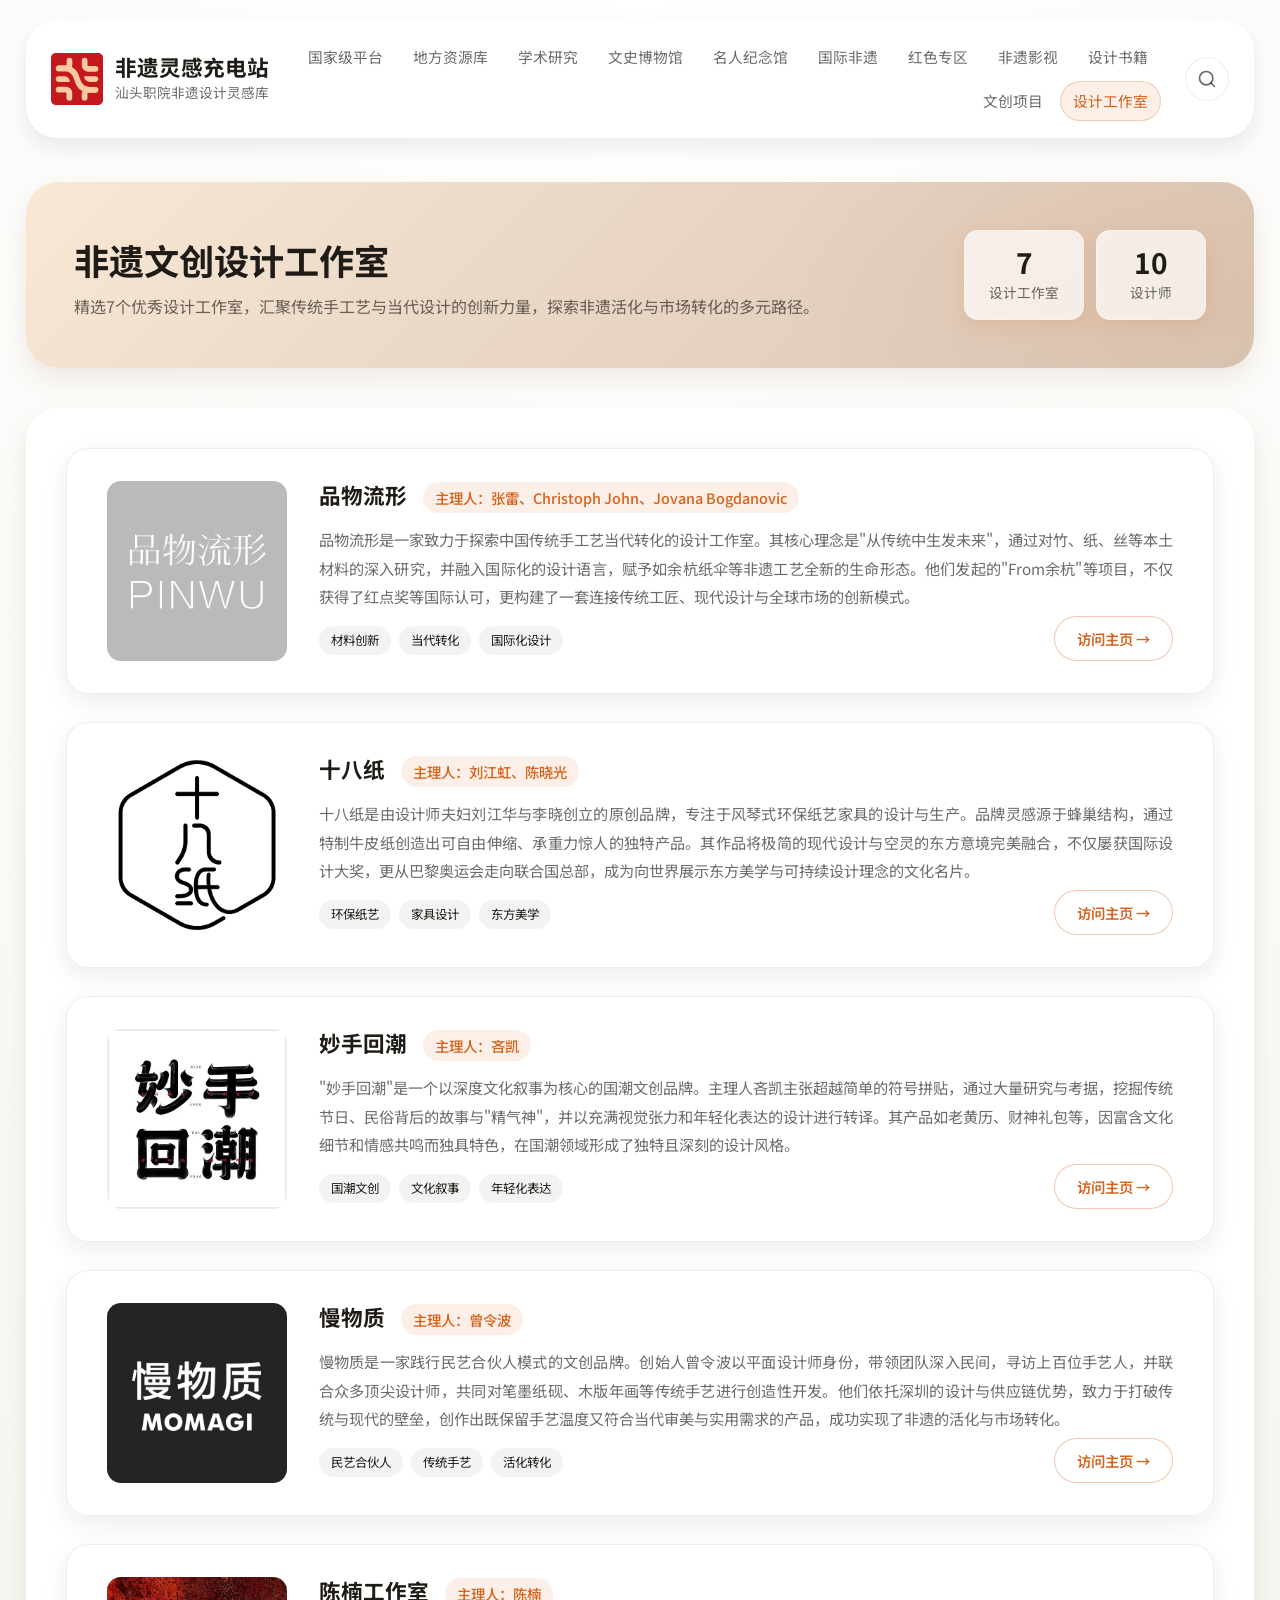
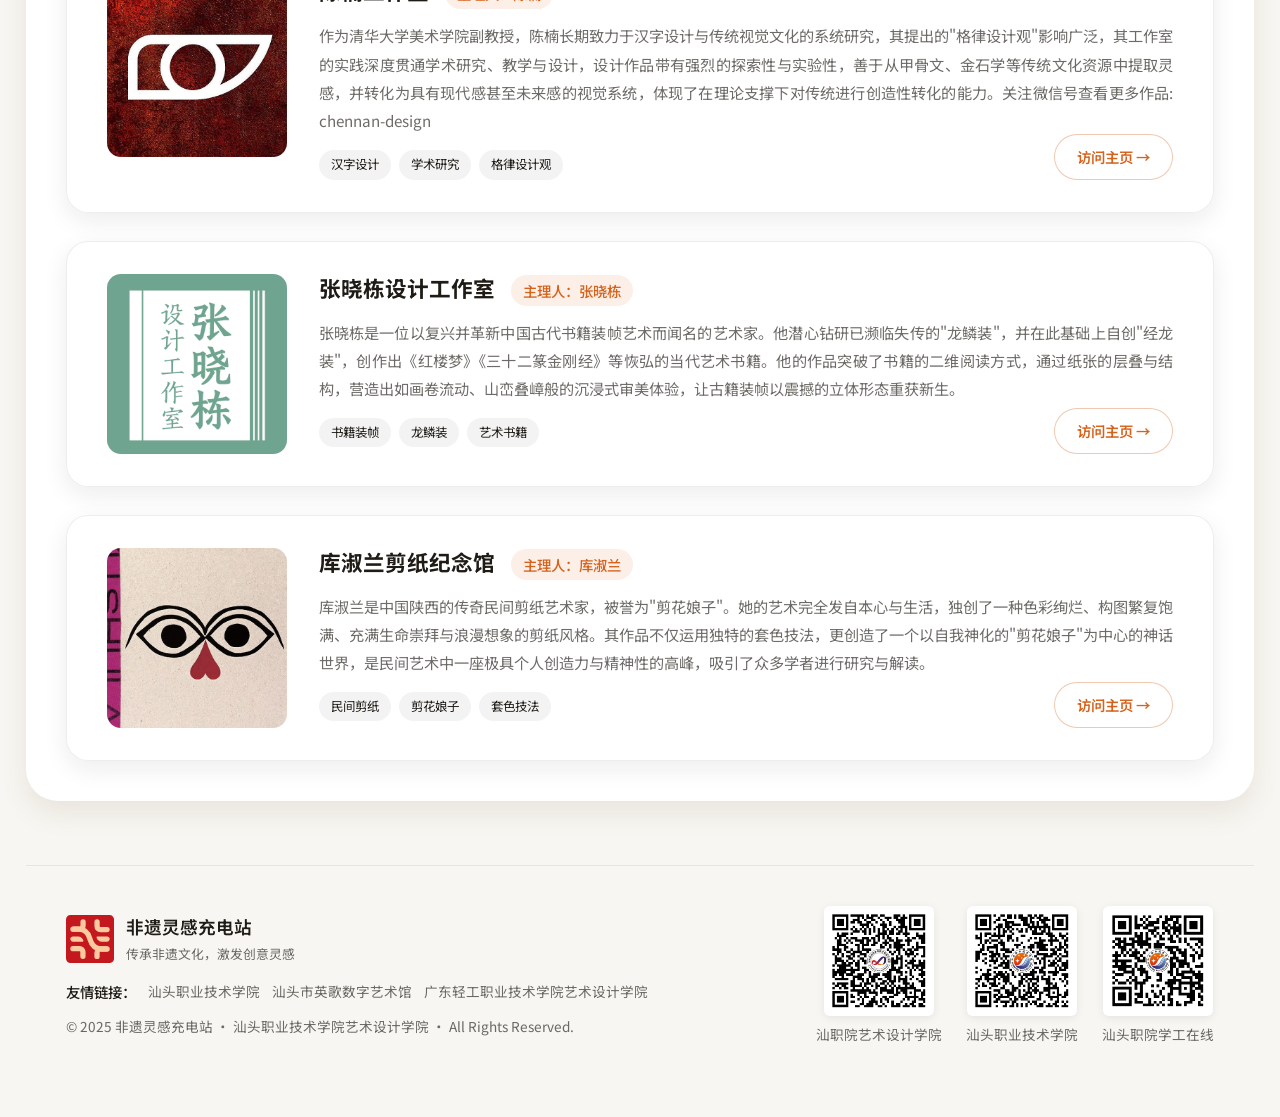
<file: studio.html>
<!DOCTYPE html>
<html lang="zh-Hans">
  <head>
    <meta charset="UTF-8" />
    <meta name="viewport" content="width=device-width, initial-scale=1.0" />
    <title>非遗文创设计工作室 | 非遗灵感充电站</title>
    <meta
      name="description"
      content="精选7个非遗文创设计工作室，汇聚品物流形、十八纸、妙手回潮等优秀设计团队，探索传统手工艺与当代设计的创新融合实践。"
    />
    <link rel="preconnect" href="https://fonts.googleapis.com" />
    <link rel="preconnect" href="https://fonts.gstatic.com" crossorigin />
    <link
      href="https://fonts.googleapis.com/css2?family=Noto+Sans+SC:wght@400;500;600;700&family=Space+Grotesk:wght@500;700&display=swap"
      rel="stylesheet"
    />
    <link rel="stylesheet" href="styles/main.css" />
    <link rel="icon" type="image/png" href="assets/brand/favicon.png" />
    <!-- 预加载关键图片资源 -->
    <link rel="preload" as="image" href="assets/brand/site-logo.svg" />
  </head>
  <body id="page-top" data-page="studio">
    <header class="site-header">
      <a class="logo-wrapper" href="index.html" aria-label="返回主页">
        <img src="assets/brand/site-logo.svg" alt="非遗灵感充电站 logo" width="52" height="52" decoding="async" />
        <div class="logo-copy">
          <span class="brand-title">非遗灵感充电站</span>
          <span class="brand-subtitle">汕头职院非遗设计灵感库</span>
        </div>
      </a>
      <nav class="primary-nav" aria-label="主导航">
        <a href="national.html" data-route="national">国家级平台</a>
        <a href="local.html" data-route="local">地方资源库</a>
        <a href="academic.html" data-route="academic">学术研究</a>
        <a href="museum.html" data-route="museum">文史博物馆</a>
        <a href="celebrity.html" data-route="celebrity">名人纪念馆</a>
        <a href="international.html" data-route="international">国际非遗</a>
        <a href="red.html" data-route="red">红色专区</a>
        <a href="film.html" data-route="film">非遗影视</a>
        <a href="books.html" data-route="books">设计书籍</a>
        <a href="design.html" data-route="design">文创项目</a>
        <a href="studio.html" data-route="studio">设计工作室</a>
      </nav>
      <button class="search-trigger" id="searchTrigger" aria-label="搜索">
        <svg width="20" height="20" viewBox="0 0 24 24" fill="none" stroke="currentColor" stroke-width="2" stroke-linecap="round" stroke-linejoin="round">
          <circle cx="11" cy="11" r="8"></circle>
          <path d="M21 21l-4.35-4.35"></path>
        </svg>
      </button>
    </header>

    <main>
      <section class="studio-hero" id="studio-hero">
        <div class="studio-hero-content">
          <div class="studio-hero-header">
            <div class="hero-text-group">
              <h1>非遗文创设计工作室</h1>
              <p class="lead hero-single-line">
                精选7个优秀设计工作室，汇聚传统手工艺与当代设计的创新力量，探索非遗活化与市场转化的多元路径。
              </p>
            </div>
            <div class="hero-metrics-inline">
              <div>
                <strong>7</strong>
                <span>设计工作室</span>
              </div>
              <div>
                <strong>10</strong>
                <span>设计师</span>
              </div>
            </div>
          </div>
        </div>
      </section>

      <section class="resource-section studio-section" id="studio">
        <div class="studio-list" id="studio-grid">
          <!-- 工作室卡片由JS动态生成 -->
        </div>
      </section>
    </main>

    <!-- 搜索弹窗 -->
    <div class="search-overlay" id="searchOverlay">
      <div class="search-modal">
        <div class="search-header">
          <div class="search-input-wrapper">
            <svg class="search-icon" width="22" height="22" viewBox="0 0 24 24" fill="none" stroke="currentColor" stroke-width="2" stroke-linecap="round" stroke-linejoin="round">
              <circle cx="11" cy="11" r="8"></circle>
              <path d="M21 21l-4.35-4.35"></path>
            </svg>
            <input type="text" class="search-input" id="searchInput" placeholder="搜索资源、博物馆、非遗项目..." autocomplete="off" />
            <kbd class="search-kbd">ESC</kbd>
          </div>
          <button class="search-close" id="searchClose" aria-label="关闭搜索">
            <svg width="24" height="24" viewBox="0 0 24 24" fill="none" stroke="currentColor" stroke-width="2" stroke-linecap="round" stroke-linejoin="round">
              <path d="M18 6L6 18"></path>
              <path d="M6 6l12 12"></path>
            </svg>
          </button>
        </div>
        <div class="search-results" id="searchResults">
          <div class="search-placeholder">
            <svg width="48" height="48" viewBox="0 0 24 24" fill="none" stroke="currentColor" stroke-width="1.5" stroke-linecap="round" stroke-linejoin="round">
              <circle cx="11" cy="11" r="8"></circle>
              <path d="M21 21l-4.35-4.35"></path>
            </svg>
            <p>输入关键词搜索全站资源</p>
            <span>支持搜索：资源名称、描述、标签</span>
          </div>
        </div>
      </div>
    </div>

    <a class="scroll-top-btn" href="#page-top" aria-label="返回顶部">↑</a>

    <footer class="site-footer">
      <div class="footer-left">
        <div class="footer-brand">
          <img src="assets/brand/favicon.svg" alt="非遗灵感充电站" width="48" height="48" decoding="async" loading="lazy" />
          <div class="footer-brand-text">
            <span class="name">非遗灵感充电站</span>
            <span class="slogan">传承非遗文化，激发创意灵感</span>
          </div>
        </div>
        <div class="footer-friend-links">
          <span class="label">友情链接：</span>
          <a href="https://www.stpt.edu.cn/" target="_blank" rel="noreferrer">汕头职业技术学院</a>
          <a href="https://www.stpt.edu.cn/yinggewu/" target="_blank" rel="noreferrer">汕头市英歌数字艺术馆</a>
          <a href="https://yssj.gdqy.edu.cn/" target="_blank" rel="noreferrer">广东轻工职业技术学院艺术设计学院</a>
        </div>
        <p>© 2025 非遗灵感充电站 · 汕头职业技术学院艺术设计学院 · All Rights Reserved.</p>
      </div>
      <div class="footer-qrcode">
        <div class="qrcode-item">
          <img src="assets/qrcode/1-stptArt-QR.png" alt="汕职院艺术设计学院公众号" width="110" height="110" decoding="async" loading="lazy" />
          <span>汕职院艺术设计学院</span>
        </div>
        <div class="qrcode-item">
          <img src="assets/qrcode/2-stpt-QR.png" alt="汕头职业技术学院公众号" width="110" height="110" decoding="async" loading="lazy" />
          <span>汕头职业技术学院</span>
        </div>
        <div class="qrcode-item">
          <img src="assets/qrcode/3-stptArtOnline-QR.png" alt="汕头职院学工在线公众号" width="110" height="110" decoding="async" loading="lazy" />
          <span>汕头职院学工在线</span>
        </div>
      </div>
    </footer>

    <script type="module" src="scripts/main.js"></script>
  </body>
</html>
</file>
<file: styles/main.css>
:root {
  color-scheme: light dark;
  --layout-width: min(1440px, 96vw);
  --bg-page: #f7f6f2;
  --bg-panel: #ffffff;
  --bg-card: #fffaf5;
  --accent: #d7621c;
  --accent-strong: #f3bb46;
  --accent-soft: rgba(215, 98, 28, 0.08);
  --text-main: #1f1b16;
  --text-muted: rgba(31, 27, 22, 0.65);
  --stroke: rgba(31, 27, 22, 0.08);
  --chip-bg: rgba(31, 27, 22, 0.05);
  --shadow-card: 0 12px 26px rgba(143, 104, 66, 0.12);
  --shadow-soft: 0 10px 20px rgba(31, 27, 22, 0.08);
  --radius-xl: 32px;
  --radius-lg: 22px;
  --radius-md: 14px;
  --transition-fast: 0.2s ease;
  --scroll-btn-offset: max(
    12px,
    calc(((100vw - min(1200px, 92vw)) / 2) - 12pt - 48px)
  );
  font-family: 'Noto Sans SC', 'PingFang SC', 'Microsoft YaHei', sans-serif;
}

*,
*::before,
*::after {
  box-sizing: border-box;
}

body {
  margin: 0;
  background: radial-gradient(circle at top, #ffffff 0%, #f7f6f2 60%);
  color: var(--text-main);
  min-height: 100vh;
  font-size: 16px;
  line-height: 1.6;
}

img {
  max-width: 100%;
  display: block;
}

/* 图片加载优化 - 占位符和渐入动画 */
.resource-logo,
.film-poster,
.book-cover,
.studio-logo img,
.design-project-cover img,
.search-result-logo {
  background: linear-gradient(135deg, #f5f0e8 0%, #e8ddd0 100%);
  opacity: 0;
  transition: opacity 0.3s ease-in-out;
}

.resource-logo[src]:not([src=""]),
.film-poster[src]:not([src=""]),
.book-cover[src]:not([src=""]),
.studio-logo img[src]:not([src=""]),
.design-project-cover img[src]:not([src=""]),
.search-result-logo[src]:not([src=""]) {
  opacity: 1;
}

/* 图片加载完成后的渐入效果 */
.card-media img,
.featured-card img {
  animation: fadeIn 0.3s ease-in-out;
}

@keyframes fadeIn {
  from {
    opacity: 0;
    transform: scale(0.98);
  }
  to {
    opacity: 1;
    transform: scale(1);
  }
}

a {
  text-decoration: none;
  color: inherit;
}

.site-header {
  width: var(--layout-width);
  margin: 1.25rem auto 1.75rem;
  padding: 1rem 1.5rem;
  border: 1px solid rgba(255, 255, 255, 0.6);
  border-radius: var(--radius-xl);
  background: rgba(255, 255, 255, 0.95);
  backdrop-filter: blur(18px);
  box-shadow: var(--shadow-soft);
  display: flex;
  align-items: center;
  gap: 1.5rem;
  position: sticky;
  top: 1rem;
  z-index: 20;
}

.logo-wrapper {
  display: flex;
  align-items: center;
  gap: 0.75rem;
}

.logo-wrapper img {
  width: 52px;
  height: 52px;
}

.logo-copy {
  display: flex;
  flex-direction: column;
  align-items: flex-start;
  gap: 0.15rem;
  font-size: 0.85rem;
  color: var(--text-muted);
}

.logo-copy span {
  display: block;
  width: 100%;
  text-align: left;
}

.brand-title {
  font-weight: 700;
  font-size: 1.35rem;
  line-height: 1.2;
  color: var(--text-main);
}

.brand-subtitle {
  font-size: 0.85rem;
  width: 100%;
  text-align: left;
}

.primary-nav {
  display: flex;
  gap: 0.25rem;
  font-size: 0.92rem;
  flex: 1;
  justify-content: flex-end;
  flex-wrap: wrap;
}

.primary-nav a {
  color: var(--text-muted);
  padding: 0.45rem 0.75rem;
  border-radius: 999px;
  border: 1px solid transparent;
  transition: background var(--transition-fast), color var(--transition-fast),
    border-color var(--transition-fast), box-shadow var(--transition-fast);
  white-space: nowrap;
}

.primary-nav a:hover,
.primary-nav a:focus-visible {
  color: var(--accent);
  background: rgba(215, 98, 28, 0.12);
  box-shadow: none;
}

body[data-page='home'] .primary-nav a[data-route='home'],
body[data-page='national'] .primary-nav a[data-route='national'],
body[data-page='local'] .primary-nav a[data-route='local'],
body[data-page='academic'] .primary-nav a[data-route='academic'],
body[data-page='celebrity'] .primary-nav a[data-route='celebrity'],
body[data-page='international'] .primary-nav a[data-route='international'],
body[data-page='red'] .primary-nav a[data-route='red'] {
  color: var(--accent);
  background: rgba(215, 98, 28, 0.1);
  border-color: rgba(215, 98, 28, 0.25);
  box-shadow: none;
}

main {
  width: var(--layout-width);
  margin: 0 auto 4rem;
  padding-top: 1rem;
  display: flex;
  flex-direction: column;
  gap: 2.5rem;
}

.hero-section {
  display: grid;
  grid-template-columns: repeat(auto-fit, minmax(280px, 1fr));
  gap: 2.25rem;
  padding: 3rem;
  border-radius: var(--radius-xl);
  background: linear-gradient(135deg, #fff4e8, #efe3d5 70%);
  border: 1px solid rgba(215, 98, 28, 0.14);
  box-shadow: var(--shadow-card);
  position: relative;
  overflow: hidden;
}

.hero-content h1 {
  font-size: clamp(2.3rem, 4vw, 3.2rem);
  line-height: 1.2;
  margin: 0.4rem 0 1rem;
}

.lead {
  color: var(--text-muted);
  margin-bottom: 1.8rem;
}

.hero-metrics {
  display: grid;
  grid-template-columns: repeat(auto-fit, minmax(140px, 1fr));
  gap: 1rem;
  margin-bottom: 1.5rem;
}

.hero-metrics div {
  padding: 1rem;
  border-radius: var(--radius-md);
  background: rgba(255, 255, 255, 0.85);
  border: 1px solid rgba(255, 255, 255, 0.4);
  text-align: center;
  box-shadow: 0 6px 16px rgba(215, 98, 28, 0.12);
}

.hero-metrics strong {
  display: block;
  font-size: 1.9rem;
  line-height: 1.1;
}

.hero-metrics span {
  display: block;
  font-size: 0.85rem;
  color: var(--text-muted);
  margin-top: 0.2rem;
}

.hero-cta {
  display: flex;
  flex-wrap: wrap;
  gap: 1rem;
}

.btn {
  padding: 0.85rem 1.6rem;
  border-radius: 999px;
  font-weight: 600;
  border: 1px solid transparent;
  transition: transform 0.2s ease, box-shadow 0.2s ease;
}

.btn.primary {
  background: linear-gradient(120deg, var(--accent), var(--accent-strong));
  color: #fffaf5;
}

.btn.secondary {
  border-color: var(--stroke);
  color: var(--text-main);
}

.btn:hover {
  transform: translateY(-2px);
  box-shadow: 0 8px 24px rgba(0, 0, 0, 0.25);
}

.hero-panel {
  display: grid;
  gap: 1rem;
}

.panel-card {
  padding: 1.5rem;
  border-radius: 20px;
  background: rgba(255, 255, 255, 0.8);
  border: 1px solid var(--stroke);
}

.panel-card h3 {
  margin: 0.3rem 0 0.6rem;
  font-size: 1.4rem;
}

.panel-list {
  list-style: none;
  margin: 0;
  padding: 0;
  display: flex;
  flex-direction: column;
  gap: 0.4rem;
  color: var(--text-muted);
}

.panel-list li {
  display: flex;
  align-items: center;
  gap: 0.35rem;
}

.panel-list li::before {
  content: '•';
  color: var(--accent);
}

.overview-section {
  padding: 2.75rem;
  border-radius: var(--radius-xl);
  background: var(--bg-panel);
  box-shadow: var(--shadow-card);
}

.overview-grid {
  display: grid;
  grid-template-columns: repeat(auto-fit, minmax(260px, 1fr));
  gap: 1.4rem;
}

.overview-card {
  display: flex;
  flex-direction: column;
  gap: 0.75rem;
  padding: 1.75rem;
  border-radius: 22px;
  border: 1px solid var(--stroke);
  background: var(--bg-card);
  color: inherit;
  transition: border-color 0.2s ease, transform 0.2s ease;
}

.intro-section .overview-card {
  background: #fff;
}

.intro-section .overview-card h3 {
  margin-bottom: 0.05rem;
}

.intro-section .overview-card p {
  margin-top: 0;
}

.overview-card:hover {
  transform: translateY(-3px);
}

.resource-section {
  padding: 2.5rem;
  border-radius: var(--radius-xl);
  background: var(--bg-panel);
  box-shadow: var(--shadow-card);
  gap: 2.5rem;
}

.section-head {
  display: flex;
  flex-direction: column;
  gap: 0.85rem;
  margin-bottom: 2.25rem;
}

.section-head.with-stats {
  flex-direction: row;
  justify-content: space-between;
  align-items: flex-start;
  gap: 1.5rem;
}

.section-intro {
  flex: 1;
  min-width: 260px;
  display: flex;
  flex-direction: column;
  gap: 0.45rem;
}

.section-stats {
  display: flex;
  gap: 0.75rem;
  flex-wrap: wrap;
  justify-content: flex-end;
  text-align: right;
  min-width: 220px;
}

.eyebrow {
  text-transform: uppercase;
  letter-spacing: 0.2em;
  font-size: 0.75rem;
  color: var(--accent);
}

.section-head h2 {
  margin: 0;
  font-size: clamp(1.6rem, 3.5vw, 2rem);
  line-height: 1.2;
  color: var(--text-main);
}

.intro-section .section-head h2 {
  font-size: clamp(1.6rem, 3.5vw, 2rem);
}

.section-head p {
  margin: 0;
  color: var(--text-muted);
  max-width: 100%;
  line-height: 1.5;
  white-space: nowrap;
  overflow: hidden;
  text-overflow: ellipsis;
}

.section-toolbar {
  display: flex;
  justify-content: space-between;
  align-items: center;
  flex-wrap: wrap;
  gap: 1rem;
  margin-bottom: 1.5rem;
}

.toolbar-group {
  display: flex;
  gap: 0.75rem;
  flex-wrap: wrap;
  align-items: stretch;
}

.toolbar-actions {
  display: flex;
  gap: 0.5rem;
  flex-wrap: wrap;
}

.stat-chip {
  display: flex;
  flex-direction: column;
  gap: 0.15rem;
  padding: 0.75rem 1rem;
  border-radius: var(--radius-md);
  border: 1px solid var(--stroke);
  background: rgba(255, 255, 255, 0.9);
  min-width: 110px;
  box-shadow: 0 6px 18px rgba(31, 27, 22, 0.06);
}

.stat-chip small {
  font-size: 0.75rem;
  letter-spacing: 0.08em;
  text-transform: uppercase;
  color: var(--text-muted);
}

.stat-chip strong {
  font-size: 1.25rem;
  color: var(--text-main);
}

.stat-chip.subtle {
  background: var(--chip-bg);
}

.ghost-btn {
  border: 1px solid var(--stroke);
  padding: 0.55rem 1.25rem;
  border-radius: 999px;
  font-size: 0.95rem;
  font-weight: 600;
  color: var(--text-main);
  background: transparent;
  cursor: pointer;
  transition: background var(--transition-fast),
    color var(--transition-fast), border-color var(--transition-fast),
    box-shadow var(--transition-fast);
}

.ghost-btn:hover,
.ghost-btn:focus-visible {
  border-color: rgba(215, 98, 28, 0.5);
  color: var(--accent);
  box-shadow: 0 8px 20px rgba(215, 98, 28, 0.18);
}

.ghost-btn.primary {
  border-color: rgba(215, 98, 28, 0.4);
  background: rgba(215, 98, 28, 0.08);
  color: var(--accent);
}

.ghost-btn.is-success {
  background: linear-gradient(120deg, var(--accent), var(--accent-strong));
  border-color: transparent;
  color: #fff;
  box-shadow: 0 12px 28px rgba(215, 98, 28, 0.35);
}

.chip {
  padding: 0.35rem 0.85rem;
  border-radius: 999px;
  background: var(--chip-bg);
  font-size: 0.85rem;
  border: none;
}

.chip.accent {
  border-color: rgba(215, 98, 28, 0.3);
  color: var(--accent);
}

.scroll-top-btn {
  position: fixed;
  right: var(--scroll-btn-offset, 24px);
  bottom: clamp(16px, 4vh, 48px);
  width: 48px;
  height: 48px;
  border-radius: 50%;
  background: linear-gradient(135deg, var(--accent), var(--accent-strong));
  color: #fff;
  font-weight: 700;
  font-size: 1.2rem;
  display: flex;
  align-items: center;
  justify-content: center;
  border: none;
  box-shadow: 0 12px 24px rgba(0, 0, 0, 0.15);
  transition: transform 0.2s ease, box-shadow 0.2s ease,
    opacity 0.2s ease;
  opacity: 0;
  pointer-events: none;
  z-index: 25;
}

.scroll-top-btn:hover {
  transform: translateY(-2px);
  box-shadow: 0 16px 30px rgba(0, 0, 0, 0.2);
}

.scroll-top-btn.is-visible {
  opacity: 1;
  pointer-events: auto;
}

.resource-grid {
  display: grid;
  grid-template-columns: repeat(auto-fit, minmax(260px, 1fr));
  gap: 1.6rem;
}

.resource-card {
  padding: 2rem 2rem;
  border-radius: var(--radius-lg);
  background: rgba(255, 255, 255, 0.95);
  min-height: 260px;
  display: flex;
  flex-direction: column;
  gap: 1rem;
  border: 1px solid var(--stroke);
  box-shadow: 0 10px 26px rgba(31, 27, 22, 0.08);
  transition: transform var(--transition-fast), box-shadow var(--transition-fast);
  text-align: center;
}

.resource-card:hover {
  transform: translateY(-4px);
  box-shadow: var(--shadow-card);
}

.resource-card .card-media {
  display: flex;
  justify-content: center;
  margin-bottom: 0.5rem;
}

.resource-card .resource-logo {
  width: 88px;
  height: 88px;
  object-fit: contain;
}

.resource-card .resource-logo.logo-native {
  width: auto;
  height: auto;
  max-width: 140px;
  max-height: 72px;
}

.resource-card .resource-logo.logo-caa {
  height: 88px;
  width: auto;
  max-width: 180px;
}

.resource-meta {
  display: flex;
  flex-direction: column;
  gap: 0.2rem;
  text-align: center;
  align-items: center;
}

.resource-meta h3 {
  margin: 0;
  font-size: 1.15rem;
}

.resource-meta small {
  color: var(--text-muted);
}

.resource-description {
  margin: 0 auto;
  color: var(--text-muted);
  line-height: 1.65;
  text-align: justify; /* 两端对齐，减少孤字行 */
  text-align-last: left; /* 最后一行左对齐 */
  width: 16em;
  max-width: 92%;
  align-self: center;
  word-break: normal;
  text-wrap: pretty; /* 优化换行，避免孤字行 */
  display: -webkit-box;
  line-clamp: 3;
  -webkit-line-clamp: 3;
  -webkit-box-orient: vertical;
  overflow: hidden;
  text-overflow: ellipsis;
  position: relative;
  cursor: default;
}

.desc-tooltip {
  position: fixed;
  width: 420px;
  max-width: calc(100vw - 40px);
  padding: 1.25rem 1.5rem;
  background: #fff;
  border-radius: var(--radius-md);
  box-shadow: 0 12px 40px rgba(31, 27, 22, 0.25);
  color: var(--text-main);
  font-size: 0.95rem;
  line-height: 1.8;
  white-space: normal;
  word-break: break-word;
  z-index: 9999;
  pointer-events: none;
  opacity: 0;
  visibility: hidden;
  transition: opacity 0.2s ease, visibility 0.2s ease;
}

.desc-tooltip.is-visible {
  opacity: 1;
  visibility: visible;
}

@media (max-width: 768px) {
  .desc-tooltip {
    width: 300px;
    font-size: 0.9rem;
    padding: 1rem 1.25rem;
  }
}

.tags-row {
  display: flex;
  flex-wrap: wrap;
  gap: 0.4rem;
  margin-top: 0.25rem;
}

.resource-card .tags-row {
  justify-content: center;
}

.card-actions {
  margin-top: auto;
  display: flex;
  justify-content: center;
  width: 100%;
}

.card-link {
  display: inline-flex;
  justify-content: center;
  align-items: center;
  gap: 0.35rem;
  padding: 0.6rem 1.5rem;
  border-radius: 999px;
  border: 1px solid rgba(215, 98, 28, 0.45);
  color: var(--accent);
  font-weight: 600;
  width: clamp(220px, 90%, 360px);
  transition: border-color var(--transition-fast),
    box-shadow var(--transition-fast);
}

.card-link:hover {
  border-color: var(--accent);
  box-shadow: none;
}

.site-footer {
  width: var(--layout-width);
  margin: 3rem auto 2rem;
  padding: 2.5rem 2.5rem;
  border-top: 1px solid var(--stroke);
  display: flex;
  flex-direction: row;
  align-items: center;
  justify-content: space-between;
  gap: 2rem;
  color: var(--text-muted);
  font-size: 0.9rem;
  min-height: 180px;
}

.footer-left {
  display: flex;
  flex-direction: column;
  align-items: flex-start;
  justify-content: center;
  gap: 0.75rem;
  flex: 1;
}

.footer-brand {
  display: flex;
  align-items: center;
  gap: 0.75rem;
  margin-bottom: 0.25rem;
}

.footer-brand img {
  width: 48px;
  height: 48px;
  object-fit: contain;
}

.footer-brand-text {
  display: flex;
  flex-direction: column;
  gap: 0.15rem;
}

.footer-brand-text .name {
  font-size: 1.1rem;
  font-weight: 600;
  color: var(--text-main);
}

.footer-brand-text .slogan {
  font-size: 0.8rem;
  color: var(--text-muted);
}

.footer-links {
  display: flex;
  gap: 1.5rem;
  flex-wrap: wrap;
}

.footer-links a {
  color: var(--text-main);
  font-size: 0.9rem;
  transition: color var(--transition-fast);
}

.footer-links a:hover {
  color: var(--accent);
}

.footer-friend-links {
  display: flex;
  align-items: center;
  gap: 0.75rem;
  flex-wrap: wrap;
}

.footer-friend-links .label {
  color: var(--text-main);
  font-weight: 500;
  font-size: 0.9rem;
}

.footer-friend-links a {
  color: var(--text-muted);
  font-size: 0.85rem;
  transition: color var(--transition-fast);
}

.footer-friend-links a:hover {
  color: var(--accent);
}

.site-footer p {
  margin: 0;
  font-size: 0.85rem;
  color: var(--text-muted);
}

.footer-qrcode {
  display: flex;
  gap: 1.5rem;
  align-items: center;
  flex-shrink: 0;
}

.qrcode-item {
  display: flex;
  flex-direction: column;
  align-items: center;
  gap: 0.5rem;
}

.qrcode-item img {
  width: 110px;
  height: 110px;
  object-fit: contain;
  border-radius: 6px;
  background: #fff;
  padding: 4px;
  box-shadow: 0 2px 8px rgba(0, 0, 0, 0.08);
}

.qrcode-item span {
  font-size: 0.85rem;
  color: var(--text-muted);
  white-space: nowrap;
}

@media (max-width: 900px) {
  .site-footer {
    flex-direction: column;
    align-items: center;
    text-align: center;
  }

  .footer-left {
    align-items: center;
  }

  .footer-links,
  .footer-friend-links {
    justify-content: center;
  }
}

@media (max-width: 960px) {
  .site-header {
    flex-wrap: wrap;
    justify-content: center;
    gap: 1rem;
  }

  .primary-nav {
    justify-content: center;
  }

  .hero-section {
    padding: 2.25rem;
  }

  .section-toolbar {
    flex-direction: column;
    align-items: flex-start;
  }
}

@media (max-width: 640px) {
  main {
    gap: 2rem;
  }

  .hero-section,
  .resource-section,
  .overview-section {
    padding: 1.75rem;
  }

  .site-header {
    padding: 1rem;
  }

  .toolbar-group,
  .toolbar-actions {
    width: 100%;
    justify-content: flex-start;
  }

  .resource-grid {
    grid-template-columns: 1fr;
  }

  .hero-metrics {
    grid-template-columns: repeat(2, minmax(120px, 1fr));
  }

  .scroll-top-btn {
    right: 12px;
    bottom: 12px;
  }
}

@media (min-width: 1200px) {
  .resource-grid {
    grid-template-columns: repeat(4, minmax(0, 1fr));
  }
}

/* 博物馆页面样式 */
body[data-page='museum'] .primary-nav a[data-route='museum'] {
  color: var(--accent);
  background: rgba(215, 98, 28, 0.1);
  border-color: rgba(215, 98, 28, 0.25);
  box-shadow: none;
}

body[data-page='museum'] main {
  gap: 2.5rem;
}

.museum-hero {
  padding: 3rem;
  border-radius: var(--radius-xl);
  background: linear-gradient(135deg, #f8e8d4 0%, #e8d5c4 50%, #d8c5b4 100%);
  box-shadow: var(--shadow-card);
  position: relative;
  overflow: hidden;
}

.museum-hero::before {
  content: '';
  position: absolute;
  top: -50%;
  right: -20%;
  width: 60%;
  height: 200%;
  background: radial-gradient(ellipse, rgba(215, 98, 28, 0.08) 0%, transparent 70%);
  pointer-events: none;
}

.museum-hero-content {
  position: relative;
  z-index: 1;
}

.museum-hero-header {
  display: flex;
  align-items: stretch;
  justify-content: space-between;
  gap: 1.5rem;
  flex-wrap: wrap;
}

.museum-hero-header .hero-text-group {
  display: flex;
  flex-direction: column;
  justify-content: center;
}

.museum-hero-content h1 {
  font-size: clamp(1.6rem, 3vw, 2.2rem);
  line-height: 1.2;
  margin: 0;
  color: var(--text-main);
}

.hero-metrics-inline {
  display: flex;
  gap: 0.75rem;
  align-self: stretch;
}

.hero-metrics-inline > div {
  padding: 1rem 1.5rem;
  border-radius: var(--radius-md);
  background: rgba(255, 255, 255, 0.7);
  border: 1px solid rgba(255, 255, 255, 0.3);
  text-align: center;
  box-shadow: 0 6px 16px rgba(215, 98, 28, 0.12);
  min-width: 110px;
  display: flex;
  flex-direction: column;
  justify-content: center;
}

.hero-metrics-inline strong {
  display: block;
  font-size: 1.75rem;
  line-height: 1.1;
  color: var(--text-main);
}

.hero-metrics-inline span {
  display: block;
  font-size: 0.85rem;
  color: var(--text-muted);
  margin-top: 0.25rem;
}

.museum-hero-content .lead {
  margin-top: 0.6rem;
  margin-bottom: 0;
}

.museum-section {
  margin-top: 0;
}

.museum-head {
  flex-direction: row;
  justify-content: space-between;
  align-items: flex-end;
  gap: 1rem;
  flex-wrap: wrap;
}

.museum-head .section-title {
  max-width: 620px;
  display: flex;
  flex-direction: column;
  gap: 0.6rem;
}

.museum-filter-bar {
  display: flex;
  align-items: center;
  gap: 0.5rem;
  position: relative;
  width: 100%;
  max-width: 100%;
}

.filter-scroll-wrapper {
  overflow: hidden;
  padding: 0;
  margin: 0;
  flex: 1;
}

.museum-scroll {
  overflow-x: auto;
  scrollbar-width: none;
}

.museum-scroll::-webkit-scrollbar {
  display: none;
}

.tab-arrow {
  width: 38px;
  height: 38px;
  border-radius: 50%;
  border: 1px solid var(--stroke);
  background: #fff;
  color: var(--text-main);
  cursor: pointer;
  transition: all var(--transition-fast);
  display: inline-flex;
  align-items: center;
  justify-content: center;
  font-size: 1rem;
  flex-shrink: 0;
}

.tab-arrow:hover:not(:disabled) {
  border-color: rgba(215, 98, 28, 0.45);
  color: var(--accent);
  background: rgba(215, 98, 28, 0.08);
}

.tab-arrow:disabled {
  opacity: 0.4;
  cursor: not-allowed;
}

.filter-scroll-wrapper::-webkit-scrollbar {
  height: 6px;
}

.filter-scroll-wrapper::-webkit-scrollbar-track {
  background: rgba(31, 27, 22, 0.05);
  border-radius: 3px;
}

.filter-scroll-wrapper::-webkit-scrollbar-thumb {
  background: rgba(215, 98, 28, 0.3);
  border-radius: 3px;
}

.filter-scroll-wrapper::-webkit-scrollbar-thumb:hover {
  background: rgba(215, 98, 28, 0.5);
}

.museum-category-tabs {
  display: flex;
  gap: 0.5rem;
  flex-wrap: nowrap;
  min-width: max-content;
}

.category-tab {
  padding: 0.6rem 1.2rem;
  border-radius: 999px;
  border: 1px solid var(--stroke);
  background: rgba(255, 255, 255, 0.9);
  color: var(--text-muted);
  font-size: 0.9rem;
  font-weight: 500;
  cursor: pointer;
  transition: all var(--transition-fast);
  white-space: nowrap;
  flex-shrink: 0;
}

.category-tab:hover {
  border-color: rgba(215, 98, 28, 0.4);
  color: var(--accent);
  background: rgba(215, 98, 28, 0.05);
}

.category-tab.is-active {
  background: linear-gradient(135deg, var(--accent), var(--accent-strong));
  border: none;
  color: #fff;
  box-shadow: none;
}

.category-tab.is-active:hover {
  color: #fff;
  transform: translateY(0);
  box-shadow: none;
}

.museum-count-pill {
  padding: 0.65rem 1.1rem;
  font-weight: 600;
}

.museum-card {
  min-height: 240px;
}

.museum-card .resource-logo {
  width: 100px;
  height: 100px;
  object-fit: contain;
  border-radius: 0;
  background: rgba(255, 255, 255, 0.5);
  padding: 0.5rem;
}

@media (max-width: 768px) {
  .museum-hero-header {
    flex-direction: column;
    align-items: flex-start;
    gap: 1rem;
  }

  .hero-metrics-inline {
    width: 100%;
  }

  .hero-metrics-inline > div {
    flex: 1;
  }
}

@media (max-width: 640px) {
  .museum-hero {
    padding: 2rem 1.5rem;
  }

  .museum-hero-content h1 {
    font-size: 1.5rem;
  }

  .museum-head {
    flex-direction: column;
    align-items: flex-start;
    gap: 0.85rem;
  }

  .museum-filter-bar {
    width: 100%;
    max-width: 100%;
  }

  .tab-arrow {
    width: 34px;
    height: 34px;
  }

  .category-tab {
    padding: 0.5rem 1rem;
    font-size: 0.85rem;
  }

  .hero-metrics-inline > div {
    padding: 0.6rem 1rem;
    min-width: 80px;
  }

  .hero-metrics-inline strong {
    font-size: 1.25rem;
  }
}

/* ========================================
   新板块样式：名人纪念馆、国际非遗、红色专区
   ======================================== */

/* 通用 Hero 区域样式 */
.section-hero {
  display: flex;
  align-items: center;
  justify-content: space-between;
  gap: 2rem;
  padding: 3rem;
  border-radius: var(--radius-xl);
  box-shadow: var(--shadow-card);
  position: relative;
  overflow: hidden;
}

.section-hero::before {
  content: '';
  position: absolute;
  top: -50%;
  right: -20%;
  width: 60%;
  height: 200%;
  pointer-events: none;
}

.section-hero .hero-content {
  flex: 1;
  min-width: 280px;
}

.section-hero .hero-content h1 {
  font-size: clamp(1.6rem, 3vw, 2.2rem);
  line-height: 1.2;
  margin: 0.5rem 0 1rem;
}

.section-hero .lead {
  margin-bottom: 0;
  max-width: 520px;
}

/* 历史文化名人纪念馆 Hero */
.celebrity-hero {
  background: linear-gradient(135deg, #f8e8d4 0%, #e8d5c4 50%, #d8c5b4 100%);
  border: none;
}

.celebrity-hero::before {
  background: radial-gradient(ellipse, rgba(215, 98, 28, 0.08) 0%, transparent 70%);
}

.celebrity-hero .eyebrow {
  color: #8b5a2b;
}

/* 国际非遗研究中心 Hero */
.international-hero {
  background: linear-gradient(135deg, #f8e8d4 0%, #e8d5c4 50%, #d8c5b4 100%);
  border: none;
}

.international-hero::before {
  background: radial-gradient(ellipse, rgba(215, 98, 28, 0.08) 0%, transparent 70%);
}

.international-hero .eyebrow {
  color: #2980b9;
}

/* 红色专区 Hero */
.red-hero {
  background: linear-gradient(135deg, #f8e8d4 0%, #e8d5c4 50%, #d8c5b4 100%);
  border: none;
}

.red-hero::before {
  background: radial-gradient(ellipse, rgba(215, 98, 28, 0.08) 0%, transparent 70%);
}

  .red-hero .lead {
    white-space: normal;
  }

.red-hero .eyebrow {
  color: #c0392b;
}

.red-hero .lead {
  white-space: nowrap;
}

.hero-single-line {
  white-space: nowrap;
}

/* 首页红色卡片样式 */
.overview-card.card-red {
  background: linear-gradient(135deg, #fef5f5 0%, #fdeaea 100%);
  border-color: rgba(192, 57, 43, 0.2);
}

.overview-card.card-red:hover {
  border-color: rgba(192, 57, 43, 0.45);
}

.overview-card.card-red .chip.accent {
  color: #c0392b;
}

/* 响应式调整 */
@media (max-width: 768px) {
  .section-hero {
    flex-direction: column;
    align-items: flex-start;
    padding: 2rem;
    gap: 1.5rem;
  }

  .section-hero .hero-metrics-inline {
    width: 100%;
  }

  .section-hero .hero-metrics-inline > div {
    flex: 1;
  }

  .hero-single-line {
    white-space: normal;
  }
}

@media (max-width: 640px) {
  .section-hero {
    padding: 1.75rem;
  }

  .section-hero .hero-content h1 {
    font-size: 1.5rem;
  }
}

/* ========================================
   非遗文化主题影视片页面样式
   ======================================== */

body[data-page='film'] .primary-nav a[data-route='film'] {
  color: var(--accent);
  background: rgba(215, 98, 28, 0.1);
  border-color: rgba(215, 98, 28, 0.25);
  box-shadow: none;
}

body[data-page='film'] main {
  gap: 2.5rem;
}

/* 影视片 Hero 区域 */
.film-hero {
  padding: 3rem;
  border-radius: var(--radius-xl);
  background: linear-gradient(135deg, #f8e8d4 0%, #e8d5c4 50%, #d8c5b4 100%);
  box-shadow: var(--shadow-card);
  position: relative;
  overflow: hidden;
}

.film-hero::before {
  content: '';
  position: absolute;
  top: -50%;
  right: -20%;
  width: 60%;
  height: 200%;
  background: radial-gradient(ellipse, rgba(215, 98, 28, 0.08) 0%, transparent 70%);
  pointer-events: none;
}

.film-hero::after {
  display: none;
}

.film-hero-content {
  position: relative;
  z-index: 1;
}

.film-hero-header {
  display: flex;
  align-items: stretch;
  justify-content: space-between;
  gap: 1.5rem;
  flex-wrap: wrap;
}

.film-hero-header .hero-text-group {
  display: flex;
  flex-direction: column;
  justify-content: center;
}

.film-hero .eyebrow {
  color: var(--accent-strong);
  letter-spacing: 0.25em;
}

.film-hero-content h1 {
  font-size: clamp(1.6rem, 3vw, 2.2rem);
  line-height: 1.2;
  margin: 0.5rem 0 0;
  color: var(--text-main);
}

.film-hero-content .lead {
  margin-top: 0.8rem;
  margin-bottom: 0;
  color: var(--text-muted);
}

.film-hero .hero-metrics-inline {
  display: flex;
  gap: 0.75rem;
  align-self: stretch;
}

.film-hero .hero-metrics-inline > div {
  padding: 1rem 1.5rem;
  border-radius: var(--radius-md);
  background: rgba(255, 255, 255, 0.7);
  border: 1px solid rgba(255, 255, 255, 0.3);
  text-align: center;
  min-width: 110px;
  display: flex;
  flex-direction: column;
  justify-content: center;
}

.film-hero .hero-metrics-inline strong {
  display: block;
  font-size: 1.75rem;
  line-height: 1.1;
  color: var(--text-main);
}

.film-hero .hero-metrics-inline span {
  display: block;
  font-size: 0.85rem;
  color: var(--text-muted);
  margin-top: 0.25rem;
}

/* 影视片分类筛选栏 */
.film-section {
  margin-top: 0;
}

.film-filter-bar {
  margin-bottom: 1.5rem;
  position: relative;
}

.film-category-tabs {
  display: flex;
  gap: 0.75rem;
  flex-wrap: nowrap;
  min-width: max-content;
}

.film-section .section-head {
  flex-direction: row;
  justify-content: center;
  align-items: center;
  gap: 1rem;
}

.film-section .section-title {
  display: flex;
  flex-direction: column;
  gap: 0.6rem;
  max-width: 640px;
}

.film-head-actions {
  display: flex;
  align-items: center;
  gap: 0.75rem;
  flex-wrap: wrap;
  justify-content: space-between;
  width: 100%;
}

.film-head-actions .filter-scroll-wrapper {
  padding-bottom: 0;
  max-width: 100%;
  overflow-x: auto;
}

.film-category-tab {
  padding: 0.7rem 1.4rem;
  border-radius: 999px;
  border: 1px solid var(--stroke);
  background: rgba(255, 255, 255, 0.9);
  color: var(--text-muted);
  font-size: 0.95rem;
  font-weight: 500;
  cursor: pointer;
  transition: all var(--transition-fast);
  white-space: nowrap;
  flex-shrink: 0;
  display: inline-flex;
  align-items: center;
  justify-content: center;
  min-height: 48px;
}

.film-category-tab:hover {
  border-color: rgba(215, 98, 28, 0.45);
  color: var(--accent);
  background: rgba(215, 98, 28, 0.08);
}

.film-category-tab.is-active {
  background: linear-gradient(135deg, var(--accent) 0%, var(--accent-strong) 100%);
  border: none;
  color: #fff;
  box-shadow: none;
}

.film-category-tab.is-active:hover {
  color: #fff;
  transform: translateY(0);
  box-shadow: none;
  border: none;
}

.film-count-pill {
  display: inline-flex;
  align-items: center;
  justify-content: center;
  padding: 0.7rem 1.2rem;
  font-weight: 600;
  color: var(--text-main);
  border: 1px solid var(--stroke);
  border-radius: 999px;
  background: rgba(255, 255, 255, 0.9);
  white-space: nowrap;
  cursor: default;
  pointer-events: none;
  min-height: 48px;
}

.film-stats-bar {
  display: flex;
  gap: 0.75rem;
  margin-bottom: 1.5rem;
  flex-wrap: wrap;
}

/* 影视卡片样式 */
.film-card {
  min-height: 480px;
  padding: 1.5rem;
  background: linear-gradient(145deg, #fff 0%, #fafafa 100%);
  border: 1px solid var(--stroke);
}

.film-card:hover {
  box-shadow: 0 16px 40px rgba(26, 26, 46, 0.15);
}

.film-card .card-media {
  display: flex;
  justify-content: center;
  align-items: center;
  margin-bottom: 0.75rem;
  border-radius: var(--radius-md);
  overflow: hidden;
  background: transparent;
  min-height: 280px;
}

.film-card .film-poster {
  width: 100%;
  height: 100%;
  object-fit: cover;
  transition: transform 0.3s ease;
}

.film-card:hover .film-poster {
  transform: scale(1.03);
}

.film-card .resource-meta h3 {
  font-size: 1.1rem;
  line-height: 1.3;
  margin-bottom: 0.3rem;
}

.film-card .resource-description {
  font-size: 0.9rem;
  line-height: 1.6;
  -webkit-line-clamp: 4;
  line-clamp: 4;
}

.film-card .tags-row {
  margin-top: 0.5rem;
  display: flex;
  gap: 0.35rem;
  flex-wrap: nowrap;
  overflow-x: auto;
  scrollbar-width: none;
}

.film-card .tags-row::-webkit-scrollbar {
  display: none;
}

.film-card .tags-row .chip {
  background: #ededed;
  color: #333;
  font-size: 0.78rem;
  padding: 0.24rem 0.6rem;
  border: none;
  white-space: nowrap;
  max-width: 120px;
  overflow: hidden;
  text-overflow: ellipsis;
}

.film-card .card-link {
  border-color: rgba(215, 98, 28, 0.35);
  color: #d7621c;
  background: #fff;
}

.film-card .card-link:hover {
  border-color: rgba(215, 98, 28, 0.6);
  background: linear-gradient(135deg, var(--accent) 0%, var(--accent-strong) 100%);
  color: #fff;
  box-shadow: 0 8px 20px rgba(215, 98, 28, 0.2);
}

/* 纪录片分组样式 */
.film-grid.documentary-grouped {
  display: flex;
  flex-direction: column;
  gap: 2.5rem;
}

.documentary-group {
  display: flex;
  flex-direction: column;
  gap: 1.25rem;
}

.documentary-group-header {
  display: flex;
  align-items: center;
  gap: 0.75rem;
  padding: 1rem 1.5rem;
  background: linear-gradient(135deg, rgba(26, 26, 46, 0.06) 0%, rgba(15, 52, 96, 0.06) 100%);
  border-radius: var(--radius-lg);
}

.documentary-group-header .group-title {
  margin: 0;
  font-size: 1.25rem;
  font-weight: 600;
  color: var(--text-main);
  flex: 1;
}

.documentary-group-header .group-count {
  font-size: 0.9rem;
  color: var(--text-muted);
  padding: 0.35rem 0.85rem;
  background: rgba(255, 255, 255, 0.8);
  border-radius: 999px;
  border: 1px solid var(--stroke);
}

.documentary-group-grid {
  display: grid;
  grid-template-columns: repeat(auto-fit, minmax(260px, 1fr));
  gap: 1.6rem;
}

@media (min-width: 1200px) {
  .documentary-group-grid {
    grid-template-columns: repeat(4, minmax(0, 1fr));
  }
}

@media (max-width: 640px) {
  .documentary-group-header {
    padding: 0.85rem 1rem;
  }

  .documentary-group-header .group-title {
    font-size: 1.1rem;
  }

  .documentary-group-grid {
    grid-template-columns: 1fr;
  }
}

/* 首页影视片卡片样式 */
.overview-card.card-film {
  background: linear-gradient(135deg, #1a1a2e 0%, #16213e 50%, #0f3460 100%);
  border-color: rgba(243, 187, 70, 0.2);
  color: #fff;
}

.overview-card.card-film:hover {
  border-color: rgba(243, 187, 70, 0.5);
  transform: translateY(-3px);
}

.overview-card.card-film h3 {
  color: #fff;
}

.overview-card.card-film p {
  color: rgba(255, 255, 255, 0.75);
}

.overview-card.card-film .chip.accent {
  color: var(--accent-strong);
  background: rgba(243, 187, 70, 0.15);
}

/* 响应式调整 */
@media (max-width: 768px) {
  .film-hero-header {
    flex-direction: column;
    align-items: flex-start;
    gap: 1rem;
  }

  .film-hero .hero-metrics-inline {
    width: 100%;
  }

  .film-hero .hero-metrics-inline > div {
    flex: 1;
  }
}

@media (max-width: 640px) {
  .film-hero {
    padding: 2rem 1.5rem;
  }

  .film-hero-content h1 {
    font-size: 1.5rem;
  }

  .film-category-tab {
    padding: 0.55rem 1.1rem;
    font-size: 0.9rem;
  }

  .film-section .section-head {
    flex-direction: column;
    align-items: center;
  }

  .film-head-actions {
    justify-content: flex-start;
  }

  .film-head-actions .filter-scroll-wrapper {
    width: 100%;
  }

  .film-count-pill {
    padding: 0.6rem 1.05rem;
  }

  .film-hero .hero-metrics-inline > div {
    padding: 0.6rem 1rem;
    min-width: 80px;
  }

  .film-hero .hero-metrics-inline strong {
    font-size: 1.25rem;
  }

  .film-card {
    min-height: 420px;
  }

  .film-card .card-media {
    min-height: 220px;
  }

  .film-card .film-poster {
    width: 100%;
    height: 100%;
  }
}

/* ========================================
   非遗文创设计类书籍页面样式
   ======================================== */

body[data-page='books'] .primary-nav a[data-route='books'] {
  color: var(--accent);
  background: rgba(215, 98, 28, 0.1);
  border-color: rgba(215, 98, 28, 0.25);
  box-shadow: none;
}

body[data-page='books'] main {
  gap: 2.5rem;
}

/* 书籍 Hero 区域 */
.books-hero {
  padding: 3rem;
  border-radius: var(--radius-xl);
  background: linear-gradient(135deg, #f8e8d4 0%, #e8d5c4 50%, #d8c5b4 100%);
  box-shadow: var(--shadow-card);
  position: relative;
  overflow: hidden;
}

.books-hero::before {
  content: '';
  position: absolute;
  top: -50%;
  right: -20%;
  width: 60%;
  height: 200%;
  background: radial-gradient(ellipse, rgba(215, 98, 28, 0.08) 0%, transparent 70%);
  pointer-events: none;
}

.books-hero-content {
  position: relative;
  z-index: 1;
}

.books-hero-header {
  display: flex;
  align-items: stretch;
  justify-content: space-between;
  gap: 1.5rem;
  flex-wrap: wrap;
}

.books-hero-header .hero-text-group {
  display: flex;
  flex-direction: column;
  justify-content: center;
}

.books-hero-content h1 {
  font-size: clamp(1.6rem, 3vw, 2.2rem);
  line-height: 1.2;
  margin: 0.5rem 0 0;
  color: var(--text-main);
}

.books-hero-content .lead {
  margin-top: 0.8rem;
  margin-bottom: 0;
  color: var(--text-muted);
  max-width: 600px;
}

.books-hero .hero-metrics-inline {
  display: flex;
  gap: 0.75rem;
  align-self: stretch;
}

.books-hero .hero-metrics-inline > div {
  padding: 1rem 1.5rem;
  border-radius: var(--radius-md);
  background: rgba(255, 255, 255, 0.7);
  border: 1px solid rgba(255, 255, 255, 0.3);
  text-align: center;
  min-width: 110px;
  display: flex;
  flex-direction: column;
  justify-content: center;
  box-shadow: 0 6px 16px rgba(215, 98, 28, 0.12);
}

.books-hero .hero-metrics-inline strong {
  display: block;
  font-size: 1.75rem;
  line-height: 1.1;
  color: var(--text-main);
}

.books-hero .hero-metrics-inline span {
  display: block;
  font-size: 0.85rem;
  color: var(--text-muted);
  margin-top: 0.25rem;
}

/* 书籍分类筛选栏 */
.books-section {
  margin-top: 0;
}

.books-section .section-head {
  flex-direction: row;
  justify-content: center;
  align-items: center;
  gap: 1rem;
}

.books-head-actions {
  display: flex;
  align-items: center;
  gap: 0.75rem;
  flex-wrap: wrap;
  justify-content: center;
  width: 100%;
}

.books-head-actions .filter-scroll-wrapper {
  padding-bottom: 0;
  max-width: 100%;
  overflow-x: auto;
}

.books-category-tabs {
  display: flex;
  gap: 0.75rem;
  flex-wrap: nowrap;
  min-width: max-content;
}

.books-category-tab {
  padding: 0.7rem 1.4rem;
  border-radius: 999px;
  border: 1px solid var(--stroke);
  background: rgba(255, 255, 255, 0.9);
  color: var(--text-muted);
  font-size: 0.95rem;
  font-weight: 500;
  cursor: pointer;
  transition: all var(--transition-fast);
  white-space: nowrap;
  flex-shrink: 0;
  display: inline-flex;
  align-items: center;
  justify-content: center;
  min-height: 48px;
}

.books-category-tab:hover {
  border-color: rgba(139, 90, 43, 0.45);
  color: #8b5a2b;
  background: rgba(139, 90, 43, 0.08);
}

.books-category-tab.is-active {
  background: linear-gradient(135deg, var(--accent) 0%, var(--accent-strong) 100%);
  border: none;
  color: #fff;
  box-shadow: none;
}

.books-category-tab.is-active:hover {
  color: #fff;
  transform: translateY(0);
  box-shadow: none;
  border: none;
}

.books-count-pill {
  display: inline-flex;
  align-items: center;
  justify-content: center;
  padding: 0.7rem 1.2rem;
  font-weight: 600;
  color: var(--text-main);
  border: 1px solid var(--stroke);
  border-radius: 999px;
  background: rgba(255, 255, 255, 0.9);
  white-space: nowrap;
  cursor: default;
  pointer-events: none;
  min-height: 48px;
}

/* 书籍卡片样式 */
.books-grid {
  display: grid;
  grid-template-columns: repeat(auto-fit, minmax(260px, 1fr));
  gap: 1.6rem;
}

.book-card {
  min-height: 500px;
  padding: 1.5rem;
  background: rgba(255, 255, 255, 0.96);
  border: 1px solid var(--stroke);
  border-radius: var(--radius-lg);
  box-shadow: var(--shadow-card);
}

.book-card:hover {
  box-shadow: 0 14px 32px rgba(215, 98, 28, 0.12);
}

.book-card .card-media {
  display: flex;
  justify-content: center;
  align-items: center;
  margin-bottom: 0.75rem;
  border-radius: var(--radius-md);
  overflow: hidden;
  background: transparent;
  box-shadow: 0 4px 16px rgba(0, 0, 0, 0.08);
  min-height: 300px;
  padding: 0.5rem;
}

.book-card .book-cover {
  width: 100%;
  height: 100%;
  object-fit: cover;
  transition: transform 0.3s ease;
  border-radius: 4px;
  box-shadow: 0 2px 8px rgba(0, 0, 0, 0.1);
}

.book-card:hover .book-cover {
  transform: scale(1.03);
}

.book-card .resource-meta h3 {
  font-size: 1.05rem;
  line-height: 1.3;
  margin-bottom: 0.3rem;
  color: #3d3024;
}

.book-card .resource-description {
  font-size: 0.9rem;
  line-height: 1.6;
  -webkit-line-clamp: 3;
  line-clamp: 3;
  color: var(--text-muted);
  max-width: 90%;
  text-align: left;
  margin: 0 auto;
}

.book-card .tags-row {
  margin-top: 0.5rem;
  display: flex;
  gap: 0.3rem;
  flex-wrap: nowrap;
  justify-content: center;
  overflow-x: auto;
  scrollbar-width: none;
}

.book-card .tags-row::-webkit-scrollbar {
  display: none;
}

.book-card .tags-row .chip {
  background: #ededed;
  color: #333;
  font-size: 0.78rem;
  padding: 0.24rem 0.6rem;
  border: none;
  white-space: nowrap;
}

.book-card .card-link {
  border-color: rgba(215, 98, 28, 0.35);
  color: #d7621c;
  background: #fff;
}

.book-card .card-link:hover {
  border-color: rgba(215, 98, 28, 0.6);
  background: linear-gradient(135deg, var(--accent) 0%, var(--accent-strong) 100%);
  color: #fff;
  box-shadow: 0 8px 20px rgba(215, 98, 28, 0.2);
}

/* 首页书籍卡片样式 */
.overview-card.card-books {
  background: linear-gradient(135deg, #f5f0e8 0%, #e8ddd0 50%, #ddd2c5 100%);
  border-color: rgba(139, 90, 43, 0.2);
}

.overview-card.card-books:hover {
  border-color: rgba(139, 90, 43, 0.45);
}

.overview-card.card-books .chip.accent {
  color: #8b5a2b;
  background: rgba(139, 90, 43, 0.1);
}

/* 响应式调整 */
@media (min-width: 1200px) {
  .books-grid {
    grid-template-columns: repeat(4, minmax(0, 1fr));
  }
}

@media (max-width: 768px) {
  .books-hero-header {
    flex-direction: column;
    align-items: flex-start;
    gap: 1rem;
  }

  .books-hero .hero-metrics-inline {
    width: 100%;
  }

  .books-hero .hero-metrics-inline > div {
    flex: 1;
  }

  .books-head-actions {
    justify-content: flex-start;
  }
}

@media (max-width: 640px) {
  .books-hero {
    padding: 2rem 1.5rem;
  }

  .books-hero-content h1 {
    font-size: 1.5rem;
  }

  .books-category-tab {
    padding: 0.55rem 1.1rem;
    font-size: 0.9rem;
  }

  .books-section .section-head {
    flex-direction: column;
    align-items: center;
  }

  .books-head-actions .filter-scroll-wrapper {
    width: 100%;
  }

  .books-count-pill {
    padding: 0.6rem 1.05rem;
  }

  .books-hero .hero-metrics-inline > div {
    padding: 0.6rem 1rem;
    min-width: 80px;
  }

  .books-hero .hero-metrics-inline strong {
    font-size: 1.25rem;
  }

  .book-card {
    min-height: 440px;
  }

  .book-card .card-media {
    min-height: 220px;
  }

  .book-card .book-cover {
    width: 100%;
    height: 100%;
  }

  .books-grid {
    grid-template-columns: 1fr;
  }
}

/* ========================================
   非遗文创设计项目页面样式
   ======================================== */

body[data-page='design'] .primary-nav a[data-route='design'] {
  color: var(--accent);
  background: rgba(215, 98, 28, 0.1);
  border-color: rgba(215, 98, 28, 0.25);
  box-shadow: none;
}

body[data-page='design'] main {
  gap: 2.5rem;
}

/* 设计项目 Hero 区域 */
.design-hero {
  padding: 3rem;
  border-radius: var(--radius-xl);
  background: linear-gradient(135deg, #f8e8d4 0%, #e8d5c4 50%, #d8c5b4 100%);
  box-shadow: var(--shadow-card);
  position: relative;
  overflow: hidden;
}

.design-hero::before {
  content: '';
  position: absolute;
  top: -50%;
  right: -20%;
  width: 60%;
  height: 200%;
  background: radial-gradient(ellipse, rgba(215, 98, 28, 0.08) 0%, transparent 70%);
  pointer-events: none;
}

.design-hero-content {
  position: relative;
  z-index: 1;
}

.design-hero-header {
  display: flex;
  align-items: stretch;
  justify-content: space-between;
  gap: 1.5rem;
  flex-wrap: wrap;
}

.design-hero-header .hero-text-group {
  display: flex;
  flex-direction: column;
  justify-content: center;
}

.design-hero .eyebrow {
  color: #8b5a2b;
  letter-spacing: 0.25em;
}

.design-hero-content h1 {
  font-size: clamp(1.6rem, 3vw, 2.2rem);
  line-height: 1.2;
  margin: 0.5rem 0 0;
  color: var(--text-main);
}

.design-hero-content .lead {
  margin-top: 0.8rem;
  margin-bottom: 0;
  color: var(--text-muted);
  max-width: 100%;
  white-space: nowrap;
}

.design-hero .hero-metrics-inline {
  display: flex;
  gap: 0.75rem;
  align-self: stretch;
}

.design-hero .hero-metrics-inline > div {
  padding: 1rem 1.5rem;
  border-radius: var(--radius-md);
  background: rgba(255, 255, 255, 0.7);
  border: 1px solid rgba(255, 255, 255, 0.3);
  text-align: center;
  min-width: 110px;
  display: flex;
  flex-direction: column;
  justify-content: center;
  box-shadow: 0 6px 16px rgba(139, 90, 43, 0.12);
}

.design-hero .hero-metrics-inline strong {
  display: block;
  font-size: 1.75rem;
  line-height: 1.1;
  color: var(--text-main);
}

.design-hero .hero-metrics-inline span {
  display: block;
  font-size: 0.85rem;
  color: var(--text-muted);
  margin-top: 0.25rem;
}

/* 设计项目区块 */
.design-section {
  margin-top: 0;
}

.design-head {
  margin-bottom: 2rem;
}

.design-head .section-title {
  display: flex;
  flex-direction: column;
  gap: 0.6rem;
}

.design-head .section-title h2 {
  margin: 0;
  font-size: clamp(1.4rem, 3vw, 1.8rem);
}

.design-head .section-title p {
  margin: 0;
  color: var(--text-muted);
}

/* 设计项目列表 - 每个项目占一行 */
.design-project-list {
  display: flex;
  flex-direction: column;
  gap: 1.75rem;
}

/* 设计项目卡片 - 左图右文布局 */
.design-project-card {
  display: grid;
  grid-template-columns: 320px 1fr;
  gap: 2rem;
  padding: 2rem 2.5rem;
  border-radius: var(--radius-lg);
  background: rgba(255, 255, 255, 0.96);
  border: 1px solid var(--stroke);
  box-shadow: 0 8px 24px rgba(31, 27, 22, 0.08);
  transition: transform var(--transition-fast), box-shadow var(--transition-fast);
  align-items: stretch;
}

.design-project-card:hover {
  transform: translateY(-4px);
  box-shadow: 0 16px 40px rgba(139, 90, 43, 0.15);
}

/* 卡片左侧 - 封面图 */
.design-project-cover {
  position: relative;
  border-radius: var(--radius-md);
  overflow: hidden;
  background: linear-gradient(135deg, #f5f0e8 0%, #e8ddd0 100%);
  aspect-ratio: 4 / 3;
}

.design-project-cover img {
  width: 100%;
  height: 100%;
  object-fit: cover;
  transition: transform 0.4s ease;
}

.design-project-card:hover .design-project-cover img {
  transform: scale(1.05);
}

/* 卡片右侧 - 项目信息 */
.design-project-info {
  display: flex;
  flex-direction: column;
  gap: 0.75rem;
  height: 100%;
}

.design-project-info h3 {
  margin: 0;
  font-size: 1.35rem;
  line-height: 1.3;
  color: var(--text-main);
}

.design-project-tags {
  display: flex;
  flex-wrap: wrap;
  gap: 0.5rem;
}

.design-project-tags .chip {
  background: #ededed;
  color: #333;
  font-size: 0.78rem;
  padding: 0.3rem 0.75rem;
  border: none;
}

.design-project-description {
  margin: 0;
  color: var(--text-muted);
  font-size: 0.95rem;
  line-height: 1.85;
  text-align: justify;
}

.design-project-tags {
  margin-top: 0.25rem;
}

.design-project-actions {
  display: flex;
  gap: 0.75rem;
  flex-wrap: wrap;
  margin-top: auto;
  padding-top: 0.5rem;
}

.design-project-link {
  display: inline-flex;
  align-items: center;
  gap: 0.4rem;
  padding: 0.65rem 1.4rem;
  border-radius: 999px;
  font-weight: 600;
  font-size: 0.9rem;
  transition: all var(--transition-fast);
}

.design-project-link.primary {
  background: linear-gradient(135deg, var(--accent) 0%, var(--accent-strong) 100%);
  color: #fff;
  border: none;
}

.design-project-link.primary:hover {
  transform: translateY(-2px);
  box-shadow: 0 8px 20px rgba(215, 98, 28, 0.3);
}

.design-project-link.secondary {
  background: #fff;
  color: var(--accent);
  border: 1px solid rgba(215, 98, 28, 0.45);
}

.design-project-link.secondary:hover {
  border-color: rgba(215, 98, 28, 0.6);
  background: linear-gradient(135deg, var(--accent) 0%, var(--accent-strong) 100%);
  color: #fff;
  box-shadow: 0 8px 20px rgba(215, 98, 28, 0.2);
}

/* 首页设计项目卡片样式 */
.overview-card.card-design {
  background: linear-gradient(135deg, #f0e6d8 0%, #e5d9c9 50%, #d8cab8 100%);
  border-color: rgba(139, 90, 43, 0.2);
}

.overview-card.card-design:hover {
  border-color: rgba(139, 90, 43, 0.45);
}

.overview-card.card-design .chip.accent {
  color: #8b5a2b;
  background: rgba(139, 90, 43, 0.1);
}

/* 响应式调整 */
@media (max-width: 900px) {
  .design-project-card {
    grid-template-columns: 1fr;
    gap: 1.25rem;
  }

  .design-project-cover {
    aspect-ratio: 16 / 9;
    max-height: 280px;
  }

  .design-project-info {
    padding: 0;
  }
}

@media (max-width: 768px) {
  .design-hero-header {
    flex-direction: column;
    align-items: flex-start;
    gap: 1rem;
  }

  .design-hero .hero-metrics-inline {
    width: 100%;
  }

  .design-hero .hero-metrics-inline > div {
    flex: 1;
  }
}

@media (max-width: 640px) {
  .design-hero {
    padding: 2rem 1.5rem;
  }

  .design-hero-content h1 {
    font-size: 1.5rem;
  }

  .design-project-card {
    padding: 1.5rem;
  }

  .design-project-info h3 {
    font-size: 1.15rem;
  }

  .design-project-description {
    font-size: 0.9rem;
  }

  .design-project-cover {
    max-height: 220px;
  }

  .design-hero .hero-metrics-inline > div {
    padding: 0.6rem 1rem;
    min-width: 80px;
  }

  .design-hero .hero-metrics-inline strong {
    font-size: 1.25rem;
  }
}

/* ========================================
   首页热门非遗资源版块样式
   ======================================== */

.featured-hero {
  padding: 3rem;
  border-radius: var(--radius-xl);
  background: linear-gradient(135deg, #f8e8d4 0%, #e8d5c4 50%, #d8c5b4 100%);
  box-shadow: var(--shadow-card);
  position: relative;
  overflow: hidden;
}

.featured-hero::before {
  content: '';
  position: absolute;
  top: -50%;
  right: -20%;
  width: 60%;
  height: 200%;
  background: radial-gradient(ellipse, rgba(215, 98, 28, 0.08) 0%, transparent 70%);
  pointer-events: none;
}

.featured-hero-content {
  position: relative;
  z-index: 1;
}

.featured-hero-header {
  display: flex;
  align-items: stretch;
  justify-content: space-between;
  gap: 1.5rem;
  flex-wrap: wrap;
}

.featured-hero-header .hero-text-group {
  display: flex;
  flex-direction: column;
  justify-content: center;
}

.featured-hero .eyebrow {
  color: #8b5a2b;
  letter-spacing: 0.25em;
}

.featured-hero-content h1 {
  font-size: clamp(1.6rem, 3vw, 2.2rem);
  line-height: 1.2;
  margin: 0.5rem 0 0;
  color: var(--text-main);
}

.featured-hero-content .lead {
  margin-top: 0.8rem;
  margin-bottom: 0;
  color: var(--text-muted);
  max-width: 520px;
}

.featured-hero .hero-metrics-inline {
  display: flex;
  gap: 0.75rem;
  align-self: stretch;
}

.featured-hero .hero-metrics-inline > div {
  padding: 1rem 1.5rem;
  border-radius: var(--radius-md);
  background: rgba(255, 255, 255, 0.9);
  border: 1px solid rgba(255, 255, 255, 0.4);
  text-align: center;
  box-shadow: 0 6px 16px rgba(215, 98, 28, 0.12);
  min-width: 110px;
  display: flex;
  flex-direction: column;
  justify-content: center;
}

.featured-hero .hero-metrics-inline strong {
  display: block;
  font-size: 1.75rem;
  line-height: 1.1;
  color: var(--text-main);
}

.featured-hero .hero-metrics-inline span {
  display: block;
  font-size: 0.85rem;
  color: var(--text-muted);
  margin-top: 0.25rem;
}

.featured-section {
  margin-top: 0;
}

.featured-head {
  flex-direction: row;
  justify-content: space-between;
  align-items: flex-end;
  gap: 1rem;
  flex-wrap: wrap;
}

.featured-head .section-title {
  max-width: 620px;
  display: flex;
  flex-direction: column;
  gap: 0.6rem;
}

.featured-head .section-title h2 {
  margin: 0;
  font-size: clamp(1.4rem, 3vw, 1.8rem);
}

.featured-head .section-title p {
  margin: 0;
  color: var(--text-muted);
  white-space: normal;
}

.featured-grid {
  display: grid;
  grid-template-columns: repeat(auto-fit, minmax(280px, 1fr));
  gap: 1.6rem;
}

.featured-card {
  min-height: 340px;
  padding: 1.75rem;
  background: rgba(255, 255, 255, 0.96);
  border: 1px solid var(--stroke);
  border-radius: var(--radius-lg);
  box-shadow: 0 8px 24px rgba(31, 27, 22, 0.08);
  transition: transform var(--transition-fast), box-shadow var(--transition-fast), border-color var(--transition-fast);
}

.featured-card:hover {
  transform: translateY(-4px);
  box-shadow: 0 8px 20px rgba(0, 0, 0, 0.08);
  border-color: var(--stroke);
}

.featured-card .card-media {
  display: flex;
  justify-content: center;
  align-items: center;
  margin-bottom: 0.25rem;
  padding: 0.25rem;
  border-radius: var(--radius-md);
  background: transparent;
  min-height: 100px;
}

.featured-card .resource-logo {
  width: 100px;
  height: 100px;
  object-fit: contain;
  border-radius: 0;
  background: transparent;
  padding: 0;
}

.featured-card .resource-meta h3 {
  font-size: 1.15rem;
  margin-bottom: 0.2rem;
}

.featured-card .resource-meta small {
  color: var(--accent);
  font-weight: 500;
}

.featured-card .resource-description {
  font-size: 0.9rem;
  line-height: 1.6;
  -webkit-line-clamp: 2;
  line-clamp: 2;
  text-align: center;
  width: auto;
  max-width: 100%;
}

.featured-card .tags-row {
  margin-top: 0.5rem;
  justify-content: center;
  flex-wrap: nowrap;
  gap: 0.4rem;
}

.featured-card .tags-row .chip {
  background: #ededed;
  color: #333;
  font-size: 0.85rem;
  padding: 0.32rem 0.75rem;
  border: none;
  white-space: nowrap;
}

.featured-card .card-link {
  background: #fff;
  color: var(--accent);
  border: 1.5px solid rgba(215, 98, 28, 0.4);
  padding: 0.7rem 1.6rem;
  font-weight: 600;
}

.featured-card:hover .card-link {
  border-color: var(--accent);
  background: rgba(215, 98, 28, 0.03);
}

@media (min-width: 1200px) {
  .featured-grid {
    grid-template-columns: repeat(4, minmax(0, 1fr));
  }
}

@media (max-width: 768px) {
  .featured-hero-header {
    flex-direction: column;
    align-items: flex-start;
    gap: 1rem;
  }

  .featured-hero .hero-metrics-inline {
    width: 100%;
  }

  .featured-hero .hero-metrics-inline > div {
    flex: 1;
  }

  .featured-head {
    flex-direction: column;
    align-items: flex-start;
    gap: 0.85rem;
  }
}

@media (max-width: 640px) {
  .featured-hero {
    padding: 2rem 1.5rem;
  }

  .featured-hero-content h1 {
    font-size: 1.5rem;
  }

  .featured-hero .hero-metrics-inline > div {
    padding: 0.6rem 1rem;
    min-width: 80px;
  }

  .featured-hero .hero-metrics-inline strong {
    font-size: 1.25rem;
  }

  .featured-grid {
    grid-template-columns: 1fr;
  }

  .featured-card {
    min-height: 300px;
  }
}

/* ========================================
   非遗文创设计工作室页面样式
   ======================================== */

body[data-page='studio'] .primary-nav a[data-route='studio'] {
  color: var(--accent);
  background: rgba(215, 98, 28, 0.1);
  border-color: rgba(215, 98, 28, 0.25);
  box-shadow: none;
}

body[data-page='studio'] main {
  gap: 2.5rem;
}

/* 工作室 Hero 区域 */
.studio-hero {
  padding: 3rem;
  border-radius: var(--radius-xl);
  background: linear-gradient(135deg, #f8e8d4 0%, #e8d5c4 50%, #d8c5b4 100%);
  box-shadow: var(--shadow-card);
  position: relative;
  overflow: hidden;
}

.studio-hero::before {
  content: '';
  position: absolute;
  top: -50%;
  right: -20%;
  width: 60%;
  height: 200%;
  background: radial-gradient(ellipse, rgba(215, 98, 28, 0.08) 0%, transparent 70%);
  pointer-events: none;
}

.studio-hero-content {
  position: relative;
  z-index: 1;
}

.studio-hero-header {
  display: flex;
  align-items: stretch;
  justify-content: space-between;
  gap: 1.5rem;
  flex-wrap: wrap;
}

.studio-hero-header .hero-text-group {
  display: flex;
  flex-direction: column;
  justify-content: center;
}

.studio-hero .eyebrow {
  color: #8b5a2b;
  letter-spacing: 0.25em;
}

.studio-hero-content h1 {
  font-size: clamp(1.6rem, 3vw, 2.2rem);
  line-height: 1.2;
  margin: 0.5rem 0 0;
  color: var(--text-main);
}

.studio-hero-content .lead {
  margin-top: 0.8rem;
  margin-bottom: 0;
  color: var(--text-muted);
  max-width: 100%;
  white-space: nowrap;
}

.studio-hero .hero-metrics-inline {
  display: flex;
  gap: 0.75rem;
  align-self: stretch;
}

.studio-hero .hero-metrics-inline > div {
  padding: 1rem 1.5rem;
  border-radius: var(--radius-md);
  background: rgba(255, 255, 255, 0.7);
  border: 1px solid rgba(255, 255, 255, 0.3);
  text-align: center;
  min-width: 110px;
  display: flex;
  flex-direction: column;
  justify-content: center;
  box-shadow: 0 6px 16px rgba(215, 98, 28, 0.12);
}

.studio-hero .hero-metrics-inline strong {
  display: block;
  font-size: 1.75rem;
  line-height: 1.1;
  color: var(--text-main);
}

.studio-hero .hero-metrics-inline span {
  display: block;
  font-size: 0.85rem;
  color: var(--text-muted);
  margin-top: 0.25rem;
}

/* 工作室区块 */
.studio-section {
  margin-top: 0;
}

/* 工作室列表 - 每个工作室占一行 */
.studio-list {
  display: flex;
  flex-direction: column;
  gap: 1.75rem;
}

/* 工作室卡片 - 左logo右文布局 */
.studio-card {
  position: relative;
  display: grid;
  grid-template-columns: 180px 1fr;
  gap: 2rem;
  padding: 2rem 2.5rem;
  border-radius: var(--radius-lg);
  background: rgba(255, 255, 255, 0.96);
  border: 1px solid var(--stroke);
  box-shadow: 0 8px 24px rgba(31, 27, 22, 0.08);
  transition: transform var(--transition-fast), box-shadow var(--transition-fast);
  align-items: start;
  /* 确保卡片最小高度为logo高度+padding */
  min-height: calc(180px + 4rem);
}

.studio-card:hover {
  transform: translateY(-4px);
  box-shadow: 0 10px 26px rgba(0, 0, 0, 0.08);
}

/* 卡片左侧 - Logo */
.studio-logo {
  width: 180px;
  height: 180px;
  flex-shrink: 0;
  border-radius: var(--radius-md);
  overflow: hidden;
  background: linear-gradient(135deg, #fff8f0 0%, #f6e5d6 100%);
}

.studio-logo img {
  width: 100%;
  height: 100%;
  object-fit: cover;
  transition: transform 0.4s ease;
}

.studio-card:hover .studio-logo img {
  transform: scale(1.05);
}

/* 卡片右侧 - 工作室信息 */
.studio-info {
  display: flex;
  flex-direction: column;
  gap: 0.75rem;
  align-items: flex-start;
  /* 不设置min-height，让内容自然撑开 */
}

.studio-header {
  display: flex;
  align-items: baseline;
  gap: 1rem;
  flex-wrap: wrap;
}

.studio-info h3 {
  margin: 0;
  font-size: 1.35rem;
  line-height: 1.3;
  color: var(--text-main);
}

.studio-founder {
  font-size: 0.9rem;
  color: var(--accent);
  font-weight: 500;
  padding: 0.25rem 0.75rem;
  background: rgba(215, 98, 28, 0.1);
  border-radius: 999px;
}

.studio-description {
  margin: 0;
  color: var(--text-muted);
  font-size: 0.95rem;
  line-height: 1.85;
  text-align: justify;
}

.studio-extra-info {
  display: inline-block;
  margin: 0 0 0 0.5rem;
  font-size: 0.85rem;
  color: var(--accent);
  font-style: italic;
}

.studio-tags {
  display: flex;
  flex-wrap: wrap;
  gap: 0.5rem;
  margin-top: 0.25rem;
}

.studio-tags .chip {
  background: var(--chip-bg);
  color: var(--text-main);
  font-size: 0.78rem;
  padding: 0.3rem 0.75rem;
  border: none;
}

.studio-actions {
  /* 使用绝对定位，让按钮底部始终与logo底部对齐 */
  position: absolute;
  right: 2.5rem; /* 与卡片右侧padding对齐 */
  bottom: 2rem; /* 与卡片底部padding对齐，当卡片高度=min-height时，按钮底部与logo底部对齐 */
  display: flex;
  gap: 0.75rem;
  flex-wrap: wrap;
  align-items: center;
}

.studio-link {
  display: inline-flex;
  align-items: center;
  gap: 0.4rem;
  padding: 0.65rem 1.4rem;
  border-radius: 999px;
  font-weight: 600;
  font-size: 0.9rem;
  transition: all var(--transition-fast);
  white-space: nowrap;
}

.studio-link.primary {
  background: #fff;
  color: var(--accent);
  border: 1.5px solid rgba(215, 98, 28, 0.35);
}

.studio-link.primary:hover {
  transform: translateY(-2px);
  background: linear-gradient(0deg, rgba(215, 98, 28, 0.05), rgba(215, 98, 28, 0.05)), #fff;
  border-color: rgba(215, 98, 28, 0.6);
}

.studio-link.secondary {
  background: #fff;
  color: var(--accent);
  border: 1px solid rgba(215, 98, 28, 0.45);
}

.studio-link.secondary:hover {
  border-color: rgba(215, 98, 28, 0.6);
  background: linear-gradient(135deg, var(--accent) 0%, var(--accent-strong) 100%);
  color: #fff;
  box-shadow: 0 8px 20px rgba(215, 98, 28, 0.2);
}

/* 响应式调整 */
@media (max-width: 900px) {
  .studio-card {
    grid-template-columns: 1fr;
    gap: 1.25rem;
    min-height: auto; /* 取消最小高度限制 */
  }

  .studio-logo {
    width: 180px;
    height: 180px;
    margin: 0 auto;
  }

  .studio-info {
    padding: 0;
    text-align: center;
    align-items: center;
  }

  .studio-header {
    justify-content: center;
    text-align: center;
  }

  .studio-description {
    text-align: center;
  }

  .studio-tags {
    justify-content: center;
  }

  .studio-actions {
    /* 小屏幕取消绝对定位，回到正常流 */
    position: static;
    justify-content: center;
    align-items: center;
    width: 100%;
    margin-top: 0.5rem;
  }
}

@media (max-width: 768px) {
  .studio-hero-header {
    flex-direction: column;
    align-items: flex-start;
    gap: 1rem;
  }

  .studio-hero .hero-metrics-inline {
    width: 100%;
  }

  .studio-hero .hero-metrics-inline > div {
    flex: 1;
  }
}

@media (max-width: 640px) {
  .studio-hero {
    padding: 2rem 1.5rem;
  }

  .studio-hero-content h1 {
    font-size: 1.5rem;
  }

  .studio-card {
    padding: 1.5rem;
  }

  .studio-info h3 {
    font-size: 1.15rem;
  }

  .studio-description {
    font-size: 0.9rem;
  }

  .studio-logo {
    width: 160px;
    height: 160px;
  }

  .studio-hero .hero-metrics-inline > div {
    padding: 0.6rem 1rem;
    min-width: 80px;
  }

  .studio-hero .hero-metrics-inline strong {
    font-size: 1.25rem;
  }
}

/* ========================================
   全站搜索功能样式
   ======================================== */

/* 搜索触发按钮 */
.search-trigger {
  display: flex;
  align-items: center;
  justify-content: center;
  width: 44px;
  height: 44px;
  border-radius: 50%;
  border: 1px solid var(--stroke);
  background: rgba(255, 255, 255, 0.9);
  color: var(--text-muted);
  cursor: pointer;
  transition: all var(--transition-fast);
  flex-shrink: 0;
}

.search-trigger:hover {
  border-color: rgba(215, 98, 28, 0.45);
  color: var(--accent);
  background: rgba(215, 98, 28, 0.08);
  transform: scale(1.05);
}

.search-trigger:focus-visible {
  outline: 2px solid var(--accent);
  outline-offset: 2px;
}

/* 搜索弹窗遮罩层 */
.search-overlay {
  position: fixed;
  inset: 0;
  z-index: 9999;
  background: rgba(31, 27, 22, 0.6);
  backdrop-filter: blur(8px);
  opacity: 0;
  visibility: hidden;
  transition: opacity 0.25s ease, visibility 0.25s ease;
  display: flex;
  align-items: flex-start;
  justify-content: center;
  padding: 8vh 1rem 1rem;
  overflow-y: auto;
}

.search-overlay.is-active {
  opacity: 1;
  visibility: visible;
}

/* 搜索弹窗主体 */
.search-modal {
  width: 100%;
  max-width: 720px;
  background: #fff;
  border-radius: var(--radius-xl);
  box-shadow: 0 24px 80px rgba(31, 27, 22, 0.35);
  transform: translateY(-20px) scale(0.96);
  opacity: 0;
  transition: transform 0.3s cubic-bezier(0.34, 1.56, 0.64, 1), opacity 0.25s ease;
  overflow: hidden;
  max-height: 80vh;
  display: flex;
  flex-direction: column;
}

.search-overlay.is-active .search-modal {
  transform: translateY(0) scale(1);
  opacity: 1;
}

/* 搜索头部 */
.search-header {
  display: flex;
  align-items: center;
  gap: 0.75rem;
  padding: 1.25rem 1.5rem;
  border-bottom: 1px solid var(--stroke);
  background: linear-gradient(135deg, #fff8f0 0%, #fff 100%);
}

.search-input-wrapper {
  flex: 1;
  display: flex;
  align-items: center;
  gap: 0.75rem;
  padding: 0.75rem 1rem;
  border-radius: 999px;
  background: #fff;
  border: 1.5px solid var(--stroke);
  transition: border-color var(--transition-fast), box-shadow var(--transition-fast);
}

.search-input-wrapper:focus-within {
  border-color: rgba(215, 98, 28, 0.5);
  box-shadow: 0 0 0 4px rgba(215, 98, 28, 0.1);
}

.search-icon {
  color: var(--text-muted);
  flex-shrink: 0;
}

.search-input {
  flex: 1;
  border: none;
  outline: none;
  font-size: 1.05rem;
  font-family: inherit;
  color: var(--text-main);
  background: transparent;
}

.search-input::placeholder {
  color: var(--text-muted);
  opacity: 0.7;
}

.search-kbd {
  display: inline-flex;
  align-items: center;
  justify-content: center;
  padding: 0.25rem 0.5rem;
  font-size: 0.75rem;
  font-family: inherit;
  font-weight: 600;
  color: var(--text-muted);
  background: var(--chip-bg);
  border: 1px solid var(--stroke);
  border-radius: 6px;
  flex-shrink: 0;
}

.search-close {
  display: flex;
  align-items: center;
  justify-content: center;
  width: 40px;
  height: 40px;
  border-radius: 50%;
  border: none;
  background: transparent;
  color: var(--text-muted);
  cursor: pointer;
  transition: all var(--transition-fast);
}

.search-close:hover {
  color: var(--accent);
  background: rgba(215, 98, 28, 0.1);
}

/* 搜索结果区域 */
.search-results {
  flex: 1;
  overflow-y: auto;
  padding: 1rem;
  min-height: 200px;
  max-height: calc(80vh - 100px);
}

/* 搜索占位符 */
.search-placeholder {
  display: flex;
  flex-direction: column;
  align-items: center;
  justify-content: center;
  gap: 0.75rem;
  padding: 3rem 1rem;
  color: var(--text-muted);
  text-align: center;
}

.search-placeholder svg {
  opacity: 0.4;
}

.search-placeholder p {
  margin: 0;
  font-size: 1.1rem;
  font-weight: 500;
  color: var(--text-main);
}

.search-placeholder span {
  font-size: 0.9rem;
  opacity: 0.7;
}

/* 无搜索结果 */
.search-no-results {
  display: flex;
  flex-direction: column;
  align-items: center;
  justify-content: center;
  gap: 0.75rem;
  padding: 3rem 1rem;
  color: var(--text-muted);
  text-align: center;
}

.search-no-results svg {
  opacity: 0.4;
}

.search-no-results p {
  margin: 0;
  font-size: 1.05rem;
  color: var(--text-main);
}

.search-no-results span {
  font-size: 0.9rem;
  opacity: 0.7;
}

/* 搜索结果分组 */
.search-result-group {
  margin-bottom: 2rem;
}

.search-result-group:last-child {
  margin-bottom: 0.5rem;
}

.search-group-title {
  display: flex;
  align-items: center;
  gap: 0.5rem;
  padding: 0.5rem 0.75rem;
  margin-bottom: 0.5rem;
  font-size: 0.8rem;
  font-weight: 600;
  text-transform: uppercase;
  letter-spacing: 0.1em;
  color: var(--text-muted);
}

.search-group-title::after {
  content: '';
  flex: 1;
  height: 1px;
  background: var(--stroke);
}

.search-group-count {
  font-size: 0.75rem;
  padding: 0.15rem 0.5rem;
  background: var(--chip-bg);
  border-radius: 999px;
  font-weight: 500;
}

/* 搜索结果项 */
.search-result-item {
  display: flex;
  align-items: center;
  gap: 1rem;
  padding: 0.85rem 1rem;
  border-radius: var(--radius-md);
  text-decoration: none;
  color: inherit;
  transition: all var(--transition-fast);
  border: 1px solid transparent;
}

.search-result-item:hover {
  background: rgba(215, 98, 28, 0.06);
  border-color: rgba(215, 98, 28, 0.15);
}

.search-result-item:focus-visible {
  outline: 2px solid var(--accent);
  outline-offset: -2px;
}

.search-result-logo {
  width: 48px;
  height: 48px;
  border-radius: 10px;
  object-fit: cover;
  background: var(--chip-bg);
  flex-shrink: 0;
}

.search-result-info {
  flex: 1;
  min-width: 0;
}

.search-result-name {
  font-size: 0.95rem;
  font-weight: 600;
  color: var(--text-main);
  margin: 0 0 0.15rem;
  white-space: nowrap;
  overflow: hidden;
  text-overflow: ellipsis;
}

.search-result-name mark {
  background: rgba(215, 98, 28, 0.2);
  color: var(--accent);
  padding: 0 0.15rem;
  border-radius: 3px;
}

.search-result-desc {
  font-size: 0.85rem;
  color: var(--text-muted);
  margin: 0;
  white-space: nowrap;
  overflow: hidden;
  text-overflow: ellipsis;
}

.search-result-desc mark {
  background: rgba(215, 98, 28, 0.15);
  color: var(--text-main);
  padding: 0 0.1rem;
  border-radius: 2px;
}

.search-result-arrow {
  color: var(--text-muted);
  opacity: 0;
  transform: translateX(-4px);
  transition: all var(--transition-fast);
  flex-shrink: 0;
}

.search-result-item:hover .search-result-arrow {
  opacity: 1;
  transform: translateX(0);
  color: var(--accent);
}

/* 加载更多按钮 */
.search-result-more {
  display: flex;
  justify-content: center;
  margin: 1.25rem 1rem 0.5rem;
  padding-top: 1rem;
  border-top: 1px dashed var(--stroke);
}

.search-load-more-btn {
  display: inline-flex;
  align-items: center;
  gap: 0.5rem;
  padding: 0.6rem 1.5rem;
  font-size: 0.9rem;
  font-weight: 500;
  color: var(--accent);
  background: rgba(215, 98, 28, 0.08);
  border: 1px solid rgba(215, 98, 28, 0.3);
  border-radius: 999px;
  cursor: pointer;
  transition: all var(--transition-fast);
  text-decoration: none;
}

.search-load-more-btn:hover {
  background: rgba(215, 98, 28, 0.15);
  border-color: rgba(215, 98, 28, 0.5);
  transform: translateY(-1px);
}

.search-load-more-btn:active {
  transform: translateY(0);
}

.search-load-more-btn svg {
  width: 16px;
  height: 16px;
}

/* 搜索结果标签 */
.search-result-tags {
  display: flex;
  gap: 0.3rem;
  margin-top: 0.35rem;
}

.search-result-tag {
  font-size: 0.72rem;
  padding: 0.15rem 0.5rem;
  background: var(--chip-bg);
  border-radius: 999px;
  color: var(--text-muted);
}

/* 搜索加载状态 */
.search-loading {
  display: flex;
  flex-direction: column;
  align-items: center;
  justify-content: center;
  gap: 1rem;
  padding: 3rem 1rem;
}

.search-loading-spinner {
  width: 32px;
  height: 32px;
  border: 3px solid var(--stroke);
  border-top-color: var(--accent);
  border-radius: 50%;
  animation: spin 0.8s linear infinite;
}

@keyframes spin {
  to {
    transform: rotate(360deg);
  }
}

.search-loading span {
  font-size: 0.9rem;
  color: var(--text-muted);
}

/* 响应式调整 */
@media (max-width: 768px) {
  .search-overlay {
    padding: 1rem;
    align-items: flex-start;
  }

  .search-modal {
    max-height: 90vh;
    border-radius: var(--radius-lg);
  }

  .search-header {
    padding: 1rem;
  }

  .search-input-wrapper {
    padding: 0.6rem 0.85rem;
  }

  .search-input {
    font-size: 1rem;
  }

  .search-kbd {
    display: none;
  }

  .search-results {
    max-height: calc(90vh - 80px);
  }

  .search-result-item {
    padding: 0.75rem;
  }

  .search-result-logo {
    width: 40px;
    height: 40px;
  }
}

@media (max-width: 480px) {
  .search-trigger {
    width: 38px;
    height: 38px;
  }

  .search-trigger svg {
    width: 18px;
    height: 18px;
  }

  .search-result-tags {
    display: none;
  }
}
</file>
